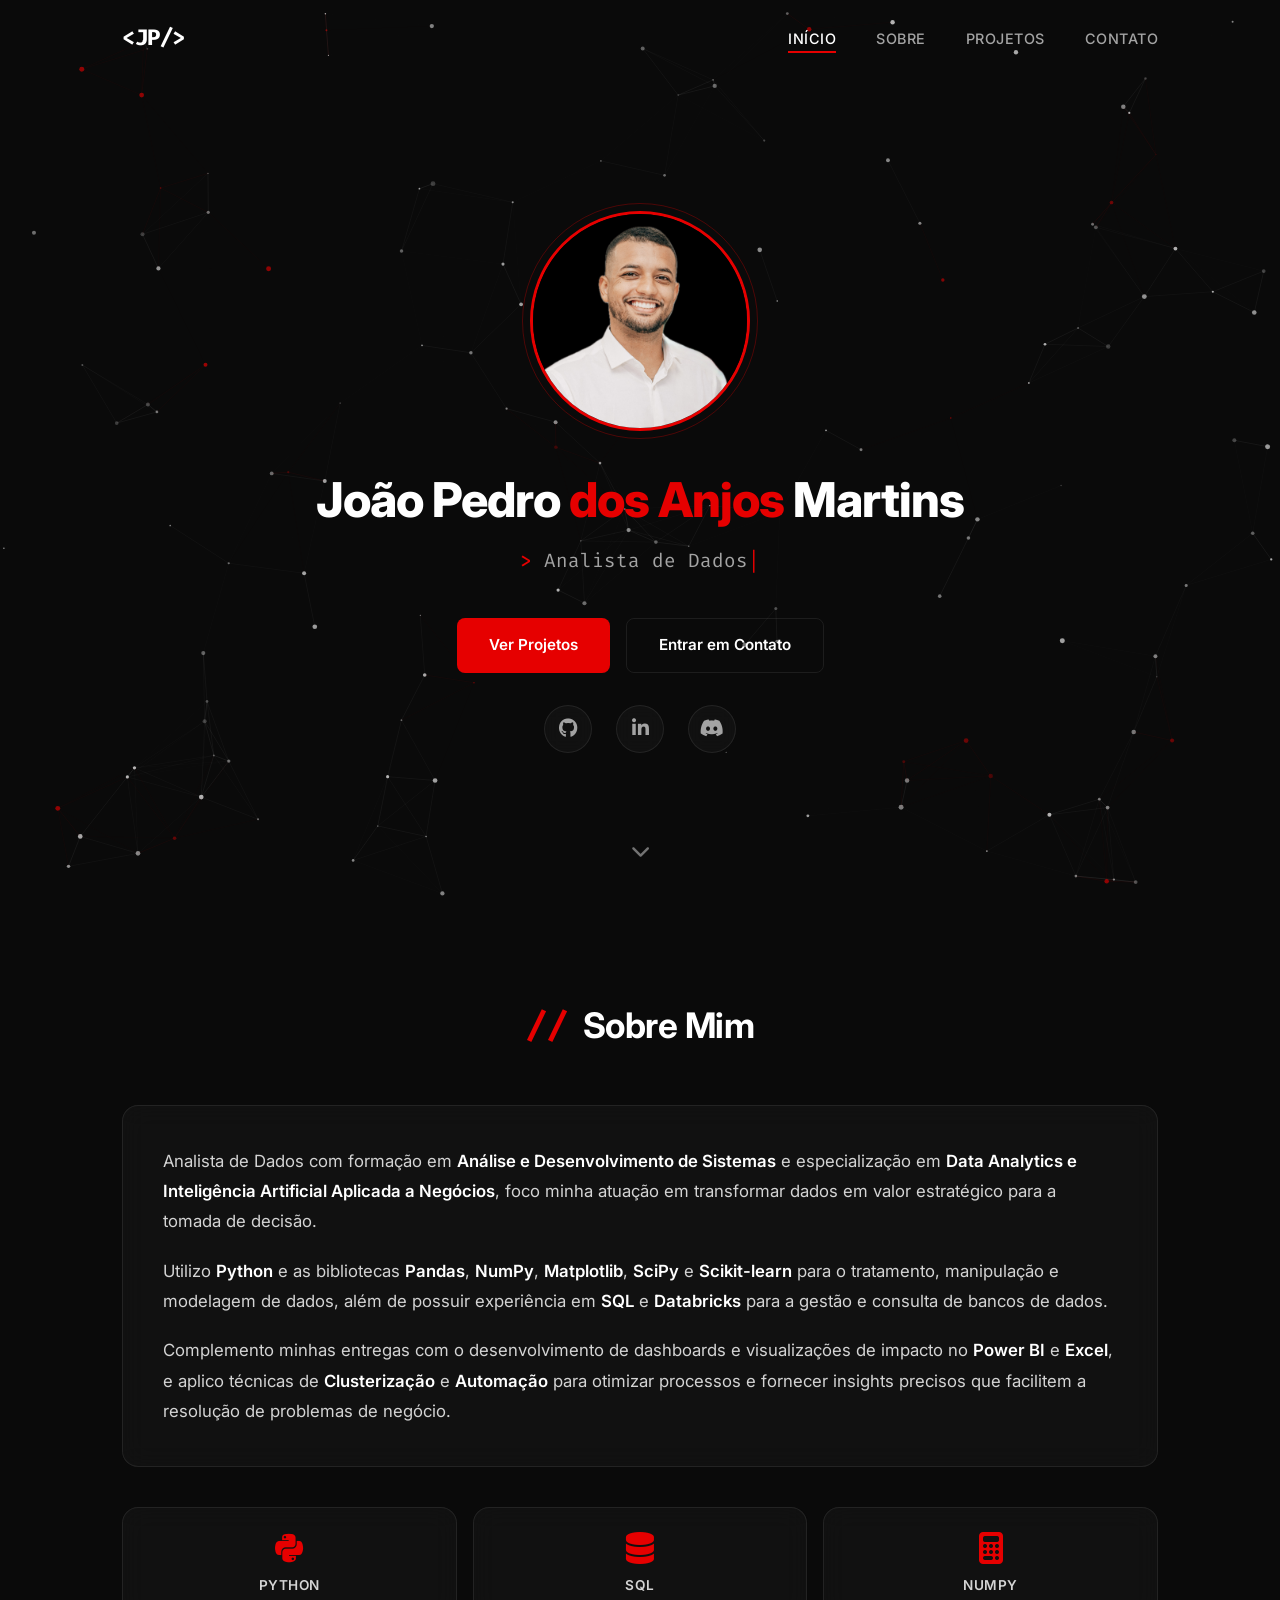
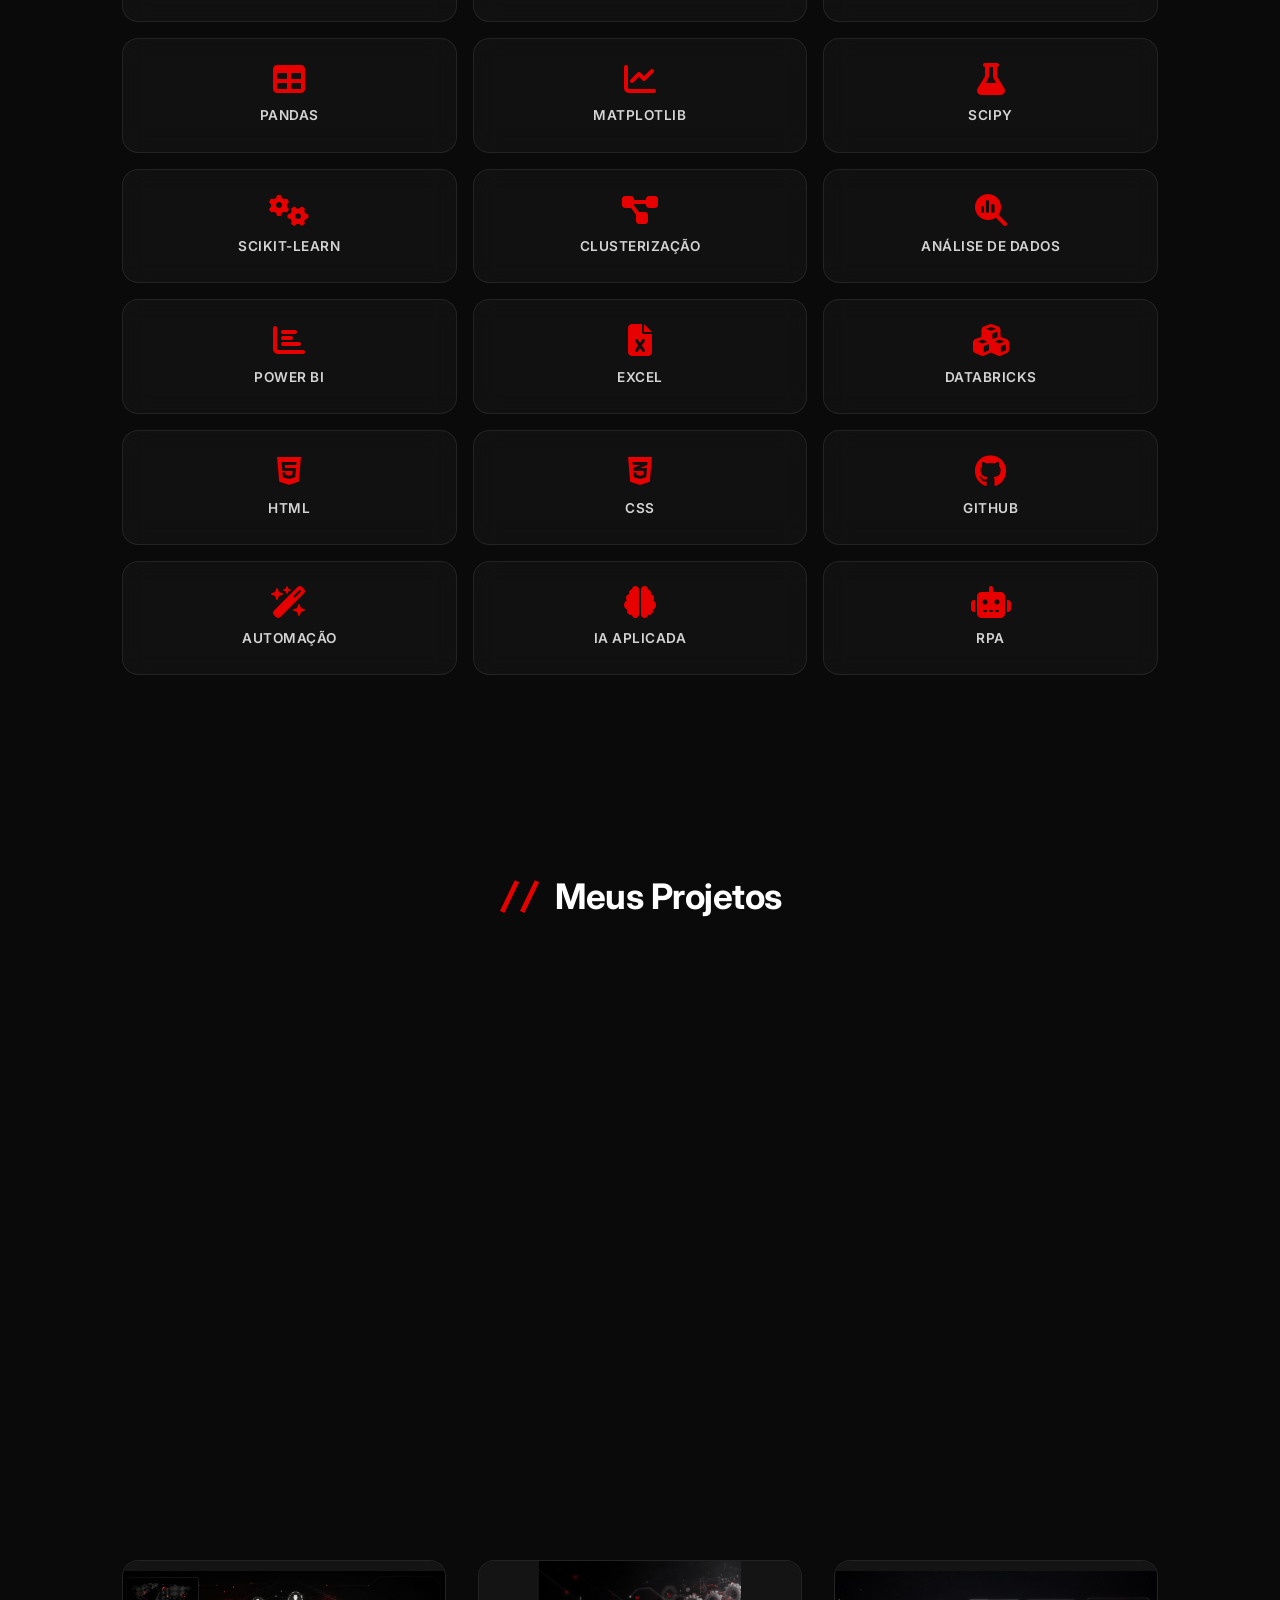
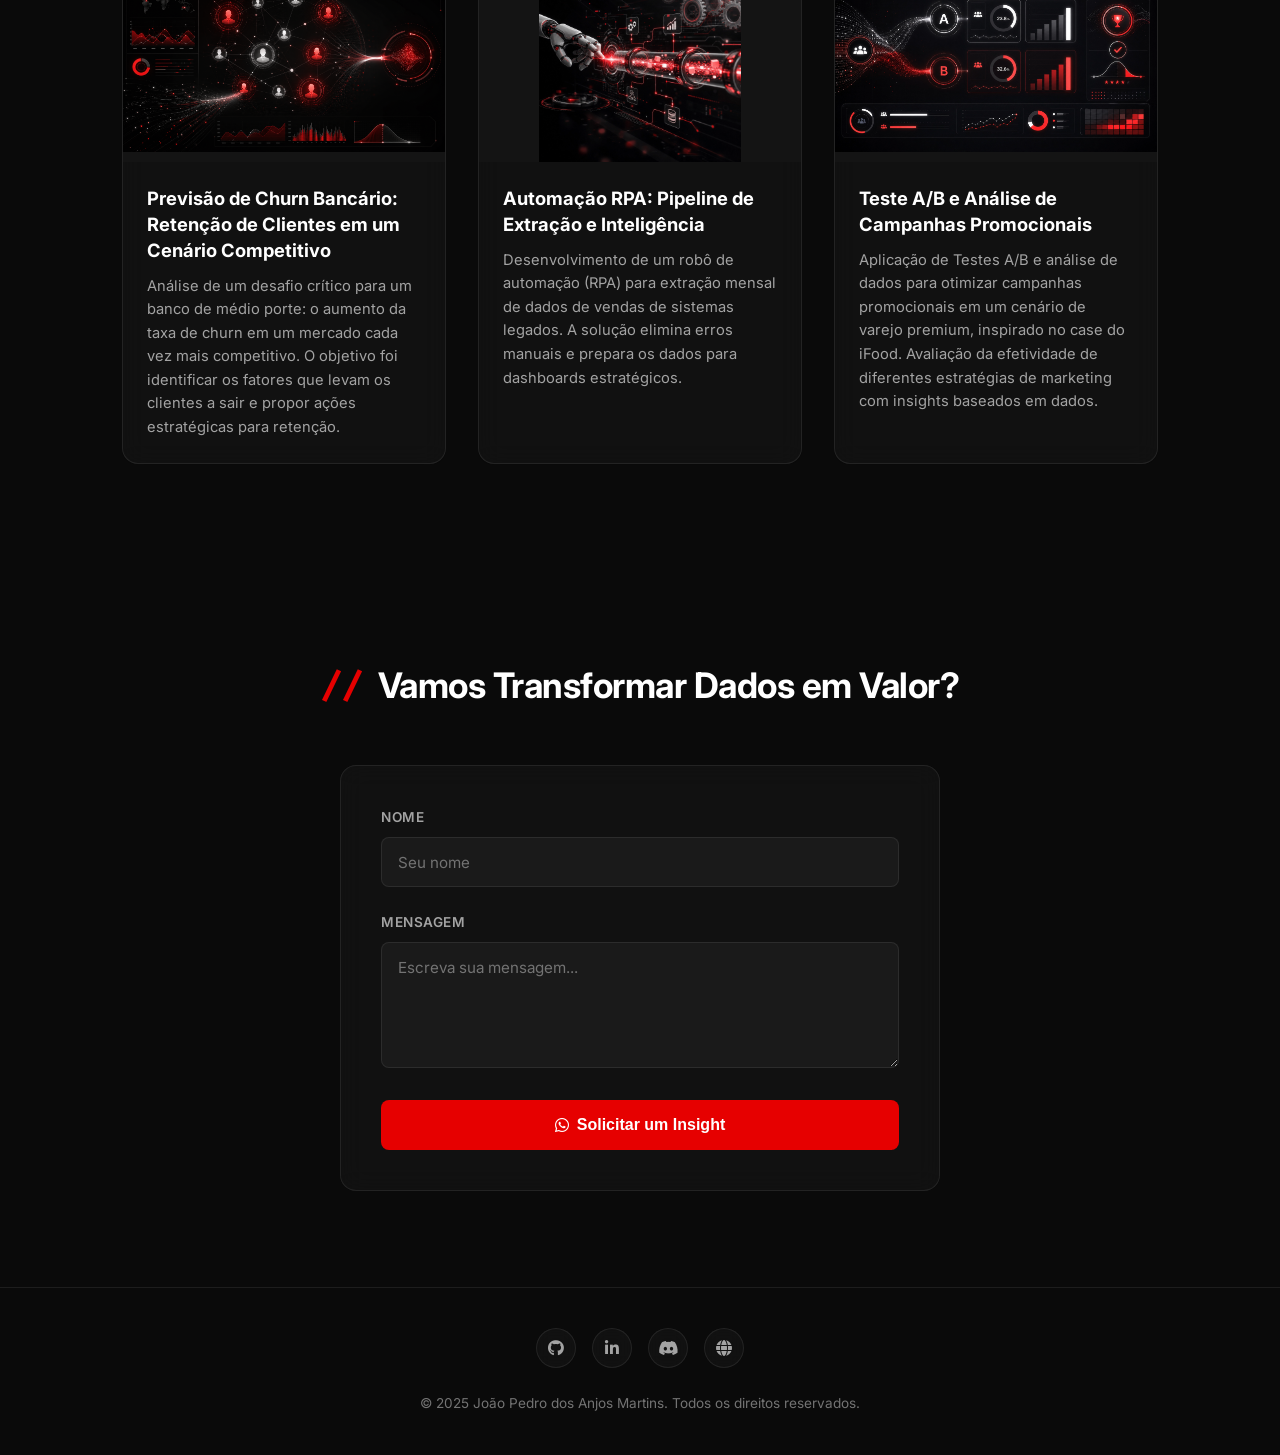
<file: index.html>
<!DOCTYPE html>
<html lang="pt-br">
<head>
    <meta charset="UTF-8">
    <meta name="viewport" content="width=device-width, initial-scale=1.0">
    <link rel="icon" type="image/png" href="./img/icone-site.png">
    <link rel="stylesheet" href="styles.css">
    <link rel="stylesheet" href="https://cdnjs.cloudflare.com/ajax/libs/font-awesome/6.5.1/css/all.min.css">
    <link href="https://fonts.googleapis.com/css2?family=Inter:wght@300;400;500;600;700;800&family=Fira+Code:wght@400;500&display=swap" rel="stylesheet">
    <title>João Pedro dos Anjos | Analista de Dados</title>
</head>
<body>

    <!-- Particle Canvas Background -->
    <canvas id="particleCanvas"></canvas>

    <!-- Navigation -->
    <nav class="navbar" id="navbar">
        <div class="nav-container">
            <a href="#inicio" class="nav-logo">&lt;JP/&gt;</a>
            <button class="nav-toggle" id="navToggle" aria-label="Menu">
                <span class="hamburger"></span>
            </button>
            <ul class="nav-menu" id="navMenu">
                <li><a href="#inicio" class="nav-link active">Início</a></li>
                <li><a href="#sobre" class="nav-link">Sobre</a></li>
                <li><a href="#projetos" class="nav-link">Projetos</a></li>
                <li><a href="#contato" class="nav-link">Contato</a></li>
            </ul>
        </div>
    </nav>

    <!-- Hero Section -->
    <section id="inicio" class="hero">
        <div class="hero-content">
            <div class="hero-image-wrapper">
                <img src="./img/joao.png" alt="João Pedro dos Anjos Martins" class="hero-photo">
                <div class="hero-image-ring"></div>
            </div>
            <h1 class="hero-title">
                João Pedro <span class="text-accent">dos Anjos</span> Martins
            </h1>
            <div class="hero-subtitle-wrapper">
                <span class="hero-subtitle-prefix">&gt;&nbsp;</span>
                <span class="hero-subtitle" id="typingText"></span>
                <span class="cursor">|</span>
            </div>
            <div class="hero-cta">
                <a href="#projetos" class="btn btn-primary">Ver Projetos</a>
                <a href="#contato" class="btn btn-outline">Entrar em Contato</a>
            </div>
            <div class="social-bar">
                <a href="https://github.com/DosAnjos013" target="_blank" rel="noopener noreferrer" class="social-link" aria-label="GitHub">
                    <span class="social-tooltip">GitHub</span>
                    <i class="fab fa-github"></i>
                </a>
                <a href="https://www.linkedin.com/in/jo%C3%A3o-pedro-dos-anjos-martins-842b7a15b" target="_blank" rel="noopener noreferrer" class="social-link" aria-label="LinkedIn">
                    <span class="social-tooltip">LinkedIn</span>
                    <i class="fab fa-linkedin-in"></i>
                </a>
                <a href="https://discord.com/users/DosAnjosM" target="_blank" rel="noopener noreferrer" class="social-link" aria-label="Discord">
                    <span class="social-tooltip">Discord</span>
                    <i class="fab fa-discord"></i>
                </a>

            </div>
        </div>
        <a href="#sobre" class="scroll-indicator" aria-label="Rolar para baixo">
            <i class="fas fa-chevron-down"></i>
        </a>
    </section>

    <!-- About Section -->
    <section id="sobre" class="section about">
        <div class="container">
            <h2 class="section-title">
                <span class="title-decoration">//</span> Sobre Mim
            </h2>
            <div class="about-content">
                <div class="about-card glass-card">
                    <p class="about-text">
                        Analista de Dados com formação em <strong>Análise e Desenvolvimento de Sistemas</strong> e especialização em <strong>Data Analytics e Inteligência Artificial Aplicada a Negócios</strong>, foco minha atuação em transformar dados em valor estratégico para a tomada de decisão.
                    </p>
                    <p class="about-text">
                        Utilizo <strong>Python</strong> e as bibliotecas <strong>Pandas</strong>, <strong>NumPy</strong>, <strong>Matplotlib</strong>, <strong>SciPy</strong> e <strong>Scikit-learn</strong> para o tratamento, manipulação e modelagem de dados, além de possuir experiência em <strong>SQL</strong> e <strong>Databricks</strong> para a gestão e consulta de bancos de dados.
                    </p>
                    <p class="about-text">
                        Complemento minhas entregas com o desenvolvimento de dashboards e visualizações de impacto no <strong>Power BI</strong> e <strong>Excel</strong>, e aplico técnicas de <strong>Clusterização</strong> e <strong>Automação</strong> para otimizar processos e fornecer insights precisos que facilitem a resolução de problemas de negócio.
                    </p>
                </div>
                <div class="skills-grid">
                    <div class="skill-item glass-card">
                        <i class="fab fa-python skill-icon"></i>
                        <span class="skill-name">Python</span>
                    </div>
                    <div class="skill-item glass-card">
                        <i class="fas fa-database skill-icon"></i>
                        <span class="skill-name">SQL</span>
                    </div>
                    <div class="skill-item glass-card">
                        <i class="fas fa-calculator skill-icon"></i>
                        <span class="skill-name">NumPy</span>
                    </div>
                    <div class="skill-item glass-card">
                        <i class="fas fa-table skill-icon"></i>
                        <span class="skill-name">Pandas</span>
                    </div>
                    <div class="skill-item glass-card">
                        <i class="fas fa-chart-line skill-icon"></i>
                        <span class="skill-name">Matplotlib</span>
                    </div>
                    <div class="skill-item glass-card">
                        <i class="fas fa-flask skill-icon"></i>
                        <span class="skill-name">SciPy</span>
                    </div>
                    <div class="skill-item glass-card">
                        <i class="fas fa-gears skill-icon"></i>
                        <span class="skill-name">Scikit-learn</span>
                    </div>
                    <div class="skill-item glass-card">
                        <i class="fas fa-diagram-project skill-icon"></i>
                        <span class="skill-name">Clusterização</span>
                    </div>
                    <div class="skill-item glass-card">
                        <i class="fas fa-magnifying-glass-chart skill-icon"></i>
                        <span class="skill-name">Análise de Dados</span>
                    </div>
                    <div class="skill-item glass-card">
                        <i class="fas fa-chart-bar skill-icon"></i>
                        <span class="skill-name">Power BI</span>
                    </div>
                    <div class="skill-item glass-card">
                        <i class="fas fa-file-excel skill-icon"></i>
                        <span class="skill-name">Excel</span>
                    </div>
                    <div class="skill-item glass-card">
                        <i class="fas fa-cubes skill-icon"></i>
                        <span class="skill-name">Databricks</span>
                    </div>
                    <div class="skill-item glass-card">
                        <i class="fab fa-html5 skill-icon"></i>
                        <span class="skill-name">HTML</span>
                    </div>
                    <div class="skill-item glass-card">
                        <i class="fab fa-css3-alt skill-icon"></i>
                        <span class="skill-name">CSS</span>
                    </div>
                    <div class="skill-item glass-card">
                        <i class="fab fa-github skill-icon"></i>
                        <span class="skill-name">GitHub</span>
                    </div>
                    <div class="skill-item glass-card">
                        <i class="fas fa-wand-magic-sparkles skill-icon"></i>
                        <span class="skill-name">Automação</span>
                    </div>
                    <div class="skill-item glass-card">
                        <i class="fas fa-brain skill-icon"></i>
                        <span class="skill-name">IA Aplicada</span>
                    </div>
                    <div class="skill-item glass-card">
                        <i class="fas fa-robot skill-icon"></i>
                        <span class="skill-name">RPA</span>
                    </div>
                </div>
            </div>
        </div>
    </section>

    <!-- Projects Section -->
    <section id="projetos" class="section projects">
        <div class="container">
            <h2 class="section-title">
                <span class="title-decoration">//</span> Meus Projetos
            </h2>
            <div class="projects-grid">
                <a href="projeto-streaming.html" class="project-card-link">
                    <article class="project-card glass-card">
                        <div class="project-image-wrapper">
                            <img src="./img/streaming.png" alt="Análise de Streaming" class="project-image">
                            <div class="project-overlay">
                                <span class="project-tag">Python</span>
                                <span class="project-tag">Pandas</span>
                                <span class="project-tag">ETL</span>
                            </div>
                        </div>
                        <div class="project-info">
                            <h3 class="project-title">Análise de Comportamento e Engajamento</h3>
                            <p class="project-description">Integração e tratamento de múltiplas bases de dados (ETL) com Python e Pandas para identificar padrões de consumo por perfil de assinante, gênero e dispositivo.</p>
                        </div>
                    </article>
                </a>

                <a href="projeto-clusterizacao.html" class="project-card-link">
                    <article class="project-card glass-card">
                        <div class="project-image-wrapper">
                            <img src="img/clusterizacao_portfolio.png" alt="Clusterização" class="project-image">
                            <div class="project-overlay">
                                <span class="project-tag">Python</span>
                                <span class="project-tag">Pandas</span>
                                <span class="project-tag">Scikit-learn</span>
                                <span class="project-tag">K-Means</span>
                            </div>
                        </div>
                        <div class="project-info">
                            <h3 class="project-title">Clusterização de Clientes para Estratégias de Retenção e Engajamento</h3>
                            <p class="project-description">Segmentação não supervisionada de +45 mil clientes com K-Means, identificando 3 perfis distintos — incluindo 8.025 recorrentes inativos em risco de churn — e propondo ações estratégicas de marketing, retenção e vendas para cada segmento. Avaliação obrigatória da pós-graduação.</p>
                        </div>
                    </article>
                </a>

                <a href="projeto-mosaico.html" class="project-card-link">
                    <article class="project-card glass-card">
                        <div class="project-image-wrapper">
                            <img src="./img/mosaico.png" alt="Dashboard Matplotlib" class="project-image">
                            <div class="project-overlay">
                                <span class="project-tag">Matplotlib</span>
                                <span class="project-tag">KPIs</span>
                                <span class="project-tag">Data Viz</span>
                            </div>
                        </div>
                        <div class="project-info">
                            <h3 class="project-title">Dashboard Estratégico com Matplotlib</h3>
                            <p class="project-description">Desenvolvimento de um mosaico visual para monitoramento de KPIs comerciais, integrando gráficos de linha, barras e pizza para comparar vendas físicas vs. digitais.</p>
                        </div>
                    </article>
                </a>

                <a href="projeto-bank-churn.html" class="project-card-link">
                    <article class="project-card glass-card">
                        <div class="project-image-wrapper">
                            <img src="img/bank_churn_portfolio.png" alt="Bank Customer Churn" class="project-image">
                            <div class="project-overlay">
                                <span class="project-tag">Python</span>
                                <span class="project-tag">Pandas</span>
                                <span class="project-tag">SciPy</span>
                            </div>
                        </div>
                        <div class="project-info">
                            <h3 class="project-title">Previsão de Churn Bancário: Retenção de Clientes em um Cenário Competitivo</h3>
                            <p class="project-description">Análise de um desafio crítico para um banco de médio porte: o aumento da taxa de churn em um mercado cada vez mais competitivo. O objetivo foi identificar os fatores que levam os clientes a sair e propor ações estratégicas para retenção.</p>
                        </div>
                    </article>
                </a>

                <a href="projeto-automacao.html" class="project-card-link">
                    <article class="project-card glass-card">
                        <div class="project-image-wrapper">
                            <img src="./img/automacao.png" alt="Automação RPA" class="project-image">
                            <div class="project-overlay">
                                <span class="project-tag">RPA</span>
                                <span class="project-tag">Automação</span>
                                <span class="project-tag">Pipeline</span>
                            </div>
                        </div>
                        <div class="project-info">
                            <h3 class="project-title">Automação RPA: Pipeline de Extração e Inteligência</h3>
                            <p class="project-description">Desenvolvimento de um robô de automação (RPA) para extração mensal de dados de vendas de sistemas legados. A solução elimina erros manuais e prepara os dados para dashboards estratégicos.</p>
                        </div>
                    </article>
                </a>

                <a href="projeto-ifood.html" class="project-card-link">
                    <article class="project-card glass-card">
                        <div class="project-image-wrapper">
                            <img src="img/ifood_ab_test_portfolio.png" alt="Teste A/B iFood" class="project-image">
                            <div class="project-overlay">
                                <span class="project-tag">Python</span>
                                <span class="project-tag">Pandas</span>
                                <span class="project-tag">SciPy</span>
                            </div>
                        </div>
                        <div class="project-info">
                            <h3 class="project-title">Teste A/B e Análise de Campanhas Promocionais</h3>
                            <p class="project-description">Aplicação de Testes A/B e análise de dados para otimizar campanhas promocionais em um cenário de varejo premium, inspirado no case do iFood. Avaliação da efetividade de diferentes estratégias de marketing com insights baseados em dados.</p>
                        </div>
                    </article>
                </a>
            </div>
        </div>
    </section>

    <!-- Contact Section -->
    <section id="contato" class="section contact">
        <div class="container">
            <h2 class="section-title">
                <span class="title-decoration">//</span> Vamos Transformar Dados em Valor?
            </h2>
            <form id="formulario" class="contact-form glass-card" onsubmit="enviarWhats(event)">
                <div class="form-group">
                    <label for="nome" class="form-label">Nome</label>
                    <input type="text" id="nome" class="form-input" placeholder="Seu nome" required>
                </div>
                <div class="form-group">
                    <label for="mensagem" class="form-label">Mensagem</label>
                    <textarea id="mensagem" class="form-input form-textarea" placeholder="Escreva sua mensagem..." rows="5" required></textarea>
                </div>
                <button type="submit" class="btn btn-primary btn-full">
                    <i class="fab fa-whatsapp"></i> Solicitar um Insight
                </button>
            </form>
        </div>
    </section>

    <!-- Footer -->
    <footer class="footer">
        <div class="container">
            <div class="footer-content">
                <div class="footer-social">
                    <a href="https://github.com/DosAnjos013" target="_blank" rel="noopener noreferrer" class="social-link" aria-label="GitHub">
                        <i class="fab fa-github"></i>
                    </a>
                    <a href="https://www.linkedin.com/in/jo%C3%A3o-pedro-dos-anjos-martins-842b7a15b" target="_blank" rel="noopener noreferrer" class="social-link" aria-label="LinkedIn">
                        <i class="fab fa-linkedin-in"></i>
                    </a>
                    <a href="https://discord.com/users/DosAnjosM" target="_blank" rel="noopener noreferrer" class="social-link" aria-label="Discord">
                        <i class="fab fa-discord"></i>
                    </a>
                    <a href="https://jpdosanjos.com.br/" target="_blank" rel="noopener noreferrer" class="social-link" aria-label="Website">
                        <i class="fas fa-globe"></i>
                    </a>
                </div>
                <p class="footer-text">&copy; 2025 João Pedro dos Anjos Martins. Todos os direitos reservados.</p>
            </div>
        </div>
    </footer>

    <script>
        // ========== INTERACTIVE PARTICLE BACKGROUND ==========
        var canvas = document.getElementById('particleCanvas');
        var ctx = canvas.getContext('2d');
        var particles = [];
        var mouse = { x: null, y: null, radius: 150 };
        var animationId;

        function resizeCanvas() {
            canvas.width = window.innerWidth;
            canvas.height = window.innerHeight;
        }
        resizeCanvas();
        window.addEventListener('resize', resizeCanvas);

        function createParticle() {
            return {
                x: Math.random() * canvas.width,
                y: Math.random() * canvas.height,
                size: Math.random() * 2 + 0.5,
                speedX: (Math.random() - 0.5) * 0.8,
                speedY: (Math.random() - 0.5) * 0.8,
                isRed: Math.random() < 0.15,
                opacity: Math.random() * 0.5 + 0.2
            };
        }

        function updateParticle(p) {
            p.x += p.speedX;
            p.y += p.speedY;
            if (p.x > canvas.width) p.x = 0;
            if (p.x < 0) p.x = canvas.width;
            if (p.y > canvas.height) p.y = 0;
            if (p.y < 0) p.y = canvas.height;
            if (mouse.x !== null && mouse.y !== null) {
                var dx = mouse.x - p.x;
                var dy = mouse.y - p.y;
                var dist = Math.sqrt(dx * dx + dy * dy);
                if (dist < mouse.radius) {
                    var force = (mouse.radius - dist) / mouse.radius;
                    p.x -= dx * force * 0.02;
                    p.y -= dy * force * 0.02;
                }
            }
        }

        function drawParticle(p) {
            ctx.beginPath();
            ctx.arc(p.x, p.y, p.size, 0, Math.PI * 2);
            if (p.isRed) {
                ctx.fillStyle = 'rgba(230, 0, 0, ' + p.opacity + ')';
            } else {
                ctx.fillStyle = 'rgba(255, 255, 255, ' + p.opacity + ')';
            }
            ctx.fill();
        }

        function initParticles() {
            particles = [];
            var count = Math.min(Math.floor((canvas.width * canvas.height) / 8000), 150);
            for (var i = 0; i < count; i++) {
                particles.push(createParticle());
            }
        }
        initParticles();
        window.addEventListener('resize', initParticles);

        function connectParticles() {
            var maxDist = 120;
            for (var a = 0; a < particles.length; a++) {
                for (var b = a + 1; b < particles.length; b++) {
                    var dx = particles[a].x - particles[b].x;
                    var dy = particles[a].y - particles[b].y;
                    var dist = Math.sqrt(dx * dx + dy * dy);
                    if (dist < maxDist) {
                        var opacity = (1 - dist / maxDist) * 0.15;
                        if (particles[a].isRed || particles[b].isRed) {
                            ctx.strokeStyle = 'rgba(230, 0, 0, ' + opacity + ')';
                        } else {
                            ctx.strokeStyle = 'rgba(255, 255, 255, ' + opacity + ')';
                        }
                        ctx.lineWidth = 0.5;
                        ctx.beginPath();
                        ctx.moveTo(particles[a].x, particles[a].y);
                        ctx.lineTo(particles[b].x, particles[b].y);
                        ctx.stroke();
                    }
                }
            }
        }

        function animateParticles() {
            ctx.clearRect(0, 0, canvas.width, canvas.height);
            for (var i = 0; i < particles.length; i++) {
                updateParticle(particles[i]);
                drawParticle(particles[i]);
            }
            connectParticles();
            animationId = requestAnimationFrame(animateParticles);
        }
        animateParticles();

        window.addEventListener('mousemove', function(e) {
            mouse.x = e.x;
            mouse.y = e.y;
        });
        window.addEventListener('mouseleave', function() {
            mouse.x = null;
            mouse.y = null;
        });
        window.addEventListener('touchmove', function(e) {
            mouse.x = e.touches[0].clientX;
            mouse.y = e.touches[0].clientY;
        });
        window.addEventListener('touchend', function() {
            mouse.x = null;
            mouse.y = null;
        });

        // ========== TYPING EFFECT ==========
        var typingTexts = [
            'Analista de Dados',
            'Python Developer',
            'Power BI Specialist',
            'Data-Driven Problem Solver'
        ];
        var txtIdx = 0;
        var chrIdx = 0;
        var deleting = false;
        var typingEl = document.getElementById('typingText');

        function typeEffect() {
            var cur = typingTexts[txtIdx];
            if (deleting) {
                typingEl.textContent = cur.substring(0, chrIdx - 1);
                chrIdx--;
            } else {
                typingEl.textContent = cur.substring(0, chrIdx + 1);
                chrIdx++;
            }
            var spd = deleting ? 40 : 80;
            if (!deleting && chrIdx === cur.length) {
                spd = 2000;
                deleting = true;
            } else if (deleting && chrIdx === 0) {
                deleting = false;
                txtIdx = (txtIdx + 1) % typingTexts.length;
                spd = 500;
            }
            setTimeout(typeEffect, spd);
        }
        typeEffect();

        // ========== NAVBAR SCROLL EFFECT ==========
        var navbarEl = document.getElementById('navbar');
        window.addEventListener('scroll', function() {
            if (window.scrollY > 50) {
                navbarEl.classList.add('scrolled');
            } else {
                navbarEl.classList.remove('scrolled');
            }
        });

        // ========== MOBILE MENU ==========
        var navToggle = document.getElementById('navToggle');
        var navMenu = document.getElementById('navMenu');
        navToggle.addEventListener('click', function() {
            navToggle.classList.toggle('active');
            navMenu.classList.toggle('active');
        });
        document.querySelectorAll('.nav-link').forEach(function(link) {
            link.addEventListener('click', function() {
                navToggle.classList.remove('active');
                navMenu.classList.remove('active');
            });
        });

        // ========== ACTIVE NAV LINK ON SCROLL ==========
        var allSections = document.querySelectorAll('section');
        var allNavLinks = document.querySelectorAll('.nav-link');
        window.addEventListener('scroll', function() {
            var current = '';
            allSections.forEach(function(section) {
                var sectionTop = section.offsetTop - 100;
                if (window.scrollY >= sectionTop) {
                    current = section.getAttribute('id');
                }
            });
            allNavLinks.forEach(function(link) {
                link.classList.remove('active');
                if (link.getAttribute('href') === '#' + current) {
                    link.classList.add('active');
                }
            });
        });

        // ========== SCROLL REVEAL ANIMATION ==========
        var obsOpts = { threshold: 0.1, rootMargin: '0px 0px -50px 0px' };
        var observer = new IntersectionObserver(function(entries) {
            entries.forEach(function(entry) {
                if (entry.isIntersecting) {
                    entry.target.classList.add('revealed');
                }
            });
        }, obsOpts);
        document.querySelectorAll('.glass-card, .section-title, .skill-item').forEach(function(el) {
            el.classList.add('reveal');
            observer.observe(el);
        });

        // ========== WHATSAPP FUNCTION ==========
        function enviarWhats(event) {
            event.preventDefault();
            var nome = document.getElementById('nome').value;
            var mensagem = document.getElementById('mensagem').value;
            var telefone = '5513974239973';
            var texto = 'Ol\u00e1! Me chamo ' + nome + ', ' + mensagem;
            var msgFormatada = encodeURIComponent(texto);
            var url = 'https://api.whatsapp.com/send?phone=' + telefone + '&text=' + msgFormatada;
            window.open(url, '_blank');
        }
    </script>

</body>
</html>
</file>
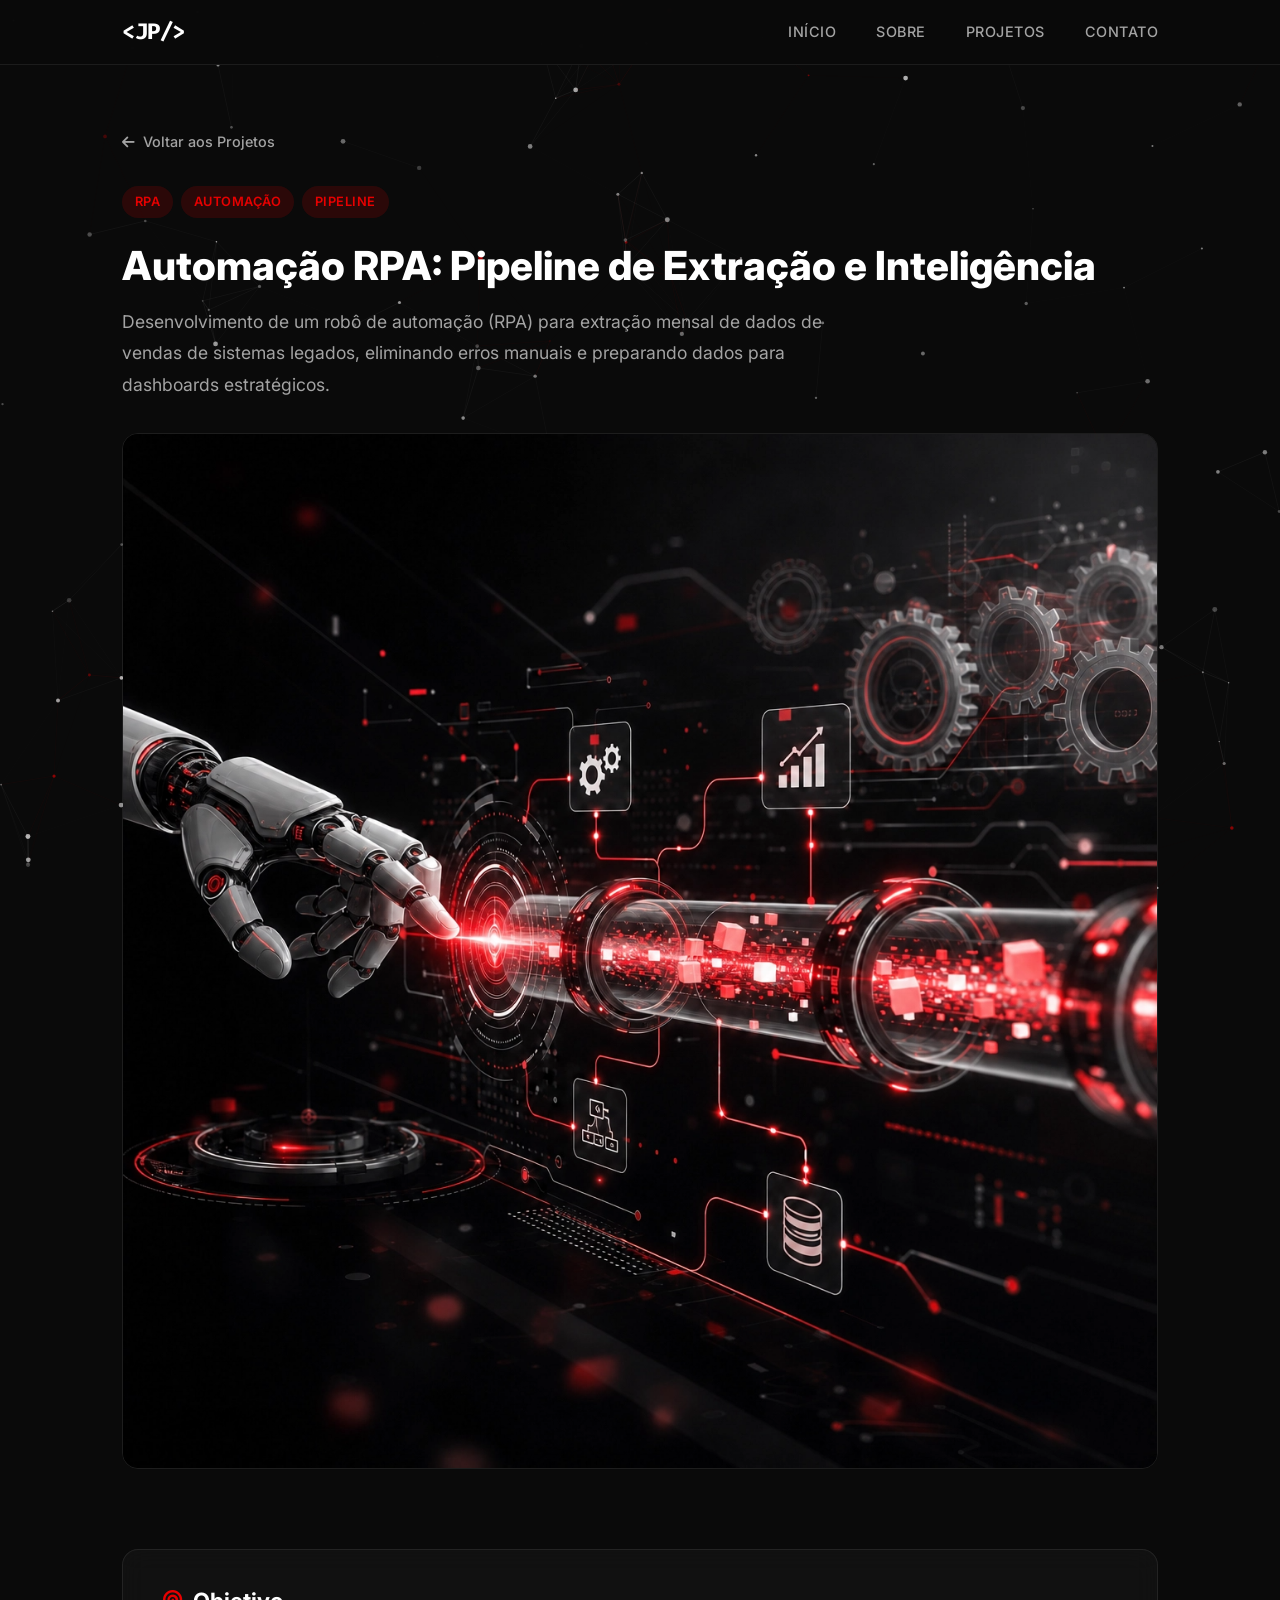
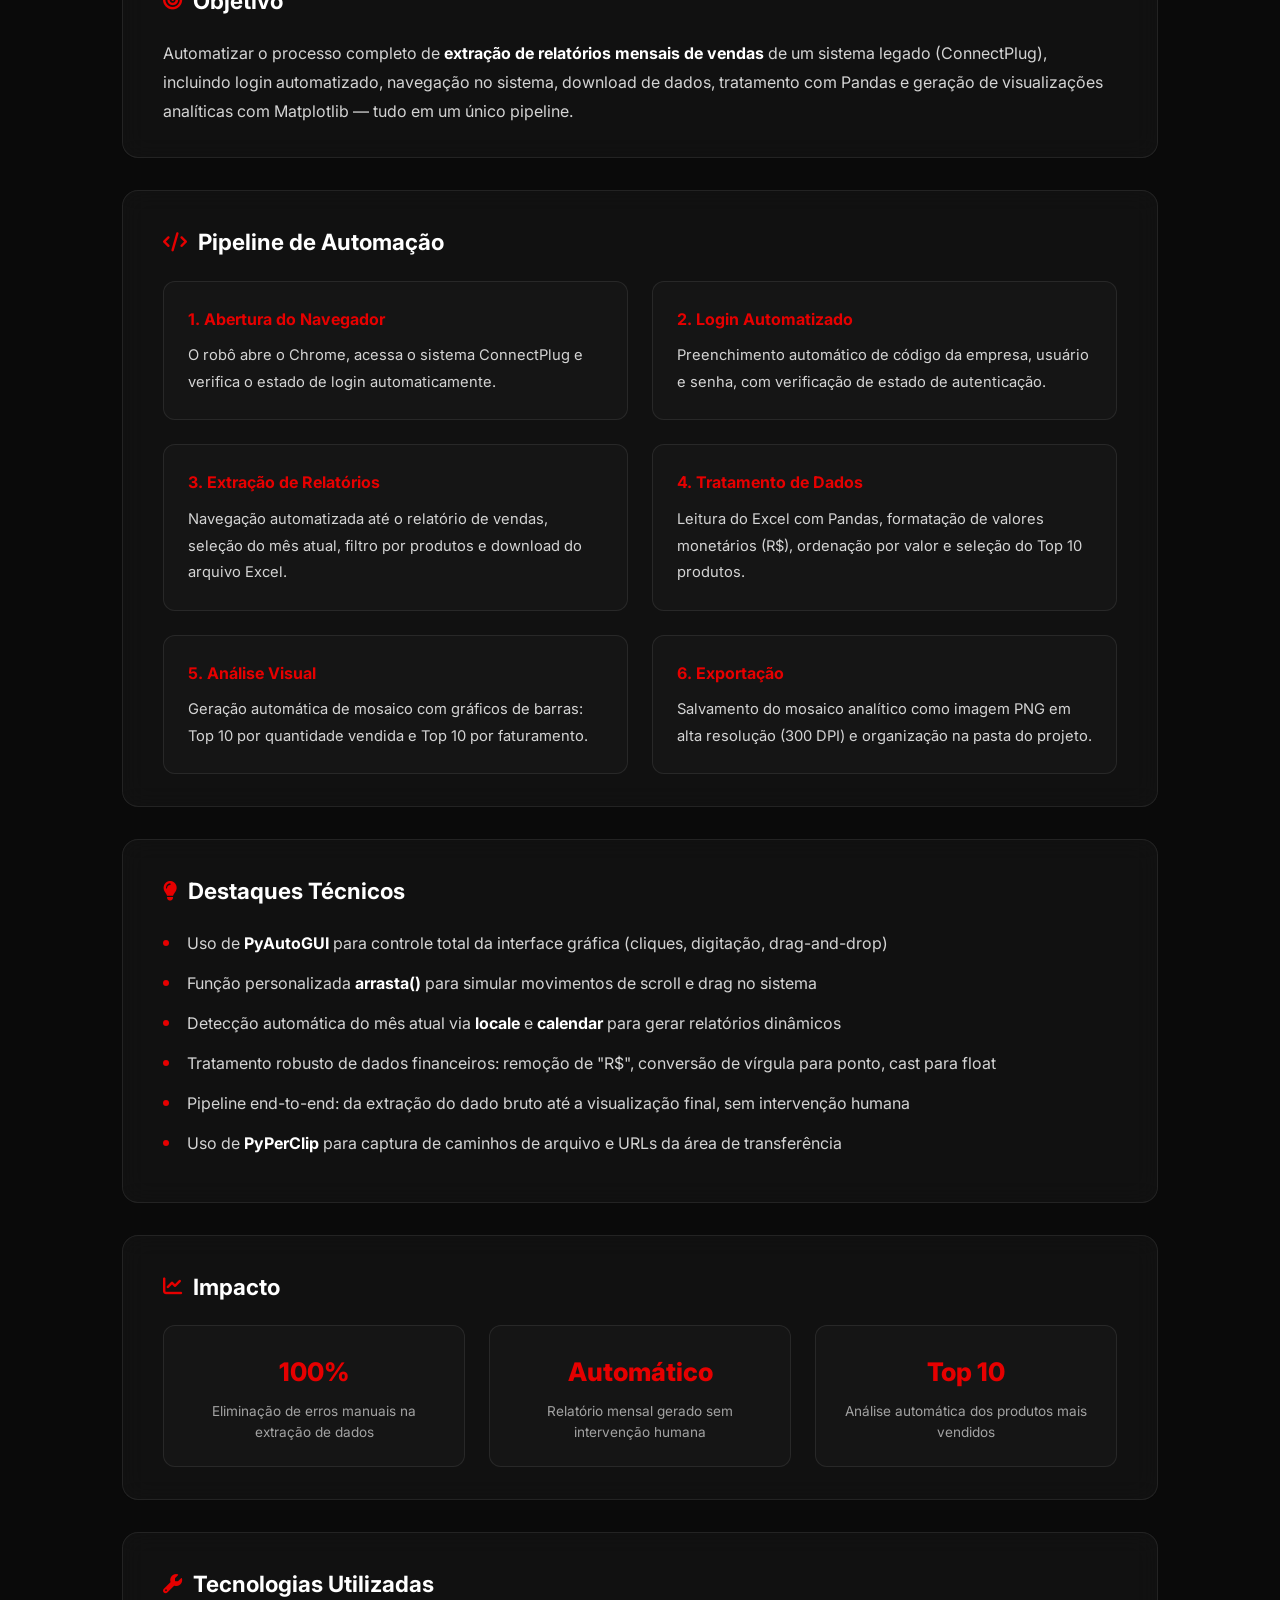
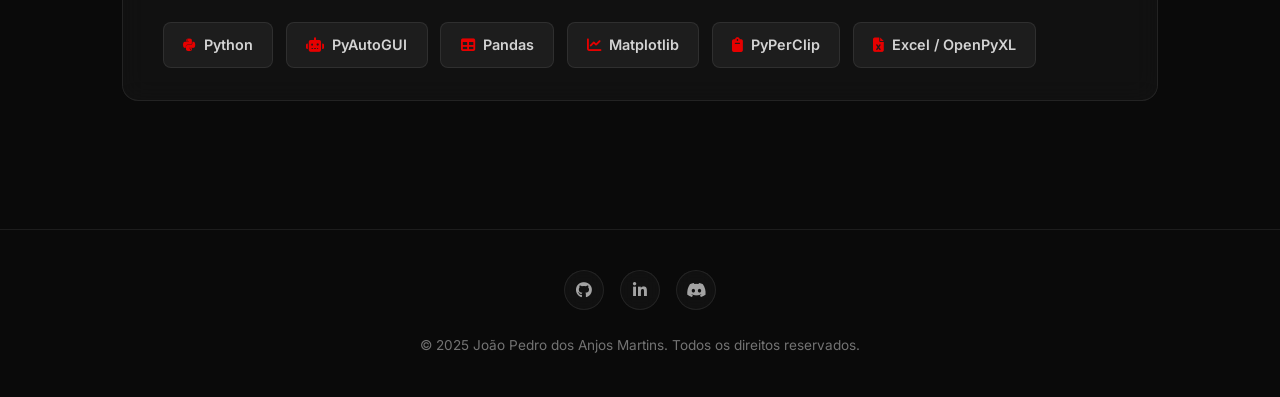
<file: projeto-automacao.html>
<!DOCTYPE html>
<html lang="pt-br">
<head>
    <meta charset="UTF-8">
    <meta name="viewport" content="width=device-width, initial-scale=1.0">
    <link rel="icon" type="image/png" href="./img/icone-site.png">
    <link rel="stylesheet" href="styles.css">
    <link rel="stylesheet" href="projeto.css">
    <link rel="stylesheet" href="https://cdnjs.cloudflare.com/ajax/libs/font-awesome/6.5.1/css/all.min.css">
    <link href="https://fonts.googleapis.com/css2?family=Inter:wght@300;400;500;600;700;800&family=Fira+Code:wght@400;500&display=swap" rel="stylesheet">
    <title>Automação RPA | João Pedro dos Anjos</title>
</head>
<body>

    <canvas id="particleCanvas"></canvas>

    <nav class="navbar scrolled" id="navbar">
        <div class="nav-container">
            <a href="index.html" class="nav-logo">&lt;JP/&gt;</a>
            <ul class="nav-menu" id="navMenu">
                <li><a href="index.html" class="nav-link">Início</a></li>
                <li><a href="index.html#sobre" class="nav-link">Sobre</a></li>
                <li><a href="index.html#projetos" class="nav-link">Projetos</a></li>
                <li><a href="index.html#contato" class="nav-link">Contato</a></li>
            </ul>
        </div>
    </nav>

    <section class="project-hero">
        <div class="container">
            <a href="index.html#projetos" class="btn-back"><i class="fas fa-arrow-left"></i> Voltar aos Projetos</a>
            <div class="project-hero-content">
                <div class="project-hero-tags">
                    <span class="project-tag">RPA</span>
                    <span class="project-tag">Automação</span>
                    <span class="project-tag">Pipeline</span>
                </div>
                <h1 class="project-hero-title">Automação RPA: Pipeline de Extração e Inteligência</h1>
                <p class="project-hero-subtitle">Desenvolvimento de um robô de automação (RPA) para extração mensal de dados de vendas de sistemas legados, eliminando erros manuais e preparando dados para dashboards estratégicos.</p>
            </div>
            <div class="project-hero-image">
                <img src="./img/automacao.png" alt="Automação RPA">
            </div>
        </div>
    </section>

    <section class="project-detail section">
        <div class="container">

            <div class="detail-block glass-card">
                <h2 class="detail-title"><i class="fas fa-bullseye"></i> Objetivo</h2>
                <p>Automatizar o processo completo de <strong>extração de relatórios mensais de vendas</strong> de um sistema legado (ConnectPlug), incluindo login automatizado, navegação no sistema, download de dados, tratamento com Pandas e geração de visualizações analíticas com Matplotlib — tudo em um único pipeline.</p>
            </div>

            <div class="detail-block glass-card">
                <h2 class="detail-title"><i class="fas fa-code"></i> Pipeline de Automação</h2>
                <div class="methodology-grid">
                    <div class="method-item">
                        <h3>1. Abertura do Navegador</h3>
                        <p>O robô abre o Chrome, acessa o sistema ConnectPlug e verifica o estado de login automaticamente.</p>
                    </div>
                    <div class="method-item">
                        <h3>2. Login Automatizado</h3>
                        <p>Preenchimento automático de código da empresa, usuário e senha, com verificação de estado de autenticação.</p>
                    </div>
                    <div class="method-item">
                        <h3>3. Extração de Relatórios</h3>
                        <p>Navegação automatizada até o relatório de vendas, seleção do mês atual, filtro por produtos e download do arquivo Excel.</p>
                    </div>
                    <div class="method-item">
                        <h3>4. Tratamento de Dados</h3>
                        <p>Leitura do Excel com Pandas, formatação de valores monetários (R$), ordenação por valor e seleção do Top 10 produtos.</p>
                    </div>
                    <div class="method-item">
                        <h3>5. Análise Visual</h3>
                        <p>Geração automática de mosaico com gráficos de barras: Top 10 por quantidade vendida e Top 10 por faturamento.</p>
                    </div>
                    <div class="method-item">
                        <h3>6. Exportação</h3>
                        <p>Salvamento do mosaico analítico como imagem PNG em alta resolução (300 DPI) e organização na pasta do projeto.</p>
                    </div>
                </div>
            </div>

            <div class="detail-block glass-card">
                <h2 class="detail-title"><i class="fas fa-lightbulb"></i> Destaques Técnicos</h2>
                <ul class="detail-list">
                    <li>Uso de <strong>PyAutoGUI</strong> para controle total da interface gráfica (cliques, digitação, drag-and-drop)</li>
                    <li>Função personalizada <strong>arrasta()</strong> para simular movimentos de scroll e drag no sistema</li>
                    <li>Detecção automática do mês atual via <strong>locale</strong> e <strong>calendar</strong> para gerar relatórios dinâmicos</li>
                    <li>Tratamento robusto de dados financeiros: remoção de "R$", conversão de vírgula para ponto, cast para float</li>
                    <li>Pipeline end-to-end: da extração do dado bruto até a visualização final, sem intervenção humana</li>
                    <li>Uso de <strong>PyPerClip</strong> para captura de caminhos de arquivo e URLs da área de transferência</li>
                </ul>
            </div>

            <div class="detail-block glass-card">
                <h2 class="detail-title"><i class="fas fa-chart-line"></i> Impacto</h2>
                <div class="results-grid">
                    <div class="result-item">
                        <span class="result-highlight">100%</span>
                        <span class="result-label">Eliminação de erros manuais na extração de dados</span>
                    </div>
                    <div class="result-item">
                        <span class="result-highlight">Automático</span>
                        <span class="result-label">Relatório mensal gerado sem intervenção humana</span>
                    </div>
                    <div class="result-item">
                        <span class="result-highlight">Top 10</span>
                        <span class="result-label">Análise automática dos produtos mais vendidos</span>
                    </div>
                </div>
            </div>

            <div class="detail-block glass-card">
                <h2 class="detail-title"><i class="fas fa-wrench"></i> Tecnologias Utilizadas</h2>
                <div class="tech-tags">
                    <span class="tech-tag"><i class="fab fa-python"></i> Python</span>
                    <span class="tech-tag"><i class="fas fa-robot"></i> PyAutoGUI</span>
                    <span class="tech-tag"><i class="fas fa-table"></i> Pandas</span>
                    <span class="tech-tag"><i class="fas fa-chart-line"></i> Matplotlib</span>
                    <span class="tech-tag"><i class="fas fa-clipboard"></i> PyPerClip</span>
                    <span class="tech-tag"><i class="fas fa-file-excel"></i> Excel / OpenPyXL</span>
                </div>
            </div>

        </div>
    </section>

    <footer class="footer">
        <div class="container">
            <div class="footer-content">
                <div class="footer-social">
                    <a href="https://github.com/DosAnjos013" target="_blank" rel="noopener noreferrer" class="social-link" aria-label="GitHub"><i class="fab fa-github"></i></a>
                    <a href="https://www.linkedin.com/in/jo%C3%A3o-pedro-dos-anjos-martins-842b7a15b" target="_blank" rel="noopener noreferrer" class="social-link" aria-label="LinkedIn"><i class="fab fa-linkedin-in"></i></a>
                    <a href="https://discord.com/users/DosAnjosM" target="_blank" rel="noopener noreferrer" class="social-link" aria-label="Discord"><i class="fab fa-discord"></i></a>
                </div>
                <p class="footer-text">&copy; 2025 João Pedro dos Anjos Martins. Todos os direitos reservados.</p>
            </div>
        </div>
    </footer>

    <script>
        var canvas=document.getElementById('particleCanvas');var ctx=canvas.getContext('2d');var particles=[];var mouse={x:null,y:null,radius:150};
        function resizeCanvas(){canvas.width=window.innerWidth;canvas.height=window.innerHeight;}resizeCanvas();window.addEventListener('resize',resizeCanvas);
        function createParticle(){return{x:Math.random()*canvas.width,y:Math.random()*canvas.height,size:Math.random()*2+0.5,speedX:(Math.random()-0.5)*0.8,speedY:(Math.random()-0.5)*0.8,isRed:Math.random()<0.15,opacity:Math.random()*0.5+0.2};}
        function updateParticle(p){p.x+=p.speedX;p.y+=p.speedY;if(p.x>canvas.width)p.x=0;if(p.x<0)p.x=canvas.width;if(p.y>canvas.height)p.y=0;if(p.y<0)p.y=canvas.height;if(mouse.x!==null){var dx=mouse.x-p.x,dy=mouse.y-p.y,dist=Math.sqrt(dx*dx+dy*dy);if(dist<mouse.radius){var f=(mouse.radius-dist)/mouse.radius;p.x-=dx*f*0.02;p.y-=dy*f*0.02;}}}
        function drawParticle(p){ctx.beginPath();ctx.arc(p.x,p.y,p.size,0,Math.PI*2);ctx.fillStyle=p.isRed?'rgba(230,0,0,'+p.opacity+')':'rgba(255,255,255,'+p.opacity+')';ctx.fill();}
        function initParticles(){particles=[];var c=Math.min(Math.floor((canvas.width*canvas.height)/8000),150);for(var i=0;i<c;i++)particles.push(createParticle());}initParticles();window.addEventListener('resize',initParticles);
        function connectParticles(){for(var a=0;a<particles.length;a++)for(var b=a+1;b<particles.length;b++){var dx=particles[a].x-particles[b].x,dy=particles[a].y-particles[b].y,d=Math.sqrt(dx*dx+dy*dy);if(d<120){var o=(1-d/120)*0.15;ctx.strokeStyle=(particles[a].isRed||particles[b].isRed)?'rgba(230,0,0,'+o+')':'rgba(255,255,255,'+o+')';ctx.lineWidth=0.5;ctx.beginPath();ctx.moveTo(particles[a].x,particles[a].y);ctx.lineTo(particles[b].x,particles[b].y);ctx.stroke();}}}
        function animate(){ctx.clearRect(0,0,canvas.width,canvas.height);for(var i=0;i<particles.length;i++){updateParticle(particles[i]);drawParticle(particles[i]);}connectParticles();requestAnimationFrame(animate);}animate();
        window.addEventListener('mousemove',function(e){mouse.x=e.x;mouse.y=e.y;});window.addEventListener('mouseleave',function(){mouse.x=null;mouse.y=null;});
        var obsOpts={threshold:0.1,rootMargin:'0px 0px -50px 0px'};var observer=new IntersectionObserver(function(entries){entries.forEach(function(entry){if(entry.isIntersecting)entry.target.classList.add('revealed');});},obsOpts);
        document.querySelectorAll('.glass-card,.detail-title').forEach(function(el){el.classList.add('reveal');observer.observe(el);});
    </script>
</body>
</html>
</file>
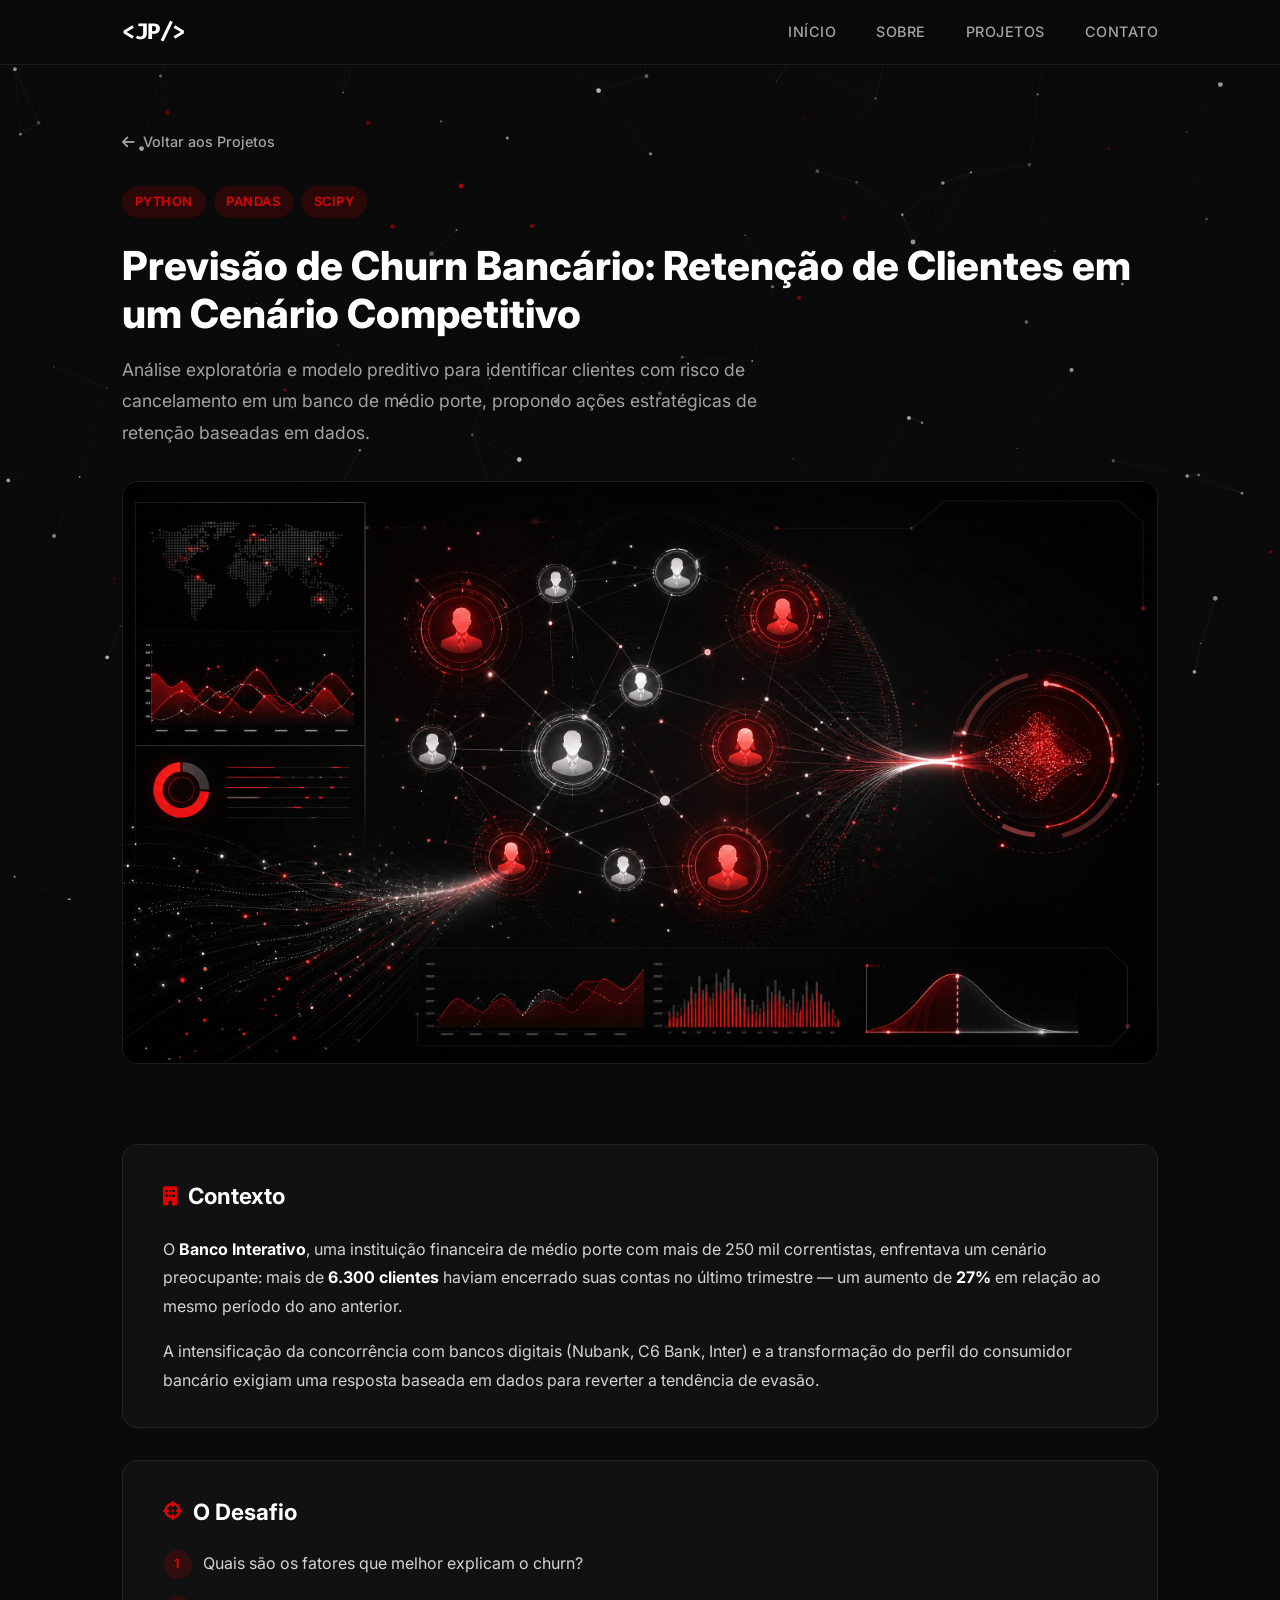
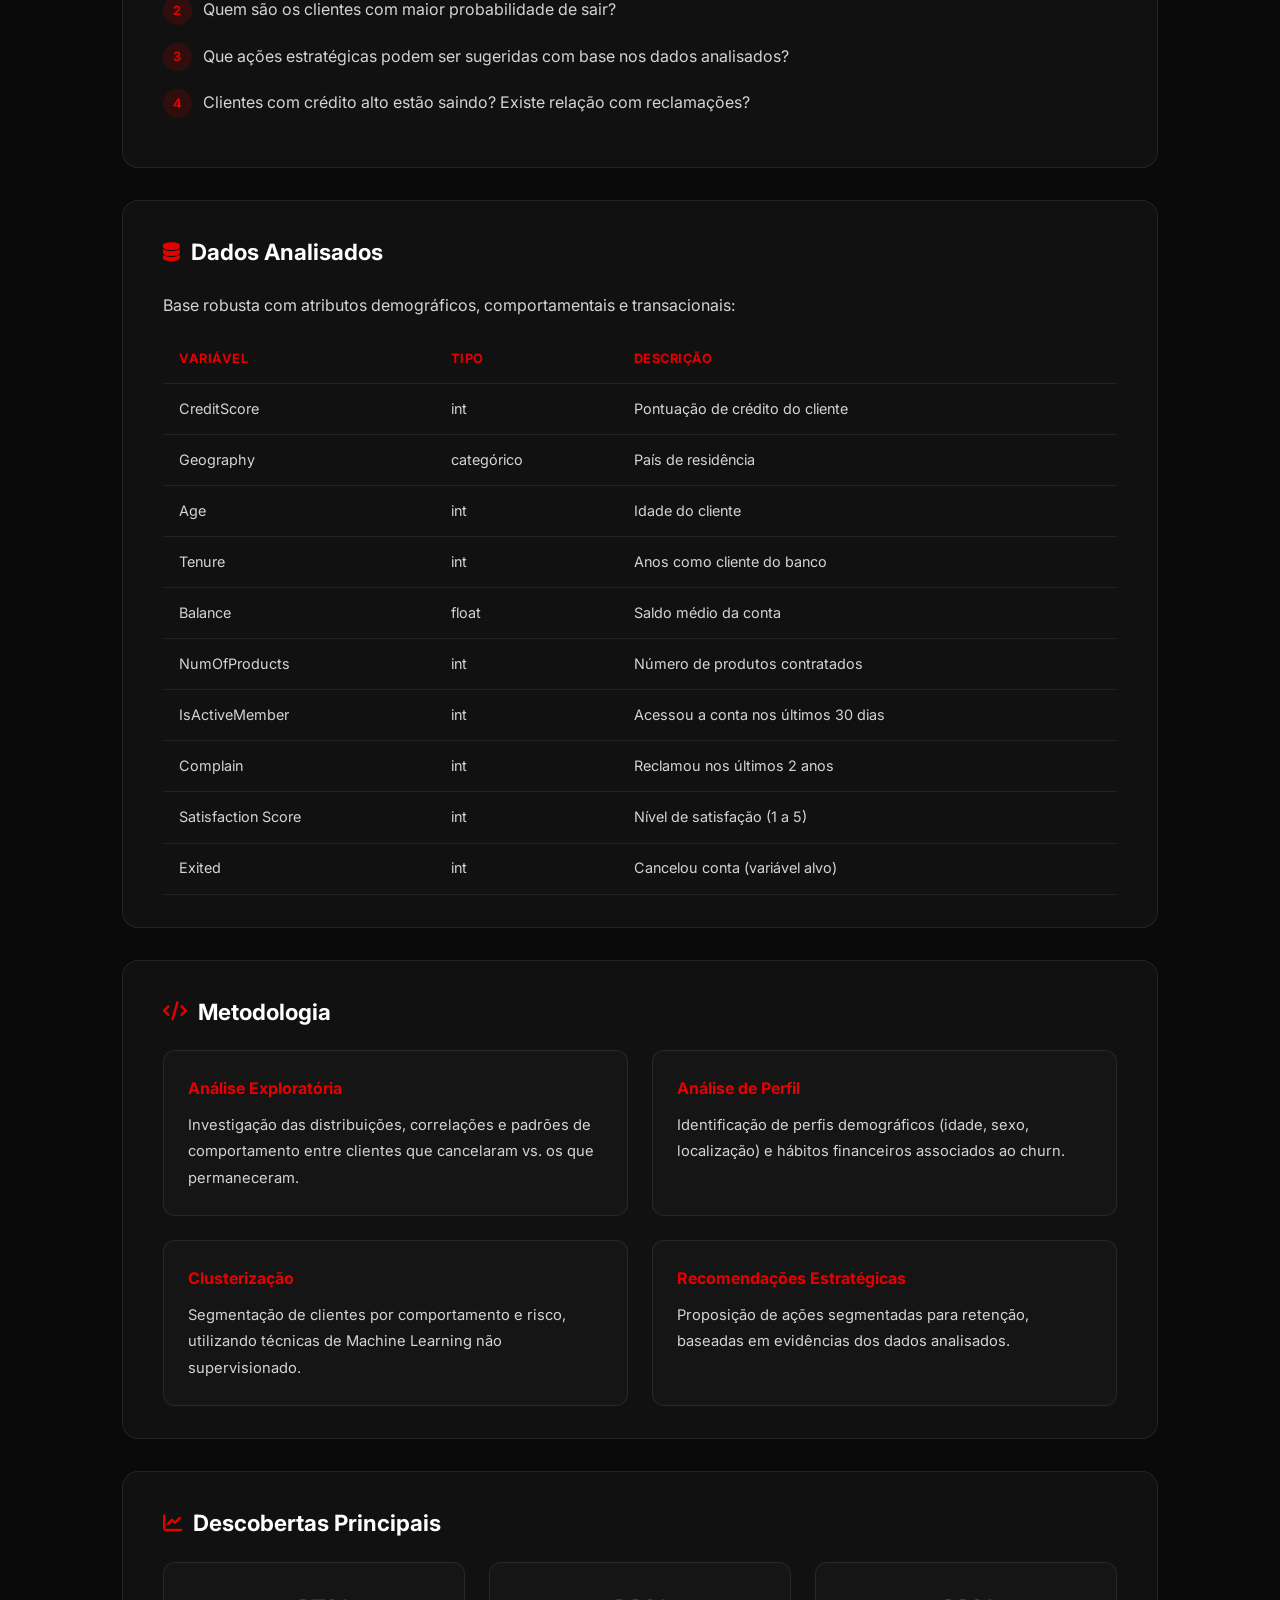
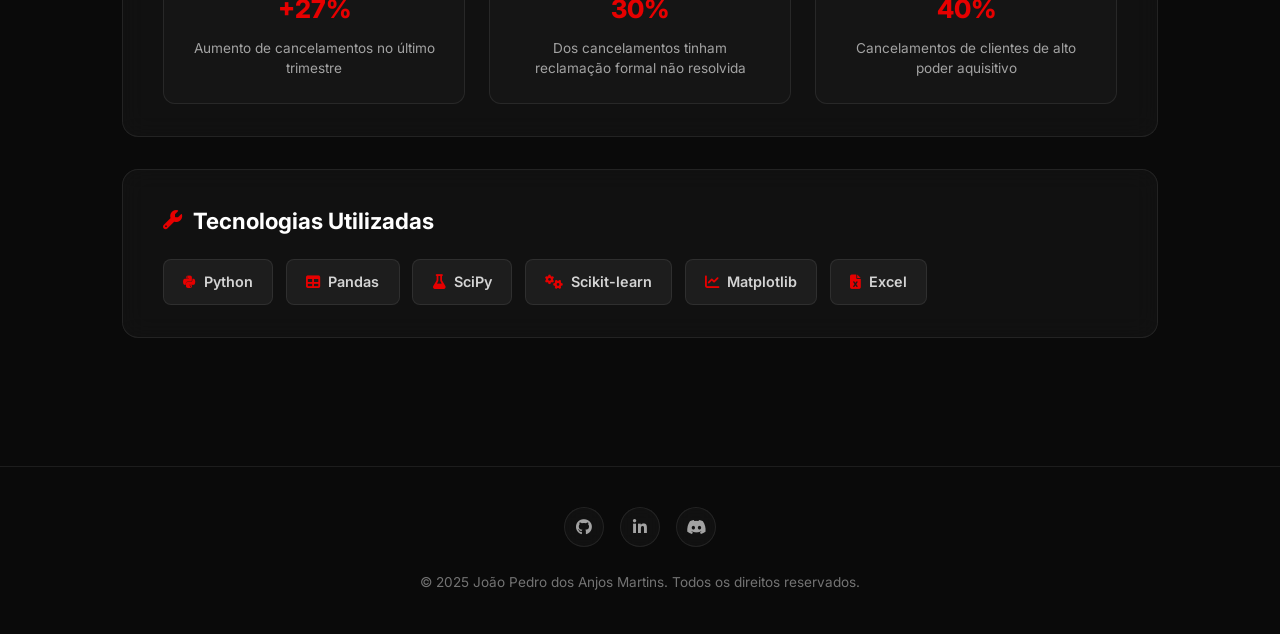
<file: projeto-bank-churn.html>
<!DOCTYPE html>
<html lang="pt-br">
<head>
    <meta charset="UTF-8">
    <meta name="viewport" content="width=device-width, initial-scale=1.0">
    <link rel="icon" type="image/png" href="./img/icone-site.png">
    <link rel="stylesheet" href="styles.css">
    <link rel="stylesheet" href="projeto.css">
    <link rel="stylesheet" href="https://cdnjs.cloudflare.com/ajax/libs/font-awesome/6.5.1/css/all.min.css">
    <link href="https://fonts.googleapis.com/css2?family=Inter:wght@300;400;500;600;700;800&family=Fira+Code:wght@400;500&display=swap" rel="stylesheet">
    <title>Previsão de Churn Bancário | João Pedro dos Anjos</title>
</head>
<body>

    <canvas id="particleCanvas"></canvas>

    <nav class="navbar scrolled" id="navbar">
        <div class="nav-container">
            <a href="index.html" class="nav-logo">&lt;JP/&gt;</a>
            <ul class="nav-menu" id="navMenu">
                <li><a href="index.html" class="nav-link">Início</a></li>
                <li><a href="index.html#sobre" class="nav-link">Sobre</a></li>
                <li><a href="index.html#projetos" class="nav-link">Projetos</a></li>
                <li><a href="index.html#contato" class="nav-link">Contato</a></li>
            </ul>
        </div>
    </nav>

    <section class="project-hero">
        <div class="container">
            <a href="index.html#projetos" class="btn-back"><i class="fas fa-arrow-left"></i> Voltar aos Projetos</a>
            <div class="project-hero-content">
                <div class="project-hero-tags">
                    <span class="project-tag">Python</span>
                    <span class="project-tag">Pandas</span>
                    <span class="project-tag">SciPy</span>
                </div>
                <h1 class="project-hero-title">Previsão de Churn Bancário: Retenção de Clientes em um Cenário Competitivo</h1>
                <p class="project-hero-subtitle">Análise exploratória e modelo preditivo para identificar clientes com risco de cancelamento em um banco de médio porte, propondo ações estratégicas de retenção baseadas em dados.</p>
            </div>
            <div class="project-hero-image">
                <img src="img/bank_churn_portfolio.png" alt="Bank Customer Churn">
            </div>
        </div>
    </section>

    <section class="project-detail section">
        <div class="container">

            <div class="detail-block glass-card">
                <h2 class="detail-title"><i class="fas fa-building"></i> Contexto</h2>
                <p>O <strong>Banco Interativo</strong>, uma instituição financeira de médio porte com mais de 250 mil correntistas, enfrentava um cenário preocupante: mais de <strong>6.300 clientes</strong> haviam encerrado suas contas no último trimestre — um aumento de <strong>27%</strong> em relação ao mesmo período do ano anterior.</p>
                <p>A intensificação da concorrência com bancos digitais (Nubank, C6 Bank, Inter) e a transformação do perfil do consumidor bancário exigiam uma resposta baseada em dados para reverter a tendência de evasão.</p>
            </div>

            <div class="detail-block glass-card">
                <h2 class="detail-title"><i class="fas fa-crosshairs"></i> O Desafio</h2>
                <ol class="questions-list">
                    <li>Quais são os fatores que melhor explicam o churn?</li>
                    <li>Quem são os clientes com maior probabilidade de sair?</li>
                    <li>Que ações estratégicas podem ser sugeridas com base nos dados analisados?</li>
                    <li>Clientes com crédito alto estão saindo? Existe relação com reclamações?</li>
                </ol>
            </div>

            <div class="detail-block glass-card">
                <h2 class="detail-title"><i class="fas fa-database"></i> Dados Analisados</h2>
                <p>Base robusta com atributos demográficos, comportamentais e transacionais:</p>
                <table class="data-table">
                    <thead>
                        <tr><th>Variável</th><th>Tipo</th><th>Descrição</th></tr>
                    </thead>
                    <tbody>
                        <tr><td>CreditScore</td><td>int</td><td>Pontuação de crédito do cliente</td></tr>
                        <tr><td>Geography</td><td>categórico</td><td>País de residência</td></tr>
                        <tr><td>Age</td><td>int</td><td>Idade do cliente</td></tr>
                        <tr><td>Tenure</td><td>int</td><td>Anos como cliente do banco</td></tr>
                        <tr><td>Balance</td><td>float</td><td>Saldo médio da conta</td></tr>
                        <tr><td>NumOfProducts</td><td>int</td><td>Número de produtos contratados</td></tr>
                        <tr><td>IsActiveMember</td><td>int</td><td>Acessou a conta nos últimos 30 dias</td></tr>
                        <tr><td>Complain</td><td>int</td><td>Reclamou nos últimos 2 anos</td></tr>
                        <tr><td>Satisfaction Score</td><td>int</td><td>Nível de satisfação (1 a 5)</td></tr>
                        <tr><td>Exited</td><td>int</td><td>Cancelou conta (variável alvo)</td></tr>
                    </tbody>
                </table>
            </div>

            <div class="detail-block glass-card">
                <h2 class="detail-title"><i class="fas fa-code"></i> Metodologia</h2>
                <div class="methodology-grid">
                    <div class="method-item">
                        <h3>Análise Exploratória</h3>
                        <p>Investigação das distribuições, correlações e padrões de comportamento entre clientes que cancelaram vs. os que permaneceram.</p>
                    </div>
                    <div class="method-item">
                        <h3>Análise de Perfil</h3>
                        <p>Identificação de perfis demográficos (idade, sexo, localização) e hábitos financeiros associados ao churn.</p>
                    </div>
                    <div class="method-item">
                        <h3>Clusterização</h3>
                        <p>Segmentação de clientes por comportamento e risco, utilizando técnicas de Machine Learning não supervisionado.</p>
                    </div>
                    <div class="method-item">
                        <h3>Recomendações Estratégicas</h3>
                        <p>Proposição de ações segmentadas para retenção, baseadas em evidências dos dados analisados.</p>
                    </div>
                </div>
            </div>

            <div class="detail-block glass-card">
                <h2 class="detail-title"><i class="fas fa-chart-line"></i> Descobertas Principais</h2>
                <div class="results-grid">
                    <div class="result-item">
                        <span class="result-highlight">+27%</span>
                        <span class="result-label">Aumento de cancelamentos no último trimestre</span>
                    </div>
                    <div class="result-item">
                        <span class="result-highlight">30%</span>
                        <span class="result-label">Dos cancelamentos tinham reclamação formal não resolvida</span>
                    </div>
                    <div class="result-item">
                        <span class="result-highlight">40%</span>
                        <span class="result-label">Cancelamentos de clientes de alto poder aquisitivo</span>
                    </div>
                </div>
            </div>

            <div class="detail-block glass-card">
                <h2 class="detail-title"><i class="fas fa-wrench"></i> Tecnologias Utilizadas</h2>
                <div class="tech-tags">
                    <span class="tech-tag"><i class="fab fa-python"></i> Python</span>
                    <span class="tech-tag"><i class="fas fa-table"></i> Pandas</span>
                    <span class="tech-tag"><i class="fas fa-flask"></i> SciPy</span>
                    <span class="tech-tag"><i class="fas fa-gears"></i> Scikit-learn</span>
                    <span class="tech-tag"><i class="fas fa-chart-line"></i> Matplotlib</span>
                    <span class="tech-tag"><i class="fas fa-file-excel"></i> Excel</span>
                </div>
            </div>

        </div>
    </section>

    <footer class="footer">
        <div class="container">
            <div class="footer-content">
                <div class="footer-social">
                    <a href="https://github.com/DosAnjos013" target="_blank" rel="noopener noreferrer" class="social-link" aria-label="GitHub"><i class="fab fa-github"></i></a>
                    <a href="https://www.linkedin.com/in/jo%C3%A3o-pedro-dos-anjos-martins-842b7a15b" target="_blank" rel="noopener noreferrer" class="social-link" aria-label="LinkedIn"><i class="fab fa-linkedin-in"></i></a>
                    <a href="https://discord.com/users/DosAnjosM" target="_blank" rel="noopener noreferrer" class="social-link" aria-label="Discord"><i class="fab fa-discord"></i></a>
                </div>
                <p class="footer-text">&copy; 2025 João Pedro dos Anjos Martins. Todos os direitos reservados.</p>
            </div>
        </div>
    </footer>

    <script>
        var canvas=document.getElementById('particleCanvas');var ctx=canvas.getContext('2d');var particles=[];var mouse={x:null,y:null,radius:150};
        function resizeCanvas(){canvas.width=window.innerWidth;canvas.height=window.innerHeight;}resizeCanvas();window.addEventListener('resize',resizeCanvas);
        function createParticle(){return{x:Math.random()*canvas.width,y:Math.random()*canvas.height,size:Math.random()*2+0.5,speedX:(Math.random()-0.5)*0.8,speedY:(Math.random()-0.5)*0.8,isRed:Math.random()<0.15,opacity:Math.random()*0.5+0.2};}
        function updateParticle(p){p.x+=p.speedX;p.y+=p.speedY;if(p.x>canvas.width)p.x=0;if(p.x<0)p.x=canvas.width;if(p.y>canvas.height)p.y=0;if(p.y<0)p.y=canvas.height;if(mouse.x!==null){var dx=mouse.x-p.x,dy=mouse.y-p.y,dist=Math.sqrt(dx*dx+dy*dy);if(dist<mouse.radius){var f=(mouse.radius-dist)/mouse.radius;p.x-=dx*f*0.02;p.y-=dy*f*0.02;}}}
        function drawParticle(p){ctx.beginPath();ctx.arc(p.x,p.y,p.size,0,Math.PI*2);ctx.fillStyle=p.isRed?'rgba(230,0,0,'+p.opacity+')':'rgba(255,255,255,'+p.opacity+')';ctx.fill();}
        function initParticles(){particles=[];var c=Math.min(Math.floor((canvas.width*canvas.height)/8000),150);for(var i=0;i<c;i++)particles.push(createParticle());}initParticles();window.addEventListener('resize',initParticles);
        function connectParticles(){for(var a=0;a<particles.length;a++)for(var b=a+1;b<particles.length;b++){var dx=particles[a].x-particles[b].x,dy=particles[a].y-particles[b].y,d=Math.sqrt(dx*dx+dy*dy);if(d<120){var o=(1-d/120)*0.15;ctx.strokeStyle=(particles[a].isRed||particles[b].isRed)?'rgba(230,0,0,'+o+')':'rgba(255,255,255,'+o+')';ctx.lineWidth=0.5;ctx.beginPath();ctx.moveTo(particles[a].x,particles[a].y);ctx.lineTo(particles[b].x,particles[b].y);ctx.stroke();}}}
        function animate(){ctx.clearRect(0,0,canvas.width,canvas.height);for(var i=0;i<particles.length;i++){updateParticle(particles[i]);drawParticle(particles[i]);}connectParticles();requestAnimationFrame(animate);}animate();
        window.addEventListener('mousemove',function(e){mouse.x=e.x;mouse.y=e.y;});window.addEventListener('mouseleave',function(){mouse.x=null;mouse.y=null;});
        var obsOpts={threshold:0.1,rootMargin:'0px 0px -50px 0px'};var observer=new IntersectionObserver(function(entries){entries.forEach(function(entry){if(entry.isIntersecting)entry.target.classList.add('revealed');});},obsOpts);
        document.querySelectorAll('.glass-card,.detail-title').forEach(function(el){el.classList.add('reveal');observer.observe(el);});
    </script>
</body>
</html>
</file>
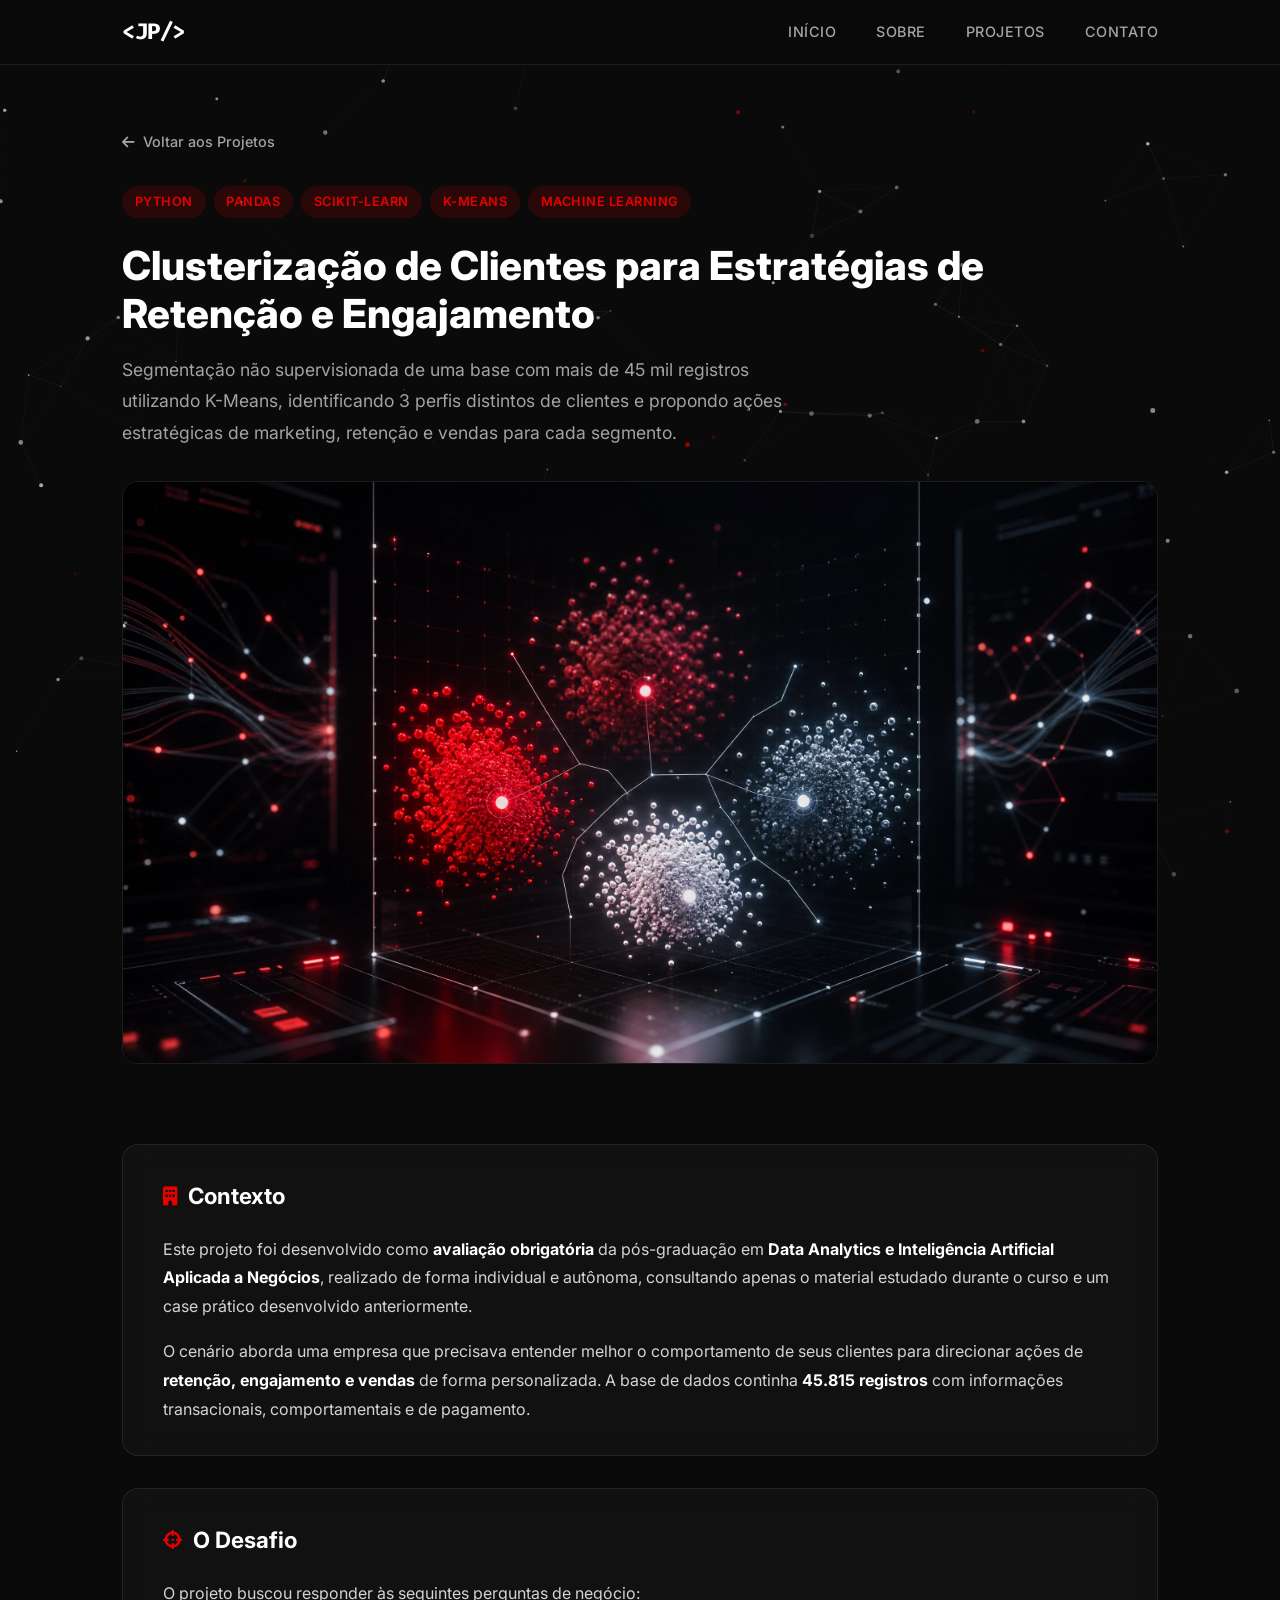
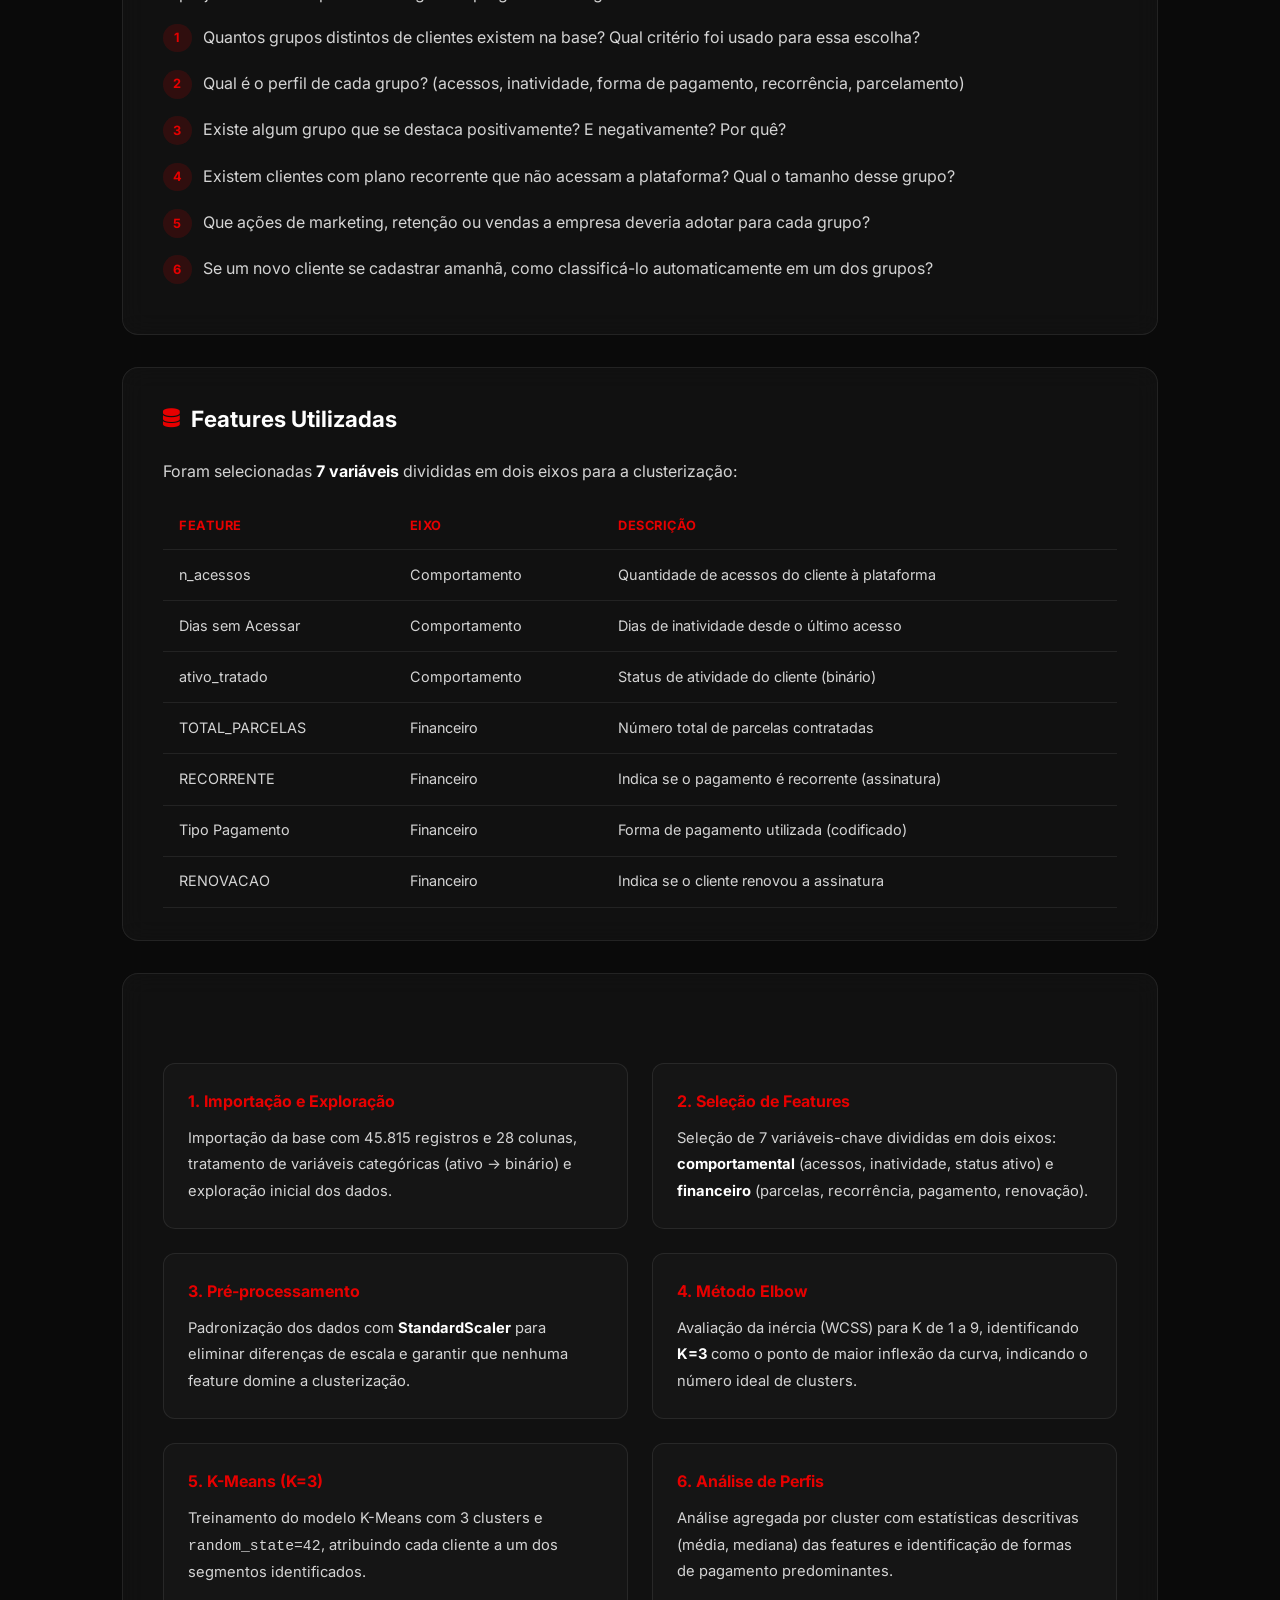
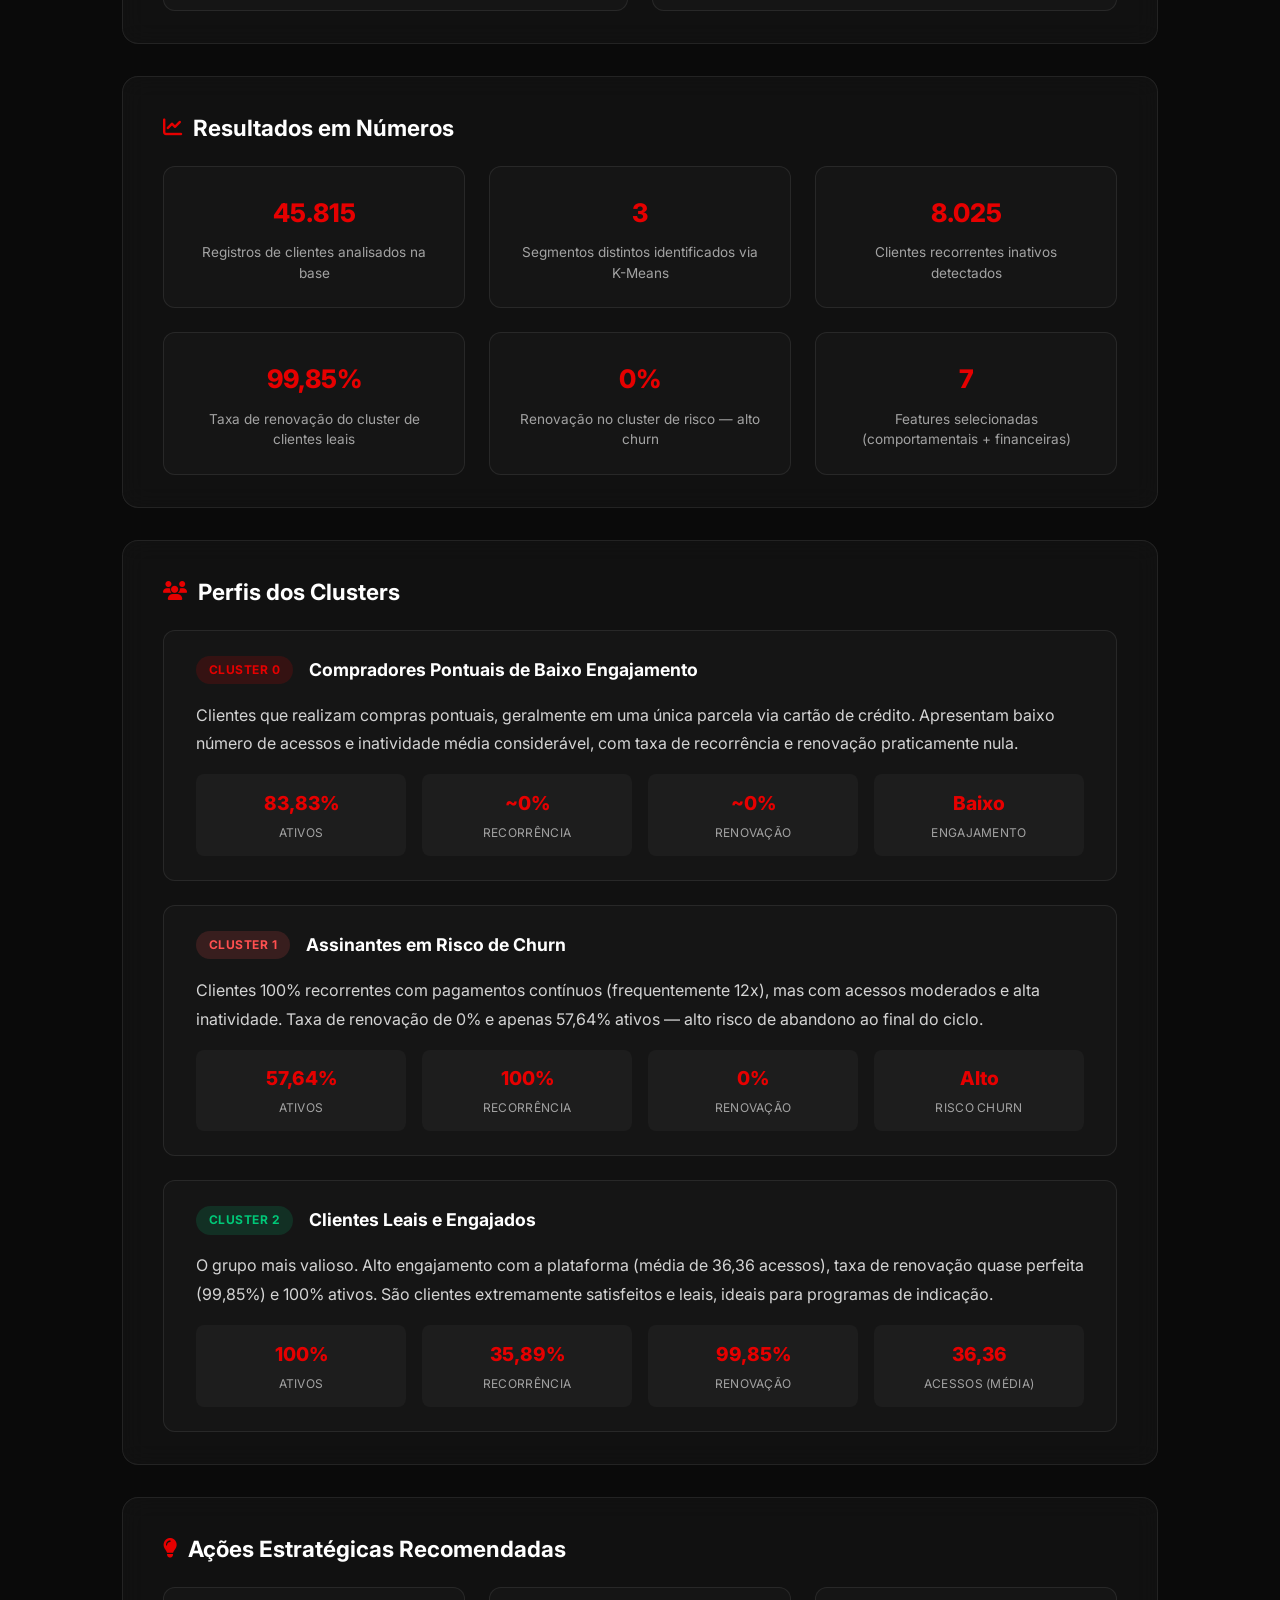
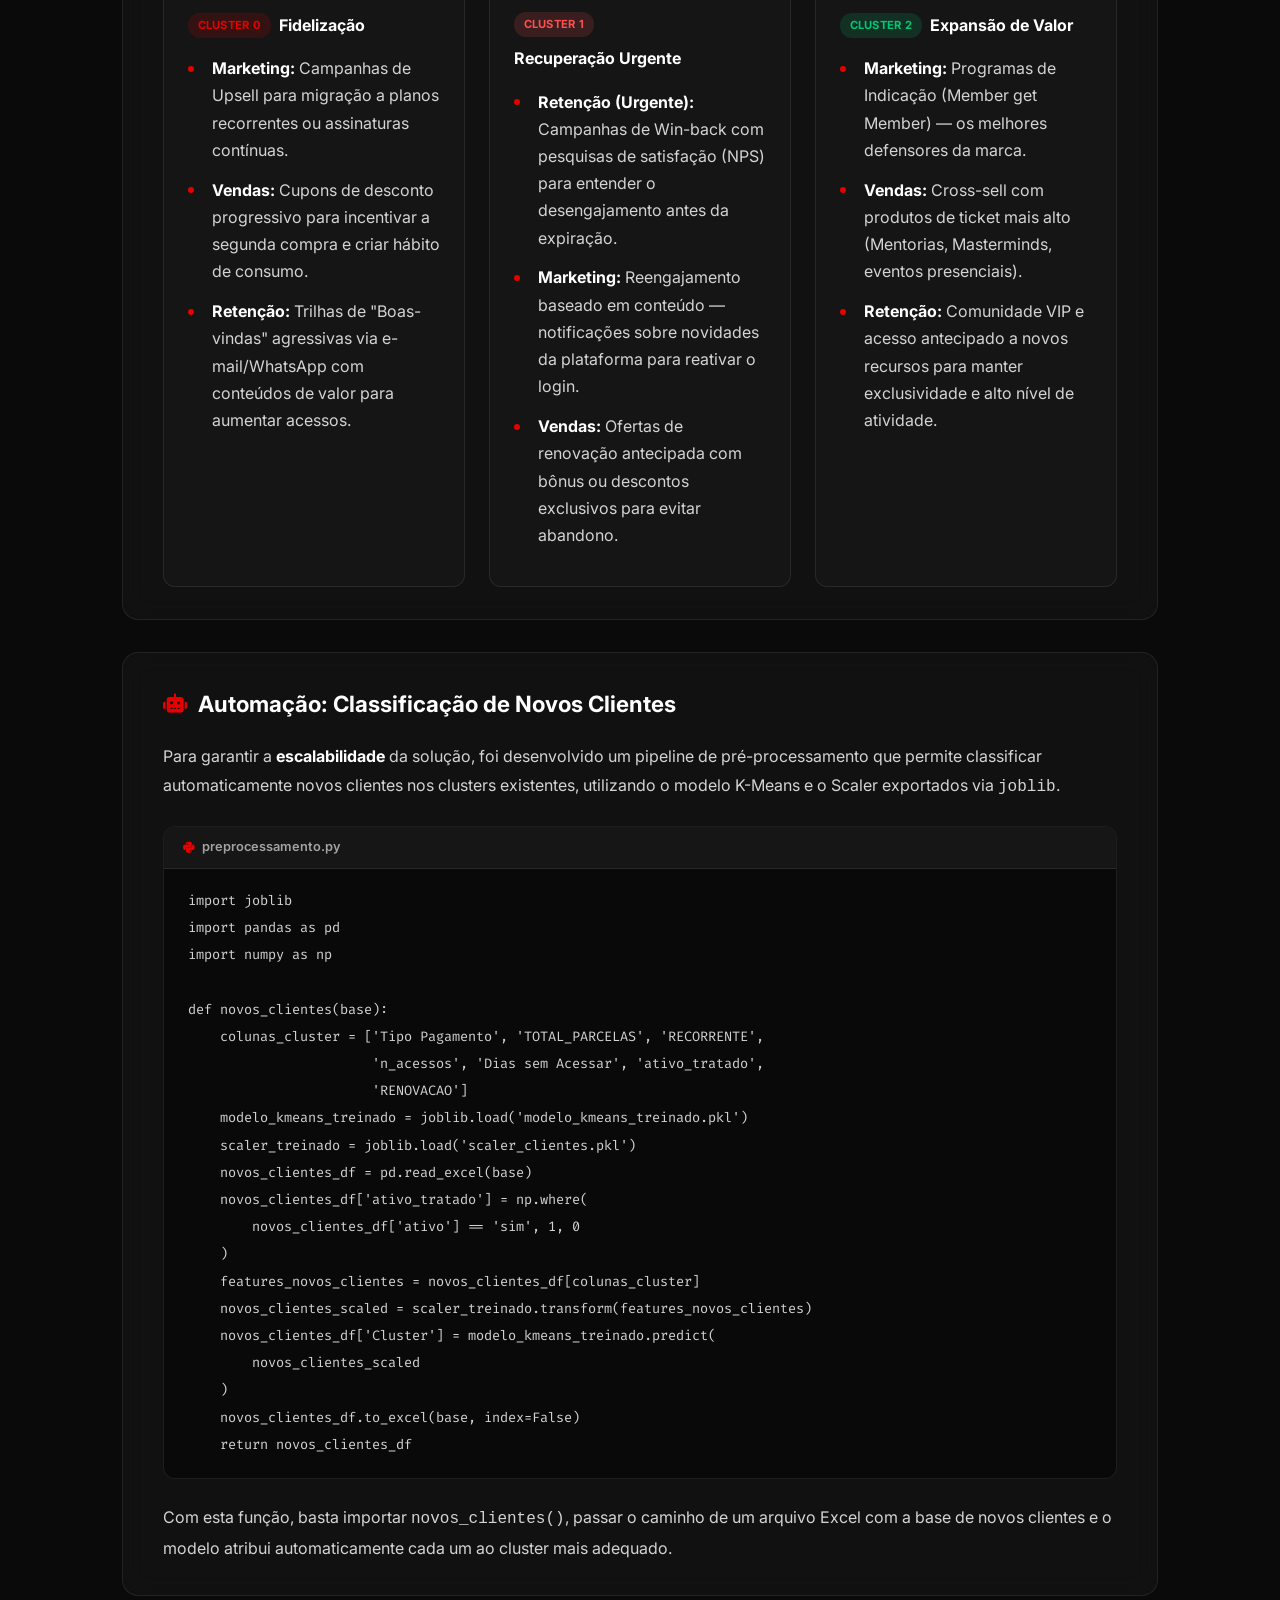
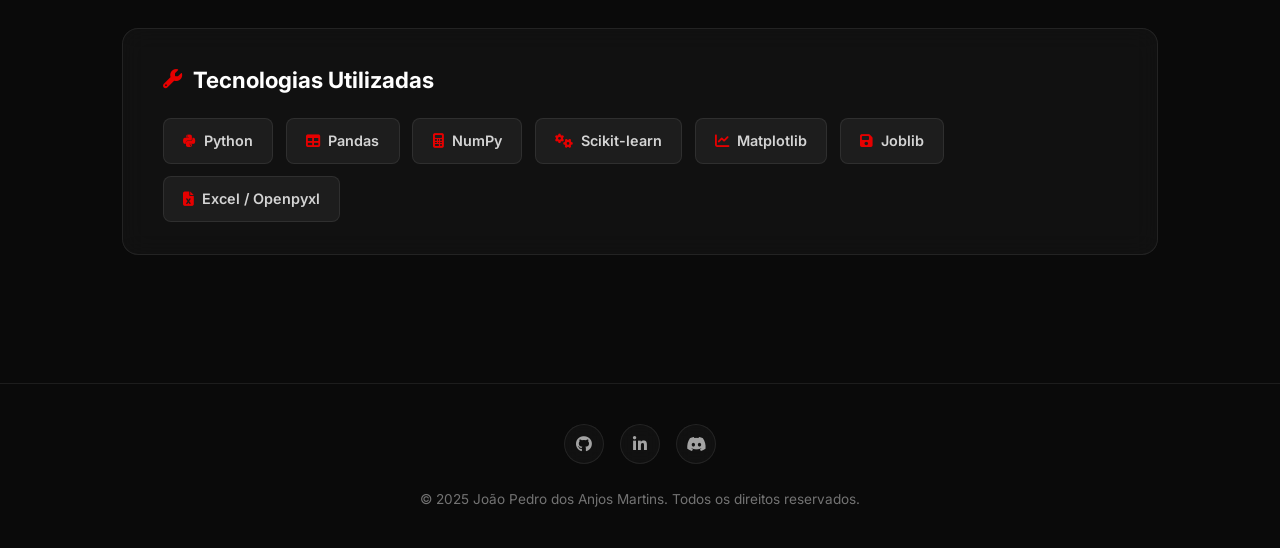
<file: projeto-clusterizacao.html>
<!DOCTYPE html>
<html lang="pt-br">
<head>
    <meta charset="UTF-8">
    <meta name="viewport" content="width=device-width, initial-scale=1.0">
    <link rel="icon" type="image/png" href="./img/icone-site.png">
    <link rel="stylesheet" href="styles.css">
    <link rel="stylesheet" href="projeto.css">
    <link rel="stylesheet" href="https://cdnjs.cloudflare.com/ajax/libs/font-awesome/6.5.1/css/all.min.css">
    <link href="https://fonts.googleapis.com/css2?family=Inter:wght@300;400;500;600;700;800&family=Fira+Code:wght@400;500&display=swap" rel="stylesheet">
    <title>Clusterização de Clientes | João Pedro dos Anjos</title>
</head>
<body>

    <canvas id="particleCanvas"></canvas>

    <nav class="navbar scrolled" id="navbar">
        <div class="nav-container">
            <a href="index.html" class="nav-logo">&lt;JP/&gt;</a>
            <ul class="nav-menu" id="navMenu">
                <li><a href="index.html" class="nav-link">Início</a></li>
                <li><a href="index.html#sobre" class="nav-link">Sobre</a></li>
                <li><a href="index.html#projetos" class="nav-link">Projetos</a></li>
                <li><a href="index.html#contato" class="nav-link">Contato</a></li>
            </ul>
        </div>
    </nav>

    <section class="project-hero">
        <div class="container">
            <a href="index.html#projetos" class="btn-back"><i class="fas fa-arrow-left"></i> Voltar aos Projetos</a>
            <div class="project-hero-content">
                <div class="project-hero-tags">
                    <span class="project-tag">Python</span>
                    <span class="project-tag">Pandas</span>
                    <span class="project-tag">Scikit-learn</span>
                    <span class="project-tag">K-Means</span>
                    <span class="project-tag">Machine Learning</span>
                </div>
                <h1 class="project-hero-title">Clusterização de Clientes para Estratégias de Retenção e Engajamento</h1>
                <p class="project-hero-subtitle">Segmentação não supervisionada de uma base com mais de 45 mil registros utilizando K-Means, identificando 3 perfis distintos de clientes e propondo ações estratégicas de marketing, retenção e vendas para cada segmento.</p>
            </div>
            <div class="project-hero-image">
                <img src="img/clusterizacao_portfolio.png" alt="Clusterização de Clientes">
            </div>
        </div>
    </section>

    <section class="project-detail section">
        <div class="container">

            <div class="detail-block glass-card">
                <h2 class="detail-title"><i class="fas fa-building"></i> Contexto</h2>
                <p>Este projeto foi desenvolvido como <strong>avaliação obrigatória</strong> da pós-graduação em <strong>Data Analytics e Inteligência Artificial Aplicada a Negócios</strong>, realizado de forma individual e autônoma, consultando apenas o material estudado durante o curso e um case prático desenvolvido anteriormente.</p>
                <p>O cenário aborda uma empresa que precisava entender melhor o comportamento de seus clientes para direcionar ações de <strong>retenção, engajamento e vendas</strong> de forma personalizada. A base de dados continha <strong>45.815 registros</strong> com informações transacionais, comportamentais e de pagamento.</p>
            </div>

            <div class="detail-block glass-card">
                <h2 class="detail-title"><i class="fas fa-crosshairs"></i> O Desafio</h2>
                <p>O projeto buscou responder às seguintes perguntas de negócio:</p>
                <ol class="questions-list">
                    <li>Quantos grupos distintos de clientes existem na base? Qual critério foi usado para essa escolha?</li>
                    <li>Qual é o perfil de cada grupo? (acessos, inatividade, forma de pagamento, recorrência, parcelamento)</li>
                    <li>Existe algum grupo que se destaca positivamente? E negativamente? Por quê?</li>
                    <li>Existem clientes com plano recorrente que não acessam a plataforma? Qual o tamanho desse grupo?</li>
                    <li>Que ações de marketing, retenção ou vendas a empresa deveria adotar para cada grupo?</li>
                    <li>Se um novo cliente se cadastrar amanhã, como classificá-lo automaticamente em um dos grupos?</li>
                </ol>
            </div>

            <div class="detail-block glass-card">
                <h2 class="detail-title"><i class="fas fa-database"></i> Features Utilizadas</h2>
                <p>Foram selecionadas <strong>7 variáveis</strong> divididas em dois eixos para a clusterização:</p>
                <table class="data-table">
                    <thead>
                        <tr><th>Feature</th><th>Eixo</th><th>Descrição</th></tr>
                    </thead>
                    <tbody>
                        <tr><td>n_acessos</td><td>Comportamento</td><td>Quantidade de acessos do cliente à plataforma</td></tr>
                        <tr><td>Dias sem Acessar</td><td>Comportamento</td><td>Dias de inatividade desde o último acesso</td></tr>
                        <tr><td>ativo_tratado</td><td>Comportamento</td><td>Status de atividade do cliente (binário)</td></tr>
                        <tr><td>TOTAL_PARCELAS</td><td>Financeiro</td><td>Número total de parcelas contratadas</td></tr>
                        <tr><td>RECORRENTE</td><td>Financeiro</td><td>Indica se o pagamento é recorrente (assinatura)</td></tr>
                        <tr><td>Tipo Pagamento</td><td>Financeiro</td><td>Forma de pagamento utilizada (codificado)</td></tr>
                        <tr><td>RENOVACAO</td><td>Financeiro</td><td>Indica se o cliente renovou a assinatura</td></tr>
                    </tbody>
                </table>
            </div>

            <div class="detail-block glass-card">
                <h2 class="detail-title"><i class="fas fa-code"></i> Metodologia</h2>
                <div class="methodology-grid">
                    <div class="method-item">
                        <h3>1. Importação e Exploração</h3>
                        <p>Importação da base com 45.815 registros e 28 colunas, tratamento de variáveis categóricas (ativo → binário) e exploração inicial dos dados.</p>
                    </div>
                    <div class="method-item">
                        <h3>2. Seleção de Features</h3>
                        <p>Seleção de 7 variáveis-chave divididas em dois eixos: <strong>comportamental</strong> (acessos, inatividade, status ativo) e <strong>financeiro</strong> (parcelas, recorrência, pagamento, renovação).</p>
                    </div>
                    <div class="method-item">
                        <h3>3. Pré-processamento</h3>
                        <p>Padronização dos dados com <strong>StandardScaler</strong> para eliminar diferenças de escala e garantir que nenhuma feature domine a clusterização.</p>
                    </div>
                    <div class="method-item">
                        <h3>4. Método Elbow</h3>
                        <p>Avaliação da inércia (WCSS) para K de 1 a 9, identificando <strong>K=3</strong> como o ponto de maior inflexão da curva, indicando o número ideal de clusters.</p>
                    </div>
                    <div class="method-item">
                        <h3>5. K-Means (K=3)</h3>
                        <p>Treinamento do modelo K-Means com 3 clusters e <code>random_state=42</code>, atribuindo cada cliente a um dos segmentos identificados.</p>
                    </div>
                    <div class="method-item">
                        <h3>6. Análise de Perfis</h3>
                        <p>Análise agregada por cluster com estatísticas descritivas (média, mediana) das features e identificação de formas de pagamento predominantes.</p>
                    </div>
                </div>
            </div>

            <div class="detail-block glass-card">
                <h2 class="detail-title"><i class="fas fa-chart-line"></i> Resultados em Números</h2>
                <div class="results-grid">
                    <div class="result-item">
                        <span class="result-highlight">45.815</span>
                        <span class="result-label">Registros de clientes analisados na base</span>
                    </div>
                    <div class="result-item">
                        <span class="result-highlight">3</span>
                        <span class="result-label">Segmentos distintos identificados via K-Means</span>
                    </div>
                    <div class="result-item">
                        <span class="result-highlight">8.025</span>
                        <span class="result-label">Clientes recorrentes inativos detectados</span>
                    </div>
                    <div class="result-item">
                        <span class="result-highlight">99,85%</span>
                        <span class="result-label">Taxa de renovação do cluster de clientes leais</span>
                    </div>
                    <div class="result-item">
                        <span class="result-highlight">0%</span>
                        <span class="result-label">Renovação no cluster de risco — alto churn</span>
                    </div>
                    <div class="result-item">
                        <span class="result-highlight">7</span>
                        <span class="result-label">Features selecionadas (comportamentais + financeiras)</span>
                    </div>
                </div>
            </div>

            <div class="detail-block glass-card">
                <h2 class="detail-title"><i class="fas fa-users"></i> Perfis dos Clusters</h2>

                <div class="cluster-profiles">
                    <div class="cluster-card cluster-0">
                        <div class="cluster-header">
                            <span class="cluster-badge">Cluster 0</span>
                            <h3 class="cluster-name">Compradores Pontuais de Baixo Engajamento</h3>
                        </div>
                        <p class="cluster-desc">Clientes que realizam compras pontuais, geralmente em uma única parcela via cartão de crédito. Apresentam baixo número de acessos e inatividade média considerável, com taxa de recorrência e renovação praticamente nula.</p>
                        <div class="cluster-stats">
                            <div class="cluster-stat">
                                <span class="stat-value">83,83%</span>
                                <span class="stat-label">Ativos</span>
                            </div>
                            <div class="cluster-stat">
                                <span class="stat-value">~0%</span>
                                <span class="stat-label">Recorrência</span>
                            </div>
                            <div class="cluster-stat">
                                <span class="stat-value">~0%</span>
                                <span class="stat-label">Renovação</span>
                            </div>
                            <div class="cluster-stat">
                                <span class="stat-value">Baixo</span>
                                <span class="stat-label">Engajamento</span>
                            </div>
                        </div>
                    </div>

                    <div class="cluster-card cluster-1">
                        <div class="cluster-header">
                            <span class="cluster-badge badge-danger">Cluster 1</span>
                            <h3 class="cluster-name">Assinantes em Risco de Churn</h3>
                        </div>
                        <p class="cluster-desc">Clientes 100% recorrentes com pagamentos contínuos (frequentemente 12x), mas com acessos moderados e alta inatividade. Taxa de renovação de 0% e apenas 57,64% ativos — alto risco de abandono ao final do ciclo.</p>
                        <div class="cluster-stats">
                            <div class="cluster-stat">
                                <span class="stat-value">57,64%</span>
                                <span class="stat-label">Ativos</span>
                            </div>
                            <div class="cluster-stat">
                                <span class="stat-value">100%</span>
                                <span class="stat-label">Recorrência</span>
                            </div>
                            <div class="cluster-stat">
                                <span class="stat-value">0%</span>
                                <span class="stat-label">Renovação</span>
                            </div>
                            <div class="cluster-stat">
                                <span class="stat-value">Alto</span>
                                <span class="stat-label">Risco Churn</span>
                            </div>
                        </div>
                    </div>

                    <div class="cluster-card cluster-2">
                        <div class="cluster-header">
                            <span class="cluster-badge badge-success">Cluster 2</span>
                            <h3 class="cluster-name">Clientes Leais e Engajados</h3>
                        </div>
                        <p class="cluster-desc">O grupo mais valioso. Alto engajamento com a plataforma (média de 36,36 acessos), taxa de renovação quase perfeita (99,85%) e 100% ativos. São clientes extremamente satisfeitos e leais, ideais para programas de indicação.</p>
                        <div class="cluster-stats">
                            <div class="cluster-stat">
                                <span class="stat-value">100%</span>
                                <span class="stat-label">Ativos</span>
                            </div>
                            <div class="cluster-stat">
                                <span class="stat-value">35,89%</span>
                                <span class="stat-label">Recorrência</span>
                            </div>
                            <div class="cluster-stat">
                                <span class="stat-value">99,85%</span>
                                <span class="stat-label">Renovação</span>
                            </div>
                            <div class="cluster-stat">
                                <span class="stat-value">36,36</span>
                                <span class="stat-label">Acessos (média)</span>
                            </div>
                        </div>
                    </div>
                </div>
            </div>

            <div class="detail-block glass-card">
                <h2 class="detail-title"><i class="fas fa-lightbulb"></i> Ações Estratégicas Recomendadas</h2>

                <div class="strategy-grid">
                    <div class="strategy-item">
                        <h3><span class="strategy-cluster">Cluster 0</span> Fidelização</h3>
                        <ul class="detail-list">
                            <li><strong>Marketing:</strong> Campanhas de Upsell para migração a planos recorrentes ou assinaturas contínuas.</li>
                            <li><strong>Vendas:</strong> Cupons de desconto progressivo para incentivar a segunda compra e criar hábito de consumo.</li>
                            <li><strong>Retenção:</strong> Trilhas de "Boas-vindas" agressivas via e-mail/WhatsApp com conteúdos de valor para aumentar acessos.</li>
                        </ul>
                    </div>
                    <div class="strategy-item">
                        <h3><span class="strategy-cluster cluster-danger">Cluster 1</span> Recuperação Urgente</h3>
                        <ul class="detail-list">
                            <li><strong>Retenção (Urgente):</strong> Campanhas de Win-back com pesquisas de satisfação (NPS) para entender o desengajamento antes da expiração.</li>
                            <li><strong>Marketing:</strong> Reengajamento baseado em conteúdo — notificações sobre novidades da plataforma para reativar o login.</li>
                            <li><strong>Vendas:</strong> Ofertas de renovação antecipada com bônus ou descontos exclusivos para evitar abandono.</li>
                        </ul>
                    </div>
                    <div class="strategy-item">
                        <h3><span class="strategy-cluster cluster-success">Cluster 2</span> Expansão de Valor</h3>
                        <ul class="detail-list">
                            <li><strong>Marketing:</strong> Programas de Indicação (Member get Member) — os melhores defensores da marca.</li>
                            <li><strong>Vendas:</strong> Cross-sell com produtos de ticket mais alto (Mentorias, Masterminds, eventos presenciais).</li>
                            <li><strong>Retenção:</strong> Comunidade VIP e acesso antecipado a novos recursos para manter exclusividade e alto nível de atividade.</li>
                        </ul>
                    </div>
                </div>
            </div>

            <div class="detail-block glass-card">
                <h2 class="detail-title"><i class="fas fa-robot"></i> Automação: Classificação de Novos Clientes</h2>
                <p>Para garantir a <strong>escalabilidade</strong> da solução, foi desenvolvido um pipeline de pré-processamento que permite classificar automaticamente novos clientes nos clusters existentes, utilizando o modelo K-Means e o Scaler exportados via <code>joblib</code>.</p>
                <div class="code-block">
                    <div class="code-header">
                        <span class="code-lang"><i class="fab fa-python"></i> preprocessamento.py</span>
                    </div>
                    <pre><code>import joblib
import pandas as pd
import numpy as np

def novos_clientes(base):
    colunas_cluster = ['Tipo Pagamento', 'TOTAL_PARCELAS', 'RECORRENTE',
                       'n_acessos', 'Dias sem Acessar', 'ativo_tratado',
                       'RENOVACAO']
    modelo_kmeans_treinado = joblib.load('modelo_kmeans_treinado.pkl')
    scaler_treinado = joblib.load('scaler_clientes.pkl')
    novos_clientes_df = pd.read_excel(base)
    novos_clientes_df['ativo_tratado'] = np.where(
        novos_clientes_df['ativo'] == 'sim', 1, 0
    )
    features_novos_clientes = novos_clientes_df[colunas_cluster]
    novos_clientes_scaled = scaler_treinado.transform(features_novos_clientes)
    novos_clientes_df['Cluster'] = modelo_kmeans_treinado.predict(
        novos_clientes_scaled
    )
    novos_clientes_df.to_excel(base, index=False)
    return novos_clientes_df</code></pre>
                </div>
                <p>Com esta função, basta importar <code>novos_clientes()</code>, passar o caminho de um arquivo Excel com a base de novos clientes e o modelo atribui automaticamente cada um ao cluster mais adequado.</p>
            </div>

            <div class="detail-block glass-card">
                <h2 class="detail-title"><i class="fas fa-wrench"></i> Tecnologias Utilizadas</h2>
                <div class="tech-tags">
                    <span class="tech-tag"><i class="fab fa-python"></i> Python</span>
                    <span class="tech-tag"><i class="fas fa-table"></i> Pandas</span>
                    <span class="tech-tag"><i class="fas fa-calculator"></i> NumPy</span>
                    <span class="tech-tag"><i class="fas fa-gears"></i> Scikit-learn</span>
                    <span class="tech-tag"><i class="fas fa-chart-line"></i> Matplotlib</span>
                    <span class="tech-tag"><i class="fas fa-save"></i> Joblib</span>
                    <span class="tech-tag"><i class="fas fa-file-excel"></i> Excel / Openpyxl</span>
                </div>
            </div>

        </div>
    </section>

    <footer class="footer">
        <div class="container">
            <div class="footer-content">
                <div class="footer-social">
                    <a href="https://github.com/DosAnjos013" target="_blank" rel="noopener noreferrer" class="social-link" aria-label="GitHub"><i class="fab fa-github"></i></a>
                    <a href="https://www.linkedin.com/in/jo%C3%A3o-pedro-dos-anjos-martins-842b7a15b" target="_blank" rel="noopener noreferrer" class="social-link" aria-label="LinkedIn"><i class="fab fa-linkedin-in"></i></a>
                    <a href="https://discord.com/users/DosAnjosM" target="_blank" rel="noopener noreferrer" class="social-link" aria-label="Discord"><i class="fab fa-discord"></i></a>
                </div>
                <p class="footer-text">&copy; 2025 João Pedro dos Anjos Martins. Todos os direitos reservados.</p>
            </div>
        </div>
    </footer>

    <script>
        var canvas=document.getElementById('particleCanvas');var ctx=canvas.getContext('2d');var particles=[];var mouse={x:null,y:null,radius:150};
        function resizeCanvas(){canvas.width=window.innerWidth;canvas.height=window.innerHeight;}resizeCanvas();window.addEventListener('resize',resizeCanvas);
        function createParticle(){return{x:Math.random()*canvas.width,y:Math.random()*canvas.height,size:Math.random()*2+0.5,speedX:(Math.random()-0.5)*0.8,speedY:(Math.random()-0.5)*0.8,isRed:Math.random()<0.15,opacity:Math.random()*0.5+0.2};}
        function updateParticle(p){p.x+=p.speedX;p.y+=p.speedY;if(p.x>canvas.width)p.x=0;if(p.x<0)p.x=canvas.width;if(p.y>canvas.height)p.y=0;if(p.y<0)p.y=canvas.height;if(mouse.x!==null){var dx=mouse.x-p.x,dy=mouse.y-p.y,dist=Math.sqrt(dx*dx+dy*dy);if(dist<mouse.radius){var f=(mouse.radius-dist)/mouse.radius;p.x-=dx*f*0.02;p.y-=dy*f*0.02;}}}
        function drawParticle(p){ctx.beginPath();ctx.arc(p.x,p.y,p.size,0,Math.PI*2);ctx.fillStyle=p.isRed?'rgba(230,0,0,'+p.opacity+')':'rgba(255,255,255,'+p.opacity+')';ctx.fill();}
        function initParticles(){particles=[];var c=Math.min(Math.floor((canvas.width*canvas.height)/8000),150);for(var i=0;i<c;i++)particles.push(createParticle());}initParticles();window.addEventListener('resize',initParticles);
        function connectParticles(){for(var a=0;a<particles.length;a++)for(var b=a+1;b<particles.length;b++){var dx=particles[a].x-particles[b].x,dy=particles[a].y-particles[b].y,d=Math.sqrt(dx*dx+dy*dy);if(d<120){var o=(1-d/120)*0.15;ctx.strokeStyle=(particles[a].isRed||particles[b].isRed)?'rgba(230,0,0,'+o+')':'rgba(255,255,255,'+o+')';ctx.lineWidth=0.5;ctx.beginPath();ctx.moveTo(particles[a].x,particles[a].y);ctx.lineTo(particles[b].x,particles[b].y);ctx.stroke();}}}
        function animate(){ctx.clearRect(0,0,canvas.width,canvas.height);for(var i=0;i<particles.length;i++){updateParticle(particles[i]);drawParticle(particles[i]);}connectParticles();requestAnimationFrame(animate);}animate();
        window.addEventListener('mousemove',function(e){mouse.x=e.x;mouse.y=e.y;});window.addEventListener('mouseleave',function(){mouse.x=null;mouse.y=null;});
        var obsOpts={threshold:0.1,rootMargin:'0px 0px -50px 0px'};var observer=new IntersectionObserver(function(entries){entries.forEach(function(entry){if(entry.isIntersecting)entry.target.classList.add('revealed');});},obsOpts);
        document.querySelectorAll('.glass-card,.detail-title').forEach(function(el){el.classList.add('reveal');observer.observe(el);});
    </script>
</body>
</html>
</file>
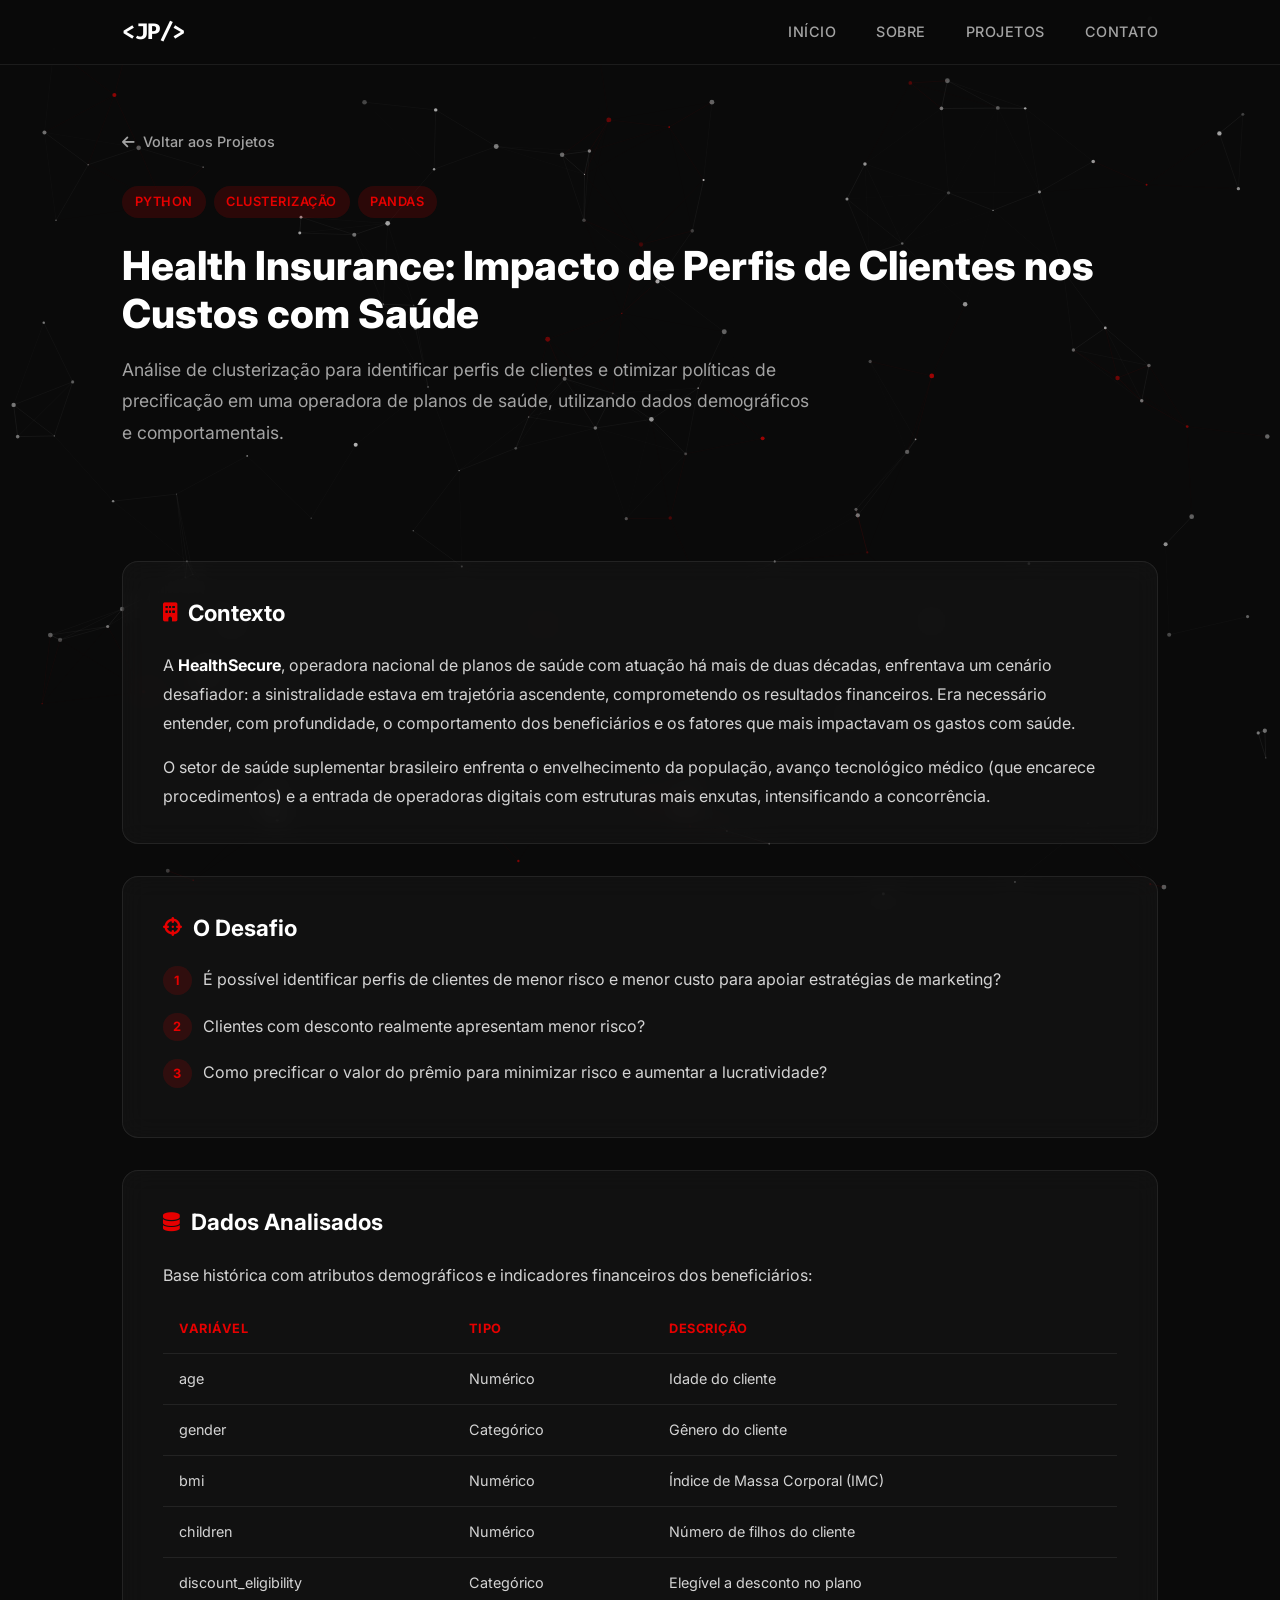
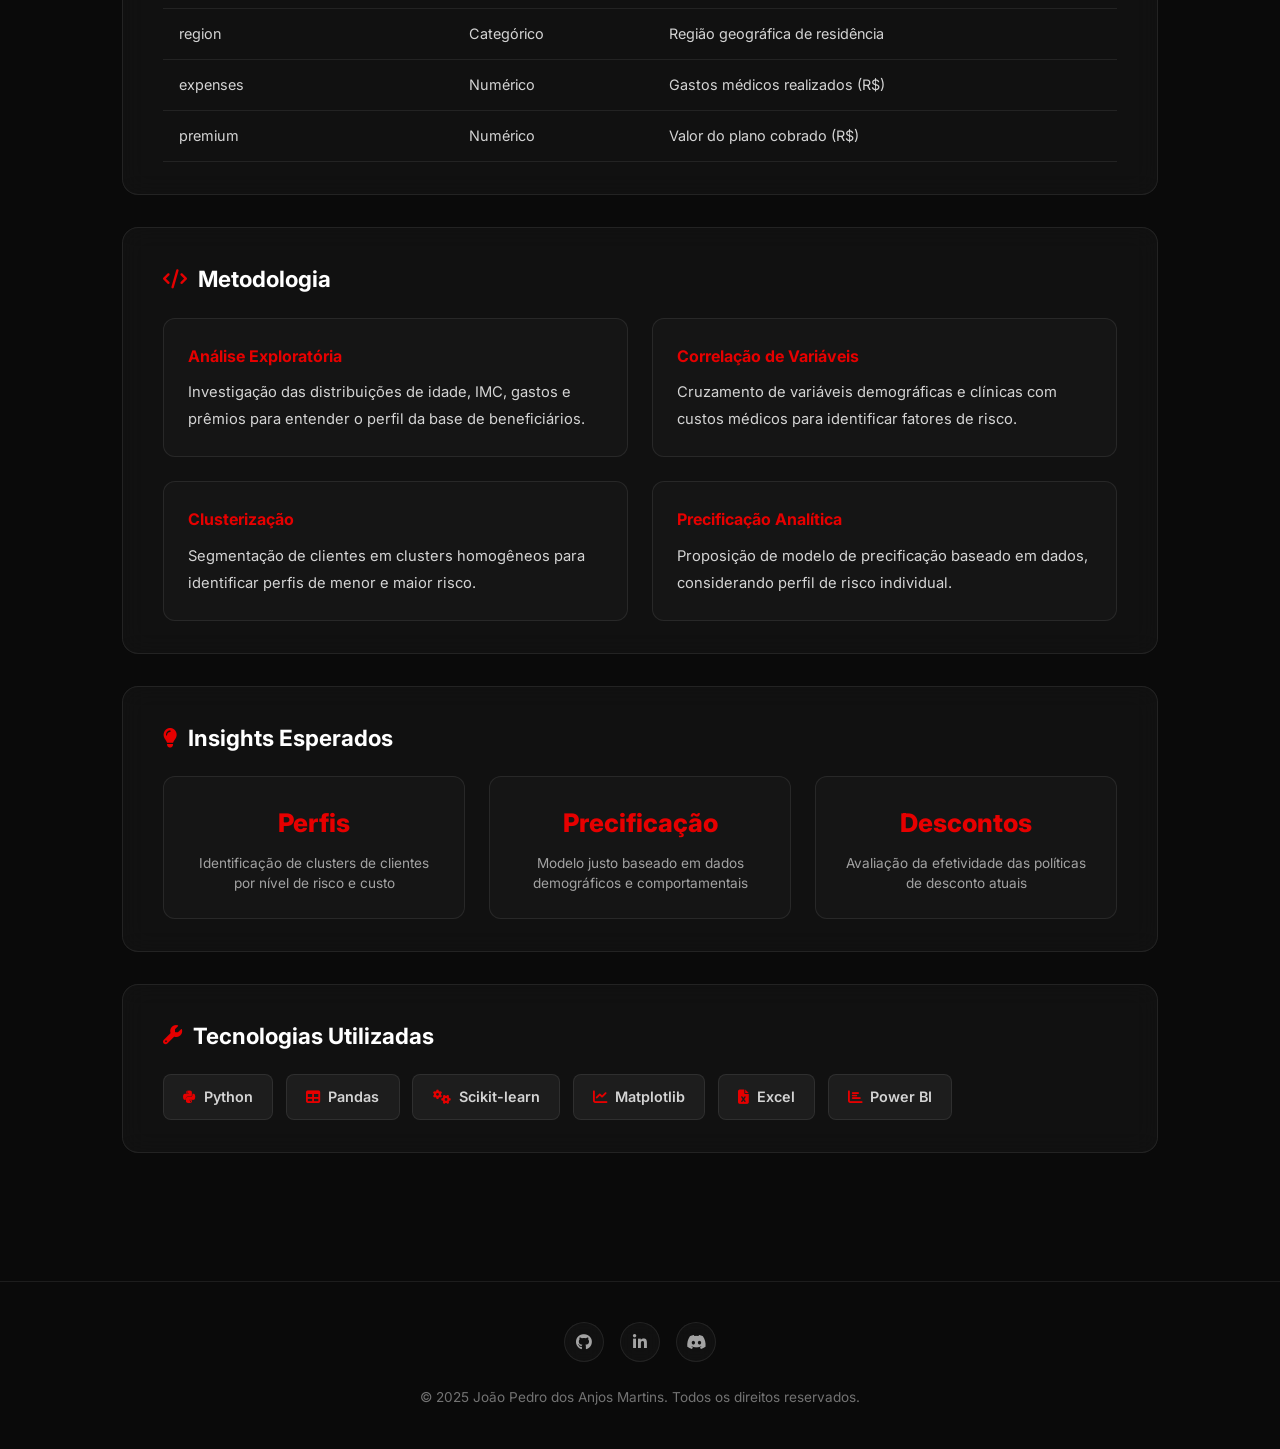
<file: projeto-health-insurance.html>
<!DOCTYPE html>
<html lang="pt-br">
<head>
    <meta charset="UTF-8">
    <meta name="viewport" content="width=device-width, initial-scale=1.0">
    <link rel="icon" type="image/png" href="./img/icone-site.png">
    <link rel="stylesheet" href="styles.css">
    <link rel="stylesheet" href="projeto.css">
    <link rel="stylesheet" href="https://cdnjs.cloudflare.com/ajax/libs/font-awesome/6.5.1/css/all.min.css">
    <link href="https://fonts.googleapis.com/css2?family=Inter:wght@300;400;500;600;700;800&family=Fira+Code:wght@400;500&display=swap" rel="stylesheet">
    <title>Health Insurance | João Pedro dos Anjos</title>
</head>
<body>

    <canvas id="particleCanvas"></canvas>

    <nav class="navbar scrolled" id="navbar">
        <div class="nav-container">
            <a href="index.html" class="nav-logo">&lt;JP/&gt;</a>
            <ul class="nav-menu" id="navMenu">
                <li><a href="index.html" class="nav-link">Início</a></li>
                <li><a href="index.html#sobre" class="nav-link">Sobre</a></li>
                <li><a href="index.html#projetos" class="nav-link">Projetos</a></li>
                <li><a href="index.html#contato" class="nav-link">Contato</a></li>
            </ul>
        </div>
    </nav>

    <section class="project-hero">
        <div class="container">
            <a href="index.html#projetos" class="btn-back"><i class="fas fa-arrow-left"></i> Voltar aos Projetos</a>
            <div class="project-hero-content">
                <div class="project-hero-tags">
                    <span class="project-tag">Python</span>
                    <span class="project-tag">Clusterização</span>
                    <span class="project-tag">Pandas</span>
                </div>
                <h1 class="project-hero-title">Health Insurance: Impacto de Perfis de Clientes nos Custos com Saúde</h1>
                <p class="project-hero-subtitle">Análise de clusterização para identificar perfis de clientes e otimizar políticas de precificação em uma operadora de planos de saúde, utilizando dados demográficos e comportamentais.</p>
            </div>
        </div>
    </section>

    <section class="project-detail section">
        <div class="container">

            <div class="detail-block glass-card">
                <h2 class="detail-title"><i class="fas fa-building"></i> Contexto</h2>
                <p>A <strong>HealthSecure</strong>, operadora nacional de planos de saúde com atuação há mais de duas décadas, enfrentava um cenário desafiador: a sinistralidade estava em trajetória ascendente, comprometendo os resultados financeiros. Era necessário entender, com profundidade, o comportamento dos beneficiários e os fatores que mais impactavam os gastos com saúde.</p>
                <p>O setor de saúde suplementar brasileiro enfrenta o envelhecimento da população, avanço tecnológico médico (que encarece procedimentos) e a entrada de operadoras digitais com estruturas mais enxutas, intensificando a concorrência.</p>
            </div>

            <div class="detail-block glass-card">
                <h2 class="detail-title"><i class="fas fa-crosshairs"></i> O Desafio</h2>
                <ol class="questions-list">
                    <li>É possível identificar perfis de clientes de menor risco e menor custo para apoiar estratégias de marketing?</li>
                    <li>Clientes com desconto realmente apresentam menor risco?</li>
                    <li>Como precificar o valor do prêmio para minimizar risco e aumentar a lucratividade?</li>
                </ol>
            </div>

            <div class="detail-block glass-card">
                <h2 class="detail-title"><i class="fas fa-database"></i> Dados Analisados</h2>
                <p>Base histórica com atributos demográficos e indicadores financeiros dos beneficiários:</p>
                <table class="data-table">
                    <thead>
                        <tr><th>Variável</th><th>Tipo</th><th>Descrição</th></tr>
                    </thead>
                    <tbody>
                        <tr><td>age</td><td>Numérico</td><td>Idade do cliente</td></tr>
                        <tr><td>gender</td><td>Categórico</td><td>Gênero do cliente</td></tr>
                        <tr><td>bmi</td><td>Numérico</td><td>Índice de Massa Corporal (IMC)</td></tr>
                        <tr><td>children</td><td>Numérico</td><td>Número de filhos do cliente</td></tr>
                        <tr><td>discount_eligibility</td><td>Categórico</td><td>Elegível a desconto no plano</td></tr>
                        <tr><td>region</td><td>Categórico</td><td>Região geográfica de residência</td></tr>
                        <tr><td>expenses</td><td>Numérico</td><td>Gastos médicos realizados (R$)</td></tr>
                        <tr><td>premium</td><td>Numérico</td><td>Valor do plano cobrado (R$)</td></tr>
                    </tbody>
                </table>
            </div>

            <div class="detail-block glass-card">
                <h2 class="detail-title"><i class="fas fa-code"></i> Metodologia</h2>
                <div class="methodology-grid">
                    <div class="method-item">
                        <h3>Análise Exploratória</h3>
                        <p>Investigação das distribuições de idade, IMC, gastos e prêmios para entender o perfil da base de beneficiários.</p>
                    </div>
                    <div class="method-item">
                        <h3>Correlação de Variáveis</h3>
                        <p>Cruzamento de variáveis demográficas e clínicas com custos médicos para identificar fatores de risco.</p>
                    </div>
                    <div class="method-item">
                        <h3>Clusterização</h3>
                        <p>Segmentação de clientes em clusters homogêneos para identificar perfis de menor e maior risco.</p>
                    </div>
                    <div class="method-item">
                        <h3>Precificação Analítica</h3>
                        <p>Proposição de modelo de precificação baseado em dados, considerando perfil de risco individual.</p>
                    </div>
                </div>
            </div>

            <div class="detail-block glass-card">
                <h2 class="detail-title"><i class="fas fa-lightbulb"></i> Insights Esperados</h2>
                <div class="results-grid">
                    <div class="result-item">
                        <span class="result-highlight">Perfis</span>
                        <span class="result-label">Identificação de clusters de clientes por nível de risco e custo</span>
                    </div>
                    <div class="result-item">
                        <span class="result-highlight">Precificação</span>
                        <span class="result-label">Modelo justo baseado em dados demográficos e comportamentais</span>
                    </div>
                    <div class="result-item">
                        <span class="result-highlight">Descontos</span>
                        <span class="result-label">Avaliação da efetividade das políticas de desconto atuais</span>
                    </div>
                </div>
            </div>

            <div class="detail-block glass-card">
                <h2 class="detail-title"><i class="fas fa-wrench"></i> Tecnologias Utilizadas</h2>
                <div class="tech-tags">
                    <span class="tech-tag"><i class="fab fa-python"></i> Python</span>
                    <span class="tech-tag"><i class="fas fa-table"></i> Pandas</span>
                    <span class="tech-tag"><i class="fas fa-gears"></i> Scikit-learn</span>
                    <span class="tech-tag"><i class="fas fa-chart-line"></i> Matplotlib</span>
                    <span class="tech-tag"><i class="fas fa-file-excel"></i> Excel</span>
                    <span class="tech-tag"><i class="fas fa-chart-bar"></i> Power BI</span>
                </div>
            </div>

        </div>
    </section>

    <footer class="footer">
        <div class="container">
            <div class="footer-content">
                <div class="footer-social">
                    <a href="https://github.com/DosAnjos013" target="_blank" rel="noopener noreferrer" class="social-link" aria-label="GitHub"><i class="fab fa-github"></i></a>
                    <a href="https://www.linkedin.com/in/jo%C3%A3o-pedro-dos-anjos-martins-842b7a15b" target="_blank" rel="noopener noreferrer" class="social-link" aria-label="LinkedIn"><i class="fab fa-linkedin-in"></i></a>
                    <a href="https://discord.com/users/DosAnjosM" target="_blank" rel="noopener noreferrer" class="social-link" aria-label="Discord"><i class="fab fa-discord"></i></a>
                </div>
                <p class="footer-text">&copy; 2025 João Pedro dos Anjos Martins. Todos os direitos reservados.</p>
            </div>
        </div>
    </footer>

    <script>
        var canvas=document.getElementById('particleCanvas');var ctx=canvas.getContext('2d');var particles=[];var mouse={x:null,y:null,radius:150};
        function resizeCanvas(){canvas.width=window.innerWidth;canvas.height=window.innerHeight;}resizeCanvas();window.addEventListener('resize',resizeCanvas);
        function createParticle(){return{x:Math.random()*canvas.width,y:Math.random()*canvas.height,size:Math.random()*2+0.5,speedX:(Math.random()-0.5)*0.8,speedY:(Math.random()-0.5)*0.8,isRed:Math.random()<0.15,opacity:Math.random()*0.5+0.2};}
        function updateParticle(p){p.x+=p.speedX;p.y+=p.speedY;if(p.x>canvas.width)p.x=0;if(p.x<0)p.x=canvas.width;if(p.y>canvas.height)p.y=0;if(p.y<0)p.y=canvas.height;if(mouse.x!==null){var dx=mouse.x-p.x,dy=mouse.y-p.y,dist=Math.sqrt(dx*dx+dy*dy);if(dist<mouse.radius){var f=(mouse.radius-dist)/mouse.radius;p.x-=dx*f*0.02;p.y-=dy*f*0.02;}}}
        function drawParticle(p){ctx.beginPath();ctx.arc(p.x,p.y,p.size,0,Math.PI*2);ctx.fillStyle=p.isRed?'rgba(230,0,0,'+p.opacity+')':'rgba(255,255,255,'+p.opacity+')';ctx.fill();}
        function initParticles(){particles=[];var c=Math.min(Math.floor((canvas.width*canvas.height)/8000),150);for(var i=0;i<c;i++)particles.push(createParticle());}initParticles();window.addEventListener('resize',initParticles);
        function connectParticles(){for(var a=0;a<particles.length;a++)for(var b=a+1;b<particles.length;b++){var dx=particles[a].x-particles[b].x,dy=particles[a].y-particles[b].y,d=Math.sqrt(dx*dx+dy*dy);if(d<120){var o=(1-d/120)*0.15;ctx.strokeStyle=(particles[a].isRed||particles[b].isRed)?'rgba(230,0,0,'+o+')':'rgba(255,255,255,'+o+')';ctx.lineWidth=0.5;ctx.beginPath();ctx.moveTo(particles[a].x,particles[a].y);ctx.lineTo(particles[b].x,particles[b].y);ctx.stroke();}}}
        function animate(){ctx.clearRect(0,0,canvas.width,canvas.height);for(var i=0;i<particles.length;i++){updateParticle(particles[i]);drawParticle(particles[i]);}connectParticles();requestAnimationFrame(animate);}animate();
        window.addEventListener('mousemove',function(e){mouse.x=e.x;mouse.y=e.y;});window.addEventListener('mouseleave',function(){mouse.x=null;mouse.y=null;});
        var obsOpts={threshold:0.1,rootMargin:'0px 0px -50px 0px'};var observer=new IntersectionObserver(function(entries){entries.forEach(function(entry){if(entry.isIntersecting)entry.target.classList.add('revealed');});},obsOpts);
        document.querySelectorAll('.glass-card,.detail-title').forEach(function(el){el.classList.add('reveal');observer.observe(el);});
    </script>
</body>
</html>
</file>
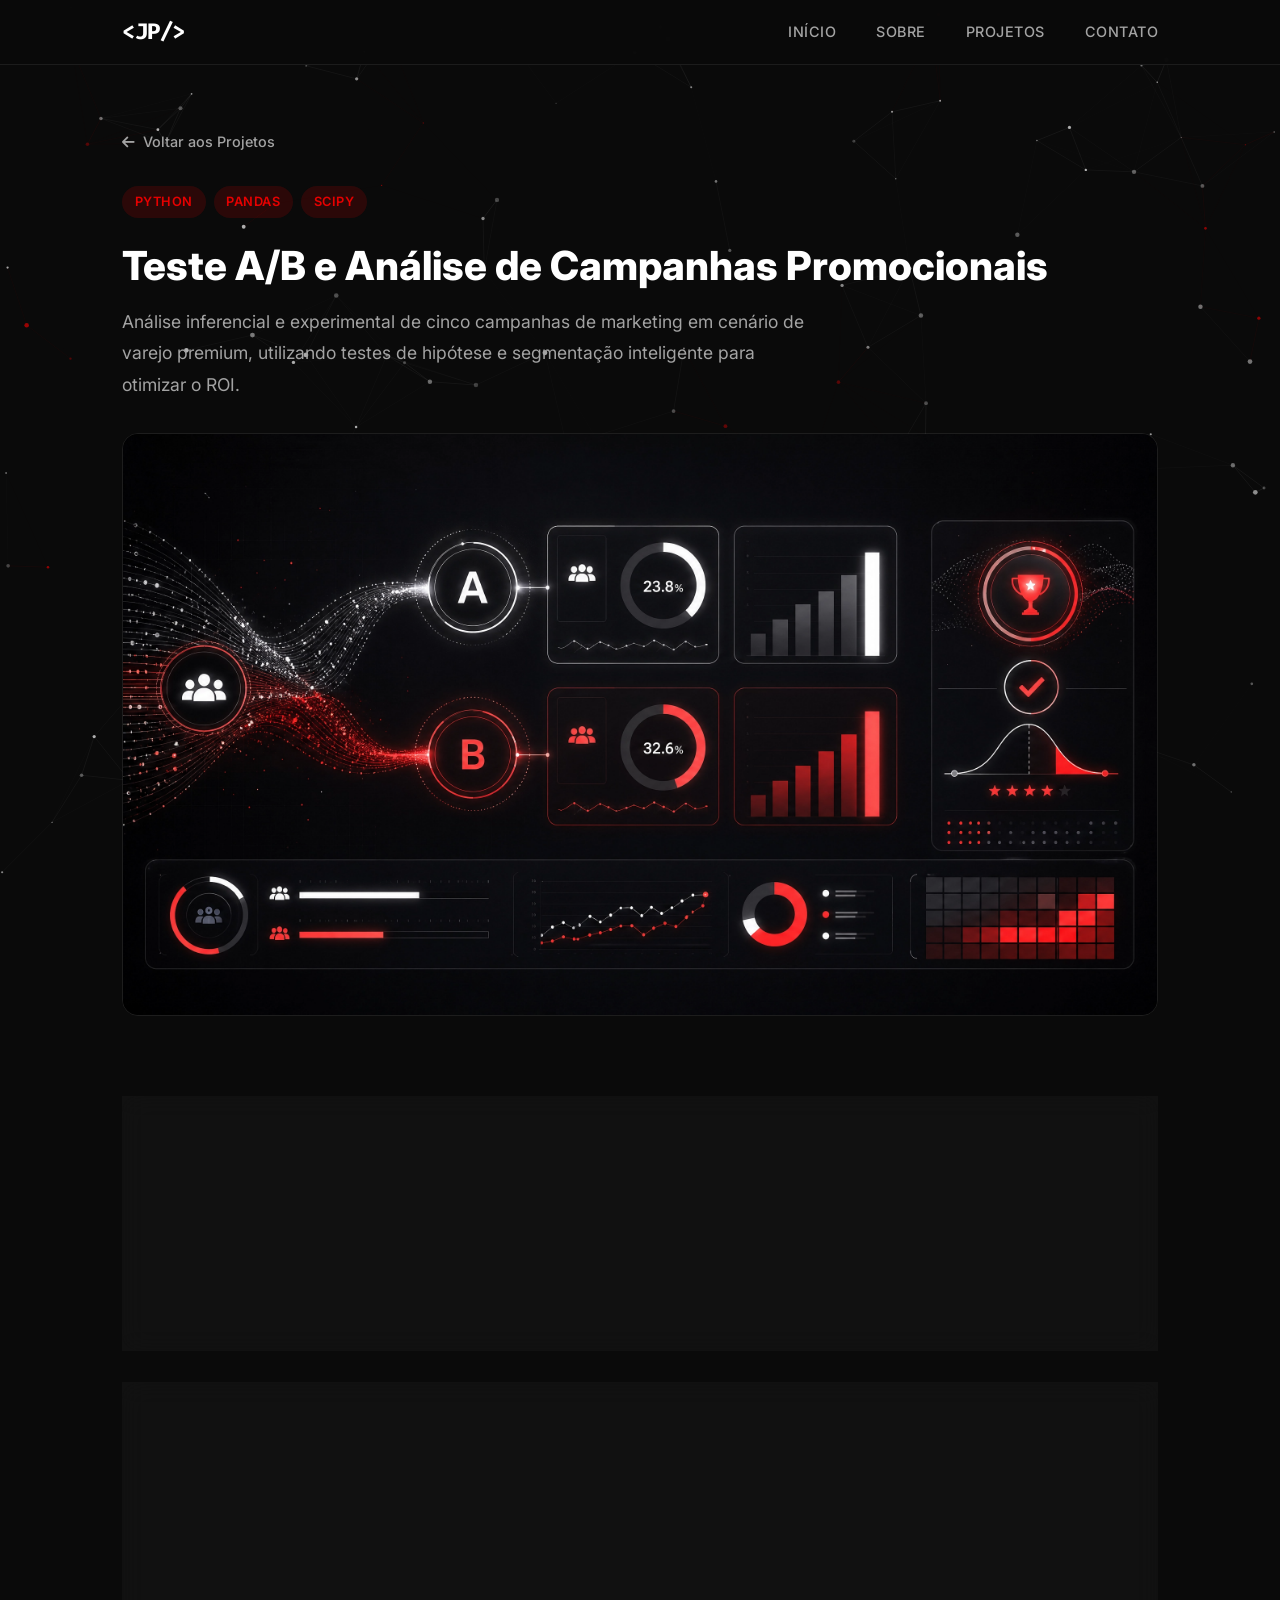
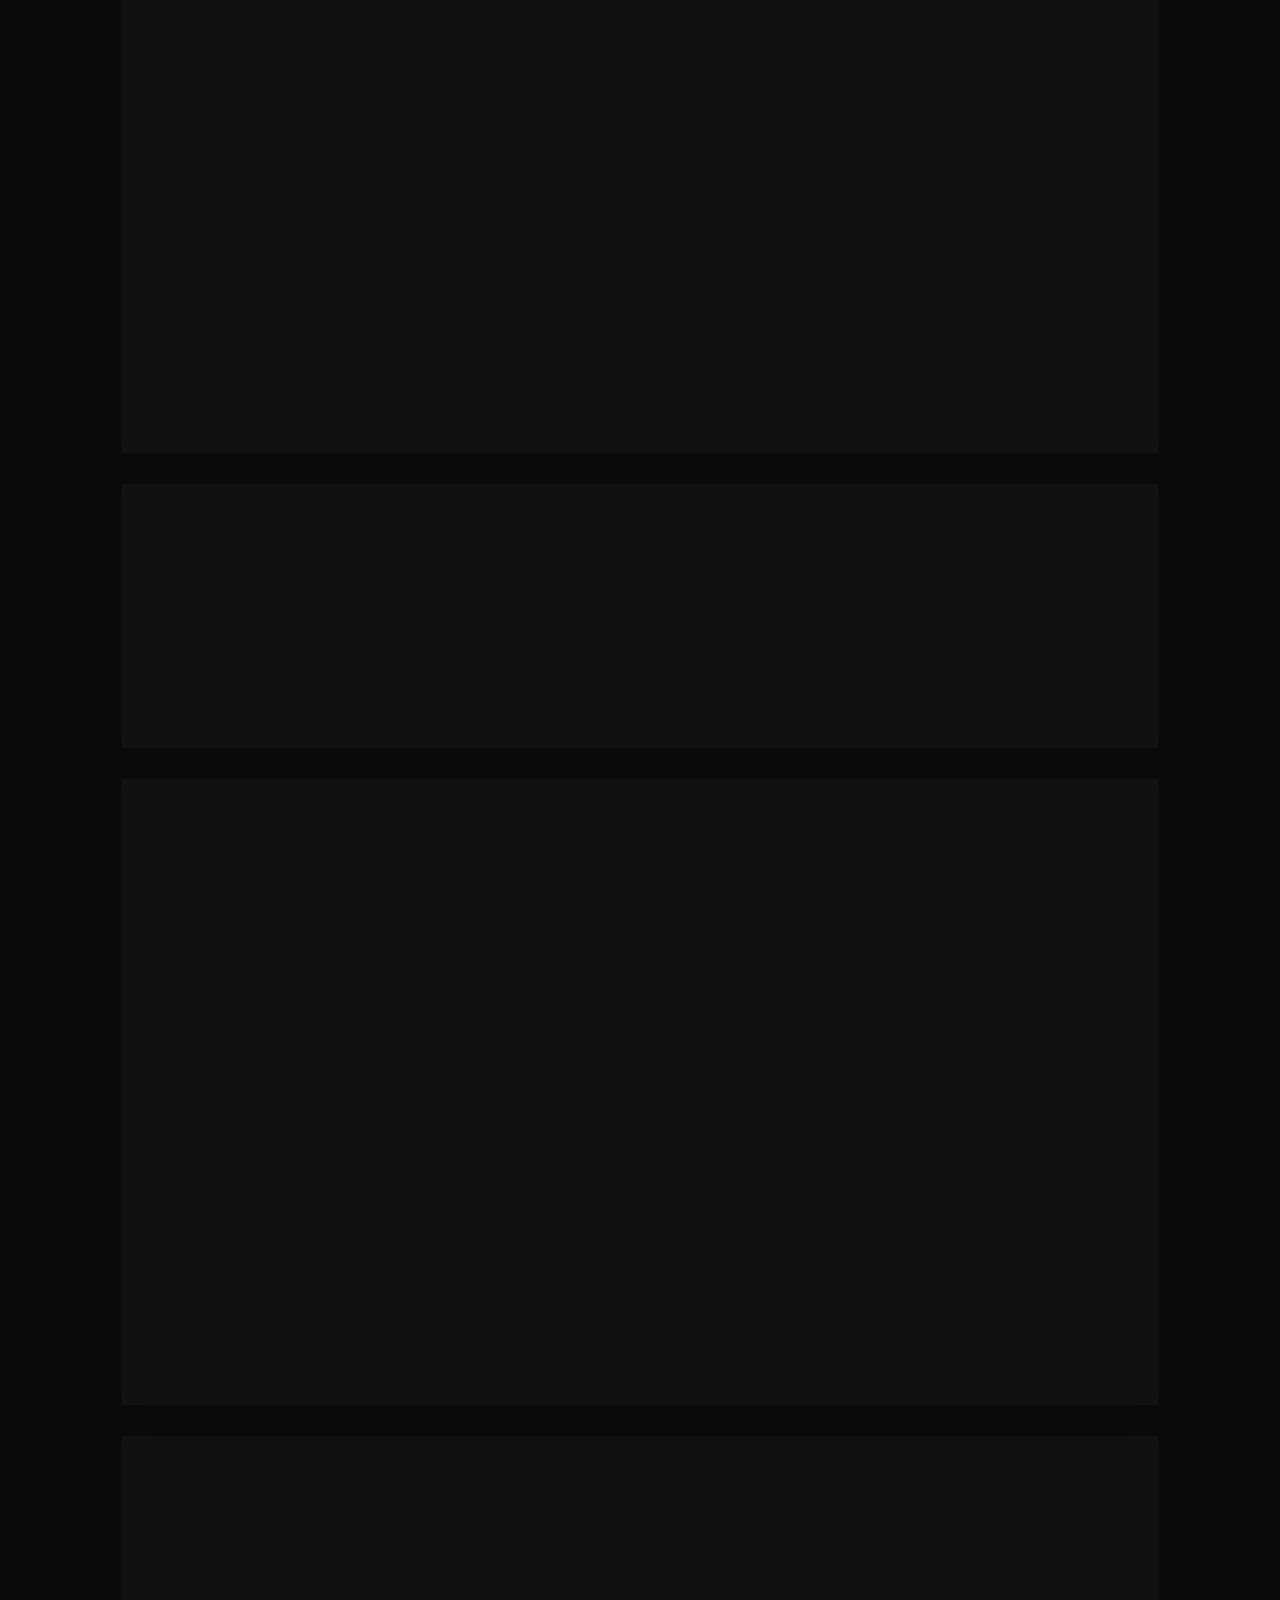
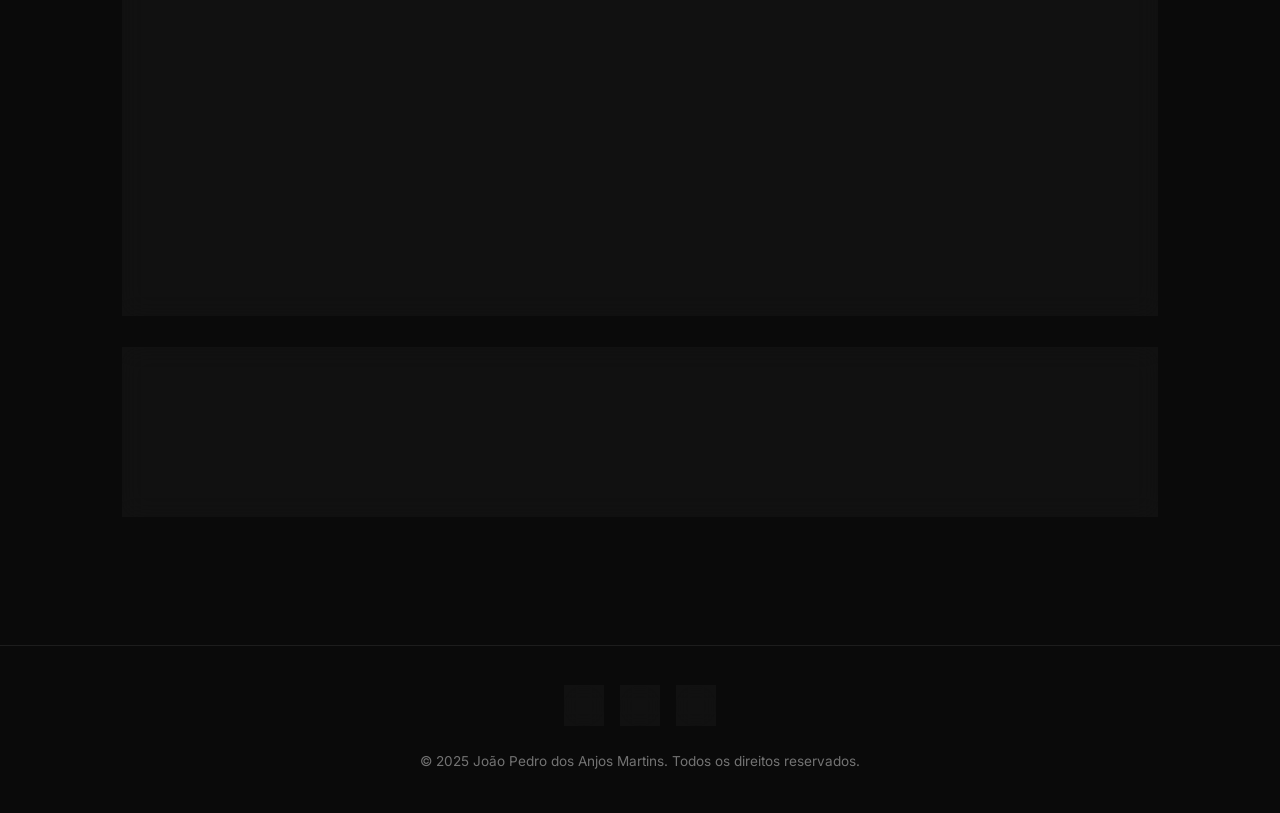
<file: projeto-ifood.html>
<!DOCTYPE html>
<html lang="pt-br">
<head>
    <meta charset="UTF-8">
    <meta name="viewport" content="width=device-width, initial-scale=1.0">
    <link rel="icon" type="image/png" href="./img/icone-site.png">
    <link rel="stylesheet" href="styles.css">
    <link rel="stylesheet" href="projeto.css">
    <link rel="stylesheet" href="https://cdnjs.cloudflare.com/ajax/libs/font-awesome/6.5.1/css/all.min.css">
    <link href="https://fonts.googleapis.com/css2?family=Inter:wght@300;400;500;600;700;800&family=Fira+Code:wght@400;500&display=swap" rel="stylesheet">
    <title>Teste A/B - iFood | João Pedro dos Anjos</title>
</head>
<body>

    <canvas id="particleCanvas"></canvas>

    <nav class="navbar scrolled" id="navbar">
        <div class="nav-container">
            <a href="index.html" class="nav-logo">&lt;JP/&gt;</a>
            <ul class="nav-menu" id="navMenu">
                <li><a href="index.html" class="nav-link">Início</a></li>
                <li><a href="index.html#sobre" class="nav-link">Sobre</a></li>
                <li><a href="index.html#projetos" class="nav-link">Projetos</a></li>
                <li><a href="index.html#contato" class="nav-link">Contato</a></li>
            </ul>
        </div>
    </nav>

    <section class="project-hero">
        <div class="container">
            <a href="index.html#projetos" class="btn-back"><i class="fas fa-arrow-left"></i> Voltar aos Projetos</a>
            <div class="project-hero-content">
                <div class="project-hero-tags">
                    <span class="project-tag">Python</span>
                    <span class="project-tag">Pandas</span>
                    <span class="project-tag">SciPy</span>
                </div>
                <h1 class="project-hero-title">Teste A/B e Análise de Campanhas Promocionais</h1>
                <p class="project-hero-subtitle">Análise inferencial e experimental de cinco campanhas de marketing em cenário de varejo premium, utilizando testes de hipótese e segmentação inteligente para otimizar o ROI.</p>
            </div>
            <div class="project-hero-image">
                <img src="img/ifood_ab_test_portfolio.png" alt="Teste A/B iFood">
            </div>
        </div>
    </section>

    <section class="project-detail section">
        <div class="container">

            <div class="detail-block glass-card">
                <h2 class="detail-title"><i class="fas fa-building"></i> Contexto</h2>
                <p>Uma rede varejista do setor <strong>premium</strong>, com portfólio de produtos alimentícios de alta qualidade, bebidas importadas, vinhos, queijos e itens gourmet, enfrentava o desafio de compreender a efetividade de suas <strong>cinco campanhas promocionais</strong> realizadas ao longo de dois anos.</p>
                <p>O caso foi inspirado no processo seletivo do <strong>iFood</strong> para a área de dados, adaptado pela FNAT para fins acadêmicos.</p>
            </div>

            <div class="detail-block glass-card">
                <h2 class="detail-title"><i class="fas fa-bullhorn"></i> As 5 Campanhas</h2>
                <div class="methodology-grid">
                    <div class="method-item">
                        <h3>Campanha 1 - Família Premium</h3>
                        <p>Focada em clientes com perfil familiar e produtos de ticket médio elevado, como itens gourmet e vinhos selecionados.</p>
                    </div>
                    <div class="method-item">
                        <h3>Campanha 2 - Sorteio de Alto Valor</h3>
                        <p>Baseada em sorteio, sem descontos diretos. Gasto mínimo elevado para participação. Resultou em baixas taxas de conversão.</p>
                    </div>
                    <div class="method-item">
                        <h3>Campanha 3 - Descontos Essenciais</h3>
                        <p>Descontos expressivos em produtos de uso cotidiano para ampliar volume de compras e estimular frequência. Parte do Teste A/B.</p>
                    </div>
                    <div class="method-item">
                        <h3>Campanha 4 - Premium Moderado</h3>
                        <p>Descontos competitivos em produtos de maior valor agregado, menos agressivos que a Campanha 3. Contraparte do Teste A/B.</p>
                    </div>
                    <div class="method-item">
                        <h3>Campanha 5 - Experiência Gourmet</h3>
                        <p>Campanha premium alinhada a produtos familiares de alto ticket (vinhos, queijos). Resultados superiores à Campanha 2.</p>
                    </div>
                    <div class="method-item">
                        <h3>Teste A/B (3 vs 4)</h3>
                        <p>Desenho intencional para medir qual abordagem (descontos agressivos vs. moderados) traz maior conversão e engajamento.</p>
                    </div>
                </div>
            </div>

            <div class="detail-block glass-card">
                <h2 class="detail-title"><i class="fas fa-crosshairs"></i> O Desafio</h2>
                <ol class="questions-list">
                    <li>Qual o tamanho de amostra necessário para um teste estatisticamente válido de novas campanhas?</li>
                    <li>Quais foram os resultados do teste A/B entre as campanhas 3 e 4?</li>
                    <li>Qual campanha apresentou a melhor performance e por quê?</li>
                </ol>
            </div>

            <div class="detail-block glass-card">
                <h2 class="detail-title"><i class="fas fa-database"></i> Dados Analisados</h2>
                <p>Base com informações demográficas, comportamentais e histórico de resposta a campanhas:</p>
                <table class="data-table">
                    <thead>
                        <tr><th>Variável</th><th>Descrição</th></tr>
                    </thead>
                    <tbody>
                        <tr><td>Income</td><td>Renda anual do domicílio</td></tr>
                        <tr><td>MntWines / MntFruits / MntMeatProducts</td><td>Gastos por categoria nos últimos 2 anos</td></tr>
                        <tr><td>NumDealsPurchases</td><td>Compras feitas com desconto</td></tr>
                        <tr><td>NumCatalogPurchases / NumStorePurchases / NumWebPurchases</td><td>Compras por canal</td></tr>
                        <tr><td>AcceptedCmp1 a AcceptedCmp5</td><td>Aceitação de cada campanha (0/1)</td></tr>
                        <tr><td>Response</td><td>Aceitou a última campanha (variável alvo)</td></tr>
                        <tr><td>Grupo</td><td>Campanha de teste A ou B</td></tr>
                        <tr><td>MntTotal</td><td>Soma total de gastos em todas as categorias</td></tr>
                    </tbody>
                </table>
            </div>

            <div class="detail-block glass-card">
                <h2 class="detail-title"><i class="fas fa-code"></i> Metodologia</h2>
                <div class="methodology-grid">
                    <div class="method-item">
                        <h3>Análise Exploratória</h3>
                        <p>Investigação do perfil de clientes, padrões de consumo e distribuição de resposta a campanhas.</p>
                    </div>
                    <div class="method-item">
                        <h3>Teste A/B</h3>
                        <p>Comparação estatística entre campanhas 3 (descontos agressivos) e 4 (descontos moderados) com teste de hipótese.</p>
                    </div>
                    <div class="method-item">
                        <h3>Cálculo de Amostra</h3>
                        <p>Determinação do tamanho mínimo de amostra para validar futuras campanhas com significância estatística.</p>
                    </div>
                    <div class="method-item">
                        <h3>Segmentação</h3>
                        <p>Identificação de perfis de clientes com maior probabilidade de aceitar campanhas, baseada em dados demográficos e comportamentais.</p>
                    </div>
                </div>
            </div>

            <div class="detail-block glass-card">
                <h2 class="detail-title"><i class="fas fa-wrench"></i> Tecnologias Utilizadas</h2>
                <div class="tech-tags">
                    <span class="tech-tag"><i class="fab fa-python"></i> Python</span>
                    <span class="tech-tag"><i class="fas fa-table"></i> Pandas</span>
                    <span class="tech-tag"><i class="fas fa-flask"></i> SciPy</span>
                    <span class="tech-tag"><i class="fas fa-chart-line"></i> Matplotlib</span>
                    <span class="tech-tag"><i class="fas fa-file-excel"></i> Excel</span>
                </div>
            </div>

        </div>
    </section>

    <footer class="footer">
        <div class="container">
            <div class="footer-content">
                <div class="footer-social">
                    <a href="https://github.com/DosAnjos013" target="_blank" rel="noopener noreferrer" class="social-link" aria-label="GitHub"><i class="fab fa-github"></i></a>
                    <a href="https://www.linkedin.com/in/jo%C3%A3o-pedro-dos-anjos-martins-842b7a15b" target="_blank" rel="noopener noreferrer" class="social-link" aria-label="LinkedIn"><i class="fab fa-linkedin-in"></i></a>
                    <a href="https://discord.com/users/DosAnjosM" target="_blank" rel="noopener noreferrer" class="social-link" aria-label="Discord"><i class="fab fa-discord"></i></a>
                </div>
                <p class="footer-text">&copy; 2025 João Pedro dos Anjos Martins. Todos os direitos reservados.</p>
            </div>
        </div>
    </footer>

    <script>
        var canvas=document.getElementById('particleCanvas');var ctx=canvas.getContext('2d');var particles=[];var mouse={x:null,y:null,radius:150};
        function resizeCanvas(){canvas.width=window.innerWidth;canvas.height=window.innerHeight;}resizeCanvas();window.addEventListener('resize',resizeCanvas);
        function createParticle(){return{x:Math.random()*canvas.width,y:Math.random()*canvas.height,size:Math.random()*2+0.5,speedX:(Math.random()-0.5)*0.8,speedY:(Math.random()-0.5)*0.8,isRed:Math.random()<0.15,opacity:Math.random()*0.5+0.2};}
        function updateParticle(p){p.x+=p.speedX;p.y+=p.speedY;if(p.x>canvas.width)p.x=0;if(p.x<0)p.x=canvas.width;if(p.y>canvas.height)p.y=0;if(p.y<0)p.y=canvas.height;if(mouse.x!==null){var dx=mouse.x-p.x,dy=mouse.y-p.y,dist=Math.sqrt(dx*dx+dy*dy);if(dist<mouse.radius){var f=(mouse.radius-dist)/mouse.radius;p.x-=dx*f*0.02;p.y-=dy*f*0.02;}}}
        function drawParticle(p){ctx.beginPath();ctx.arc(p.x,p.y,p.size,0,Math.PI*2);ctx.fillStyle=p.isRed?'rgba(230,0,0,'+p.opacity+')':'rgba(255,255,255,'+p.opacity+')';ctx.fill();}
        function initParticles(){particles=[];var c=Math.min(Math.floor((canvas.width*canvas.height)/8000),150);for(var i=0;i<c;i++)particles.push(createParticle());}initParticles();window.addEventListener('resize',initParticles);
        function connectParticles(){for(var a=0;a<particles.length;a++)for(var b=a+1;b<particles.length;b++){var dx=particles[a].x-particles[b].x,dy=particles[a].y-particles[b].y,d=Math.sqrt(dx*dx+dy*dy);if(d<120){var o=(1-d/120)*0.15;ctx.strokeStyle=(particles[a].isRed||particles[b].isRed)?'rgba(230,0,0,'+o+')':'rgba(255,255,255,'+o+')';ctx.lineWidth=0.5;ctx.beginPath();ctx.moveTo(particles[a].x,particles[a].y);ctx.lineTo(particles[b].x,particles[b].y);ctx.stroke();}}}
        function animate(){ctx.clearRect(0,0,canvas.width,canvas.height);for(var i=0;i<particles.length;i++){updateParticle(particles[i]);drawParticle(particles[i]);}connectParticles();requestAnimationFrame(animate);}animate();
        window.addEventListener('mousemove',function(e){mouse.x=e.x;mouse.y=e.y;});window.addEventListener('mouseleave',function(){mouse.x=null;mouse.y=null;});
        var obsOpts={threshold:0.1,rootMargin:'0px 0px -50px 0px'};var observer=new IntersectionObserver(function(entries){entries.forEach(function(entry){if(entry.isIntersecting)entry.target.classList.add('revealed');});},obsOpts);
        document.querySelectorAll('.glass-card,.detail-title').forEach(function(el){el.classList.add('reveal');observer.observe(el);});
    </script>
</body>
</html>
</file>
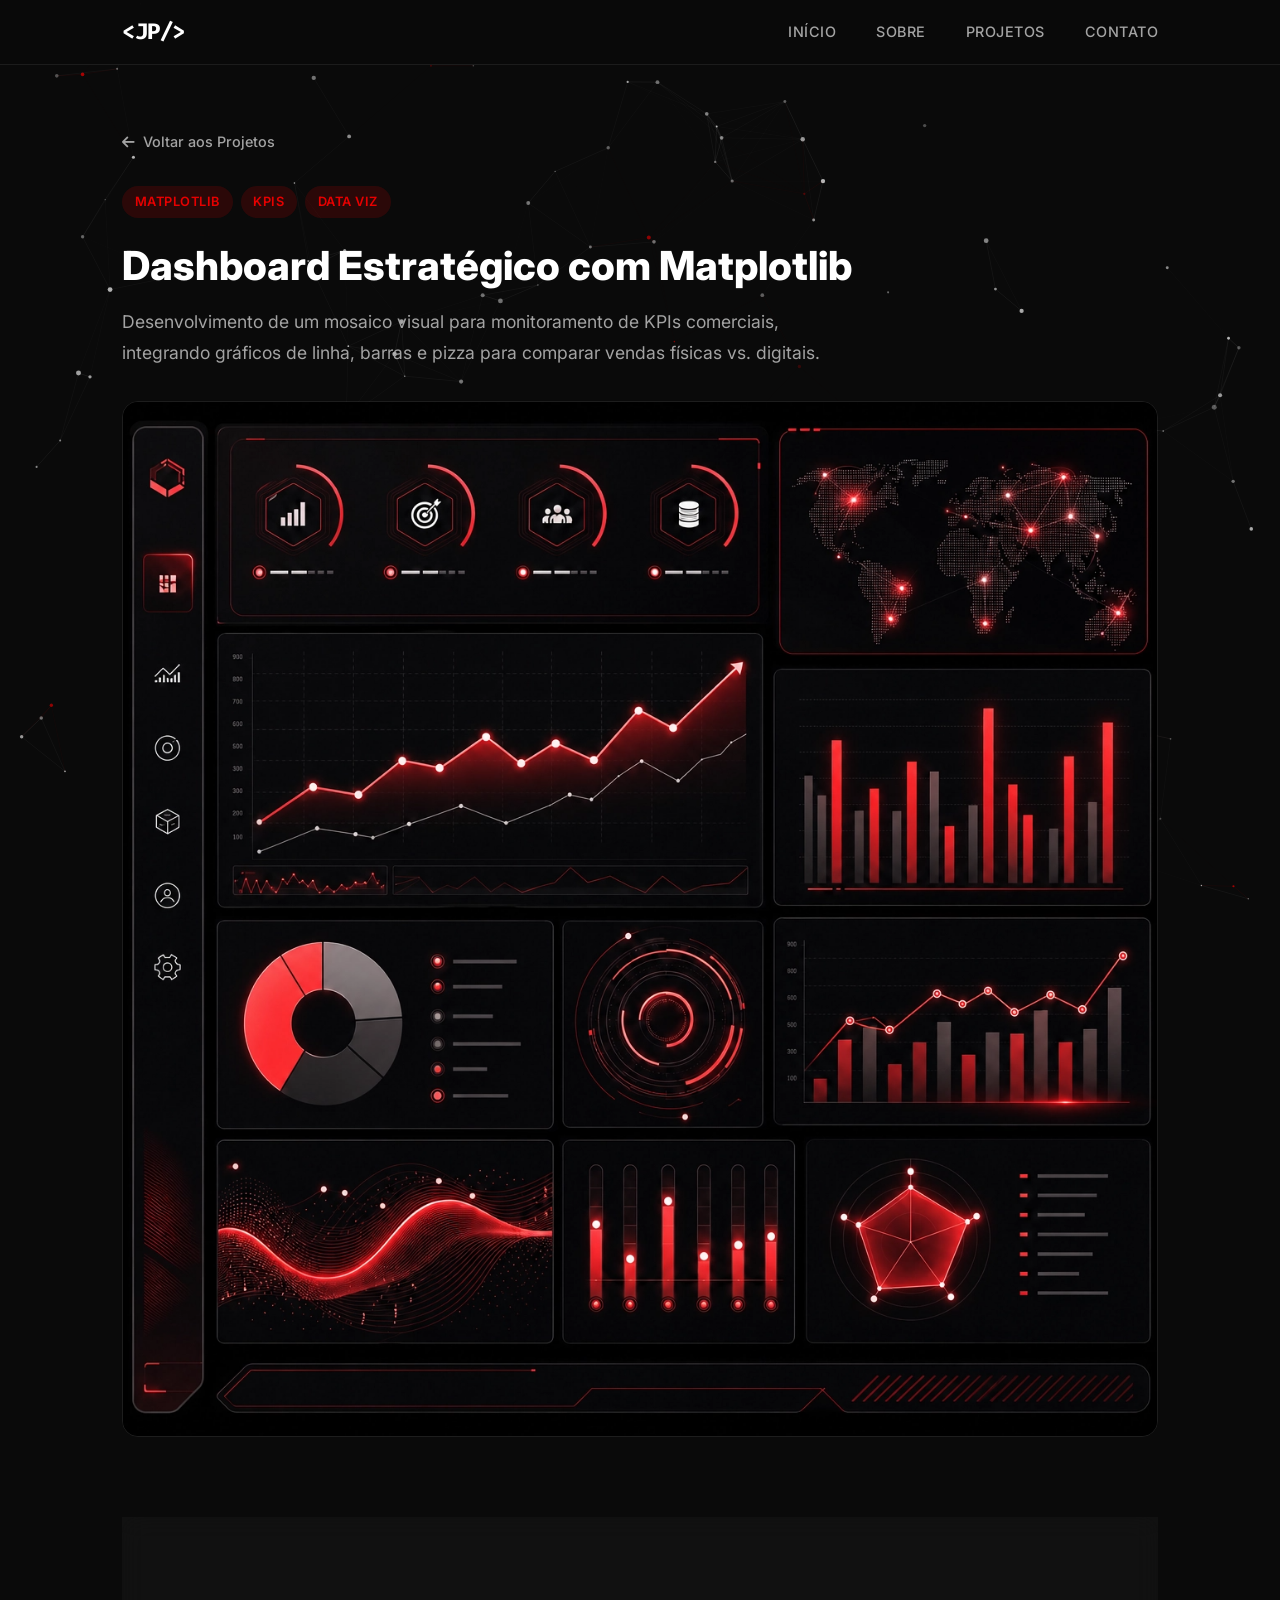
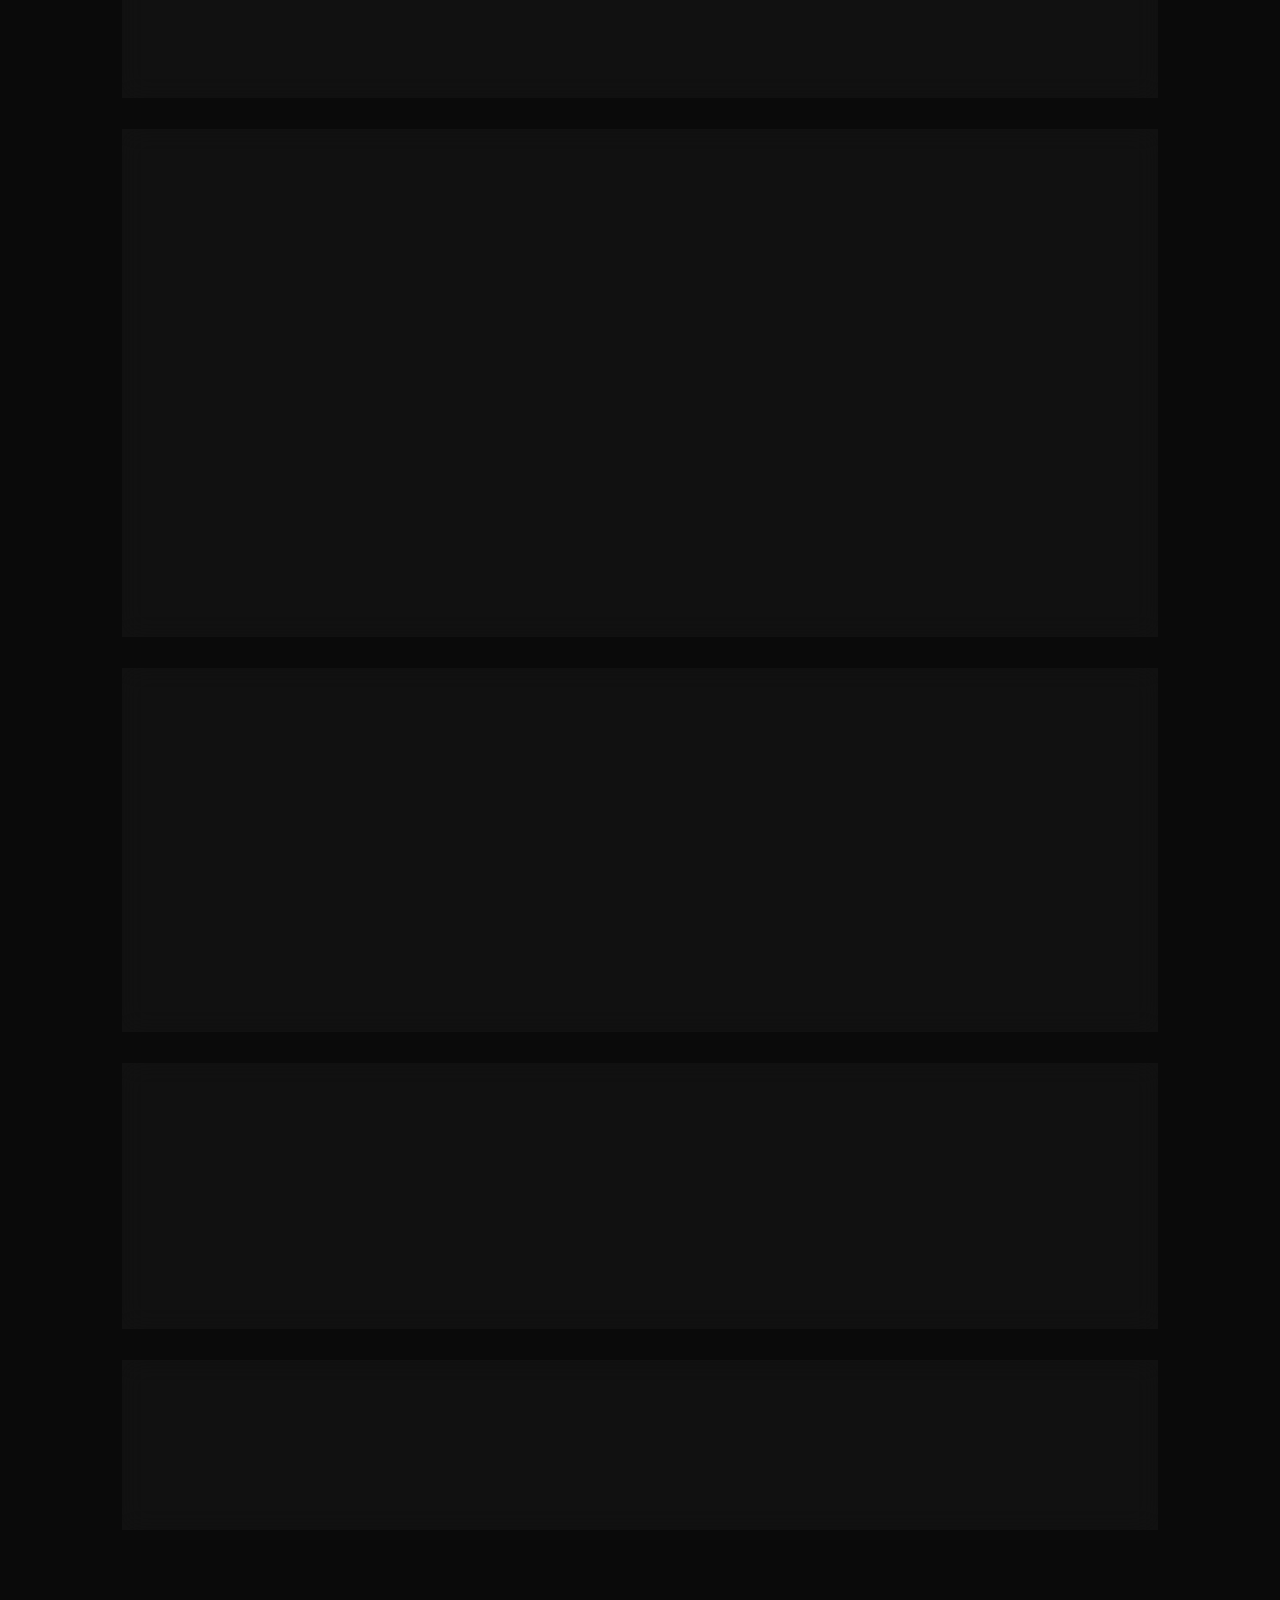
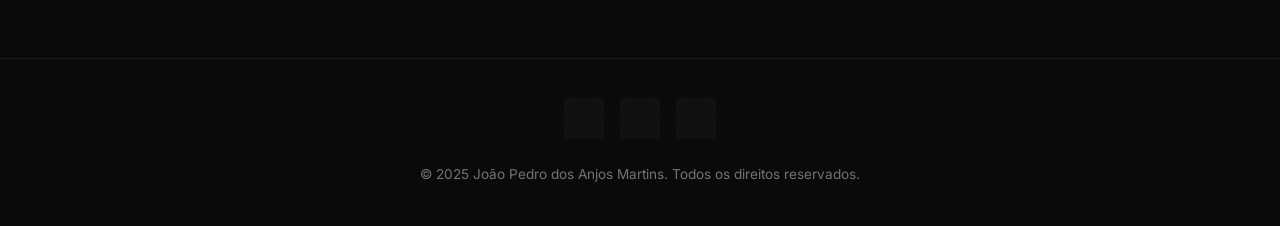
<file: projeto-mosaico.html>
<!DOCTYPE html>
<html lang="pt-br">
<head>
    <meta charset="UTF-8">
    <meta name="viewport" content="width=device-width, initial-scale=1.0">
    <link rel="icon" type="image/png" href="./img/icone-site.png">
    <link rel="stylesheet" href="styles.css">
    <link rel="stylesheet" href="projeto.css">
    <link rel="stylesheet" href="https://cdnjs.cloudflare.com/ajax/libs/font-awesome/6.5.1/css/all.min.css">
    <link href="https://fonts.googleapis.com/css2?family=Inter:wght@300;400;500;600;700;800&family=Fira+Code:wght@400;500&display=swap" rel="stylesheet">
    <title>Dashboard com Matplotlib | João Pedro dos Anjos</title>
</head>
<body>

    <canvas id="particleCanvas"></canvas>

    <nav class="navbar scrolled" id="navbar">
        <div class="nav-container">
            <a href="index.html" class="nav-logo">&lt;JP/&gt;</a>
            <ul class="nav-menu" id="navMenu">
                <li><a href="index.html" class="nav-link">Início</a></li>
                <li><a href="index.html#sobre" class="nav-link">Sobre</a></li>
                <li><a href="index.html#projetos" class="nav-link">Projetos</a></li>
                <li><a href="index.html#contato" class="nav-link">Contato</a></li>
            </ul>
        </div>
    </nav>

    <section class="project-hero">
        <div class="container">
            <a href="index.html#projetos" class="btn-back"><i class="fas fa-arrow-left"></i> Voltar aos Projetos</a>
            <div class="project-hero-content">
                <div class="project-hero-tags">
                    <span class="project-tag">Matplotlib</span>
                    <span class="project-tag">KPIs</span>
                    <span class="project-tag">Data Viz</span>
                </div>
                <h1 class="project-hero-title">Dashboard Estratégico com Matplotlib</h1>
                <p class="project-hero-subtitle">Desenvolvimento de um mosaico visual para monitoramento de KPIs comerciais, integrando gráficos de linha, barras e pizza para comparar vendas físicas vs. digitais.</p>
            </div>
            <div class="project-hero-image">
                <img src="./img/mosaico.png" alt="Dashboard Matplotlib">
            </div>
        </div>
    </section>

    <section class="project-detail section">
        <div class="container">

            <div class="detail-block glass-card">
                <h2 class="detail-title"><i class="fas fa-bullseye"></i> Objetivo</h2>
                <p>Criar um <strong>dashboard analítico completo</strong> utilizando exclusivamente <strong>Matplotlib</strong> e <strong>NumPy</strong>, demonstrando a capacidade de construir visualizações profissionais via código Python, sem dependência de ferramentas visuais como Power BI ou Tableau.</p>
            </div>

            <div class="detail-block glass-card">
                <h2 class="detail-title"><i class="fas fa-code"></i> Composição do Mosaico</h2>
                <div class="methodology-grid">
                    <div class="method-item">
                        <h3>Gráfico de Linha</h3>
                        <p>Acompanhamento do crescimento das vendas ao longo dos 12 meses do ano, com marcadores de destaque para o menor valor do período (Março: 78 mil) e indicação visual da zona de retorno ao crescimento.</p>
                    </div>
                    <div class="method-item">
                        <h3>Gráfico de Barras Horizontais</h3>
                        <p>Ranking dos produtos por quantidade vendida, com destaque automático para o produto com maior volume (Produto B: 45 unidades) e remoção de elementos visuais desnecessários.</p>
                    </div>
                    <div class="method-item">
                        <h3>Gráfico de Pizza</h3>
                        <p>Distribuição das categorias de produtos vendidos: Eletrônicos (45%), Roupas (30%), Alimentos (15%) e Livros (10%), com destaque (explode) na categoria principal.</p>
                    </div>
                    <div class="method-item">
                        <h3>Gráfico de Barras Empilhadas</h3>
                        <p>Comparativo entre vendas Online vs. Loja Física de 2018 a 2021, evidenciando a migração do consumo presencial para o digital ao longo dos anos.</p>
                    </div>
                </div>
            </div>

            <div class="detail-block glass-card">
                <h2 class="detail-title"><i class="fas fa-lightbulb"></i> Destaques Técnicos</h2>
                <ul class="detail-list">
                    <li>Uso de <strong>subplot_mosaic</strong> para layout responsivo e organizado do mosaico (layout 'AA;BB;CD')</li>
                    <li>Paleta de cores personalizada com <strong>Pastel2</strong> e <strong>cycler</strong> para consistência visual</li>
                    <li>Anotações inteligentes com <strong>annotate()</strong> para destaque de valores mínimos e tendências</li>
                    <li>Destaque visual com <strong>axvspan()</strong> para evidenciar zonas de interesse no gráfico de linha</li>
                    <li>Remoção de bordas e ticks desnecessários para um design limpo e profissional</li>
                    <li>Uso de <strong>bar_label()</strong> para rótulos automáticos dentro das barras empilhadas</li>
                </ul>
            </div>

            <div class="detail-block glass-card">
                <h2 class="detail-title"><i class="fas fa-chart-line"></i> Insights do Dashboard</h2>
                <div class="results-grid">
                    <div class="result-item">
                        <span class="result-highlight">+38%</span>
                        <span class="result-label">Crescimento das vendas de Jan (85k) a Dez (108k)</span>
                    </div>
                    <div class="result-item">
                        <span class="result-highlight">300%</span>
                        <span class="result-label">Aumento das vendas online de 2018 a 2021</span>
                    </div>
                    <div class="result-item">
                        <span class="result-highlight">45%</span>
                        <span class="result-label">Participação de Eletrônicos no mix de vendas</span>
                    </div>
                </div>
            </div>

            <div class="detail-block glass-card">
                <h2 class="detail-title"><i class="fas fa-wrench"></i> Tecnologias Utilizadas</h2>
                <div class="tech-tags">
                    <span class="tech-tag"><i class="fab fa-python"></i> Python</span>
                    <span class="tech-tag"><i class="fas fa-chart-line"></i> Matplotlib</span>
                    <span class="tech-tag"><i class="fas fa-calculator"></i> NumPy</span>
                    <span class="tech-tag"><i class="fas fa-palette"></i> Cycler</span>
                </div>
            </div>

        </div>
    </section>

    <footer class="footer">
        <div class="container">
            <div class="footer-content">
                <div class="footer-social">
                    <a href="https://github.com/DosAnjos013" target="_blank" rel="noopener noreferrer" class="social-link" aria-label="GitHub"><i class="fab fa-github"></i></a>
                    <a href="https://www.linkedin.com/in/jo%C3%A3o-pedro-dos-anjos-martins-842b7a15b" target="_blank" rel="noopener noreferrer" class="social-link" aria-label="LinkedIn"><i class="fab fa-linkedin-in"></i></a>
                    <a href="https://discord.com/users/DosAnjosM" target="_blank" rel="noopener noreferrer" class="social-link" aria-label="Discord"><i class="fab fa-discord"></i></a>
                </div>
                <p class="footer-text">&copy; 2025 João Pedro dos Anjos Martins. Todos os direitos reservados.</p>
            </div>
        </div>
    </footer>

    <script>
        var canvas=document.getElementById('particleCanvas');var ctx=canvas.getContext('2d');var particles=[];var mouse={x:null,y:null,radius:150};
        function resizeCanvas(){canvas.width=window.innerWidth;canvas.height=window.innerHeight;}resizeCanvas();window.addEventListener('resize',resizeCanvas);
        function createParticle(){return{x:Math.random()*canvas.width,y:Math.random()*canvas.height,size:Math.random()*2+0.5,speedX:(Math.random()-0.5)*0.8,speedY:(Math.random()-0.5)*0.8,isRed:Math.random()<0.15,opacity:Math.random()*0.5+0.2};}
        function updateParticle(p){p.x+=p.speedX;p.y+=p.speedY;if(p.x>canvas.width)p.x=0;if(p.x<0)p.x=canvas.width;if(p.y>canvas.height)p.y=0;if(p.y<0)p.y=canvas.height;if(mouse.x!==null){var dx=mouse.x-p.x,dy=mouse.y-p.y,dist=Math.sqrt(dx*dx+dy*dy);if(dist<mouse.radius){var f=(mouse.radius-dist)/mouse.radius;p.x-=dx*f*0.02;p.y-=dy*f*0.02;}}}
        function drawParticle(p){ctx.beginPath();ctx.arc(p.x,p.y,p.size,0,Math.PI*2);ctx.fillStyle=p.isRed?'rgba(230,0,0,'+p.opacity+')':'rgba(255,255,255,'+p.opacity+')';ctx.fill();}
        function initParticles(){particles=[];var c=Math.min(Math.floor((canvas.width*canvas.height)/8000),150);for(var i=0;i<c;i++)particles.push(createParticle());}initParticles();window.addEventListener('resize',initParticles);
        function connectParticles(){for(var a=0;a<particles.length;a++)for(var b=a+1;b<particles.length;b++){var dx=particles[a].x-particles[b].x,dy=particles[a].y-particles[b].y,d=Math.sqrt(dx*dx+dy*dy);if(d<120){var o=(1-d/120)*0.15;ctx.strokeStyle=(particles[a].isRed||particles[b].isRed)?'rgba(230,0,0,'+o+')':'rgba(255,255,255,'+o+')';ctx.lineWidth=0.5;ctx.beginPath();ctx.moveTo(particles[a].x,particles[a].y);ctx.lineTo(particles[b].x,particles[b].y);ctx.stroke();}}}
        function animate(){ctx.clearRect(0,0,canvas.width,canvas.height);for(var i=0;i<particles.length;i++){updateParticle(particles[i]);drawParticle(particles[i]);}connectParticles();requestAnimationFrame(animate);}animate();
        window.addEventListener('mousemove',function(e){mouse.x=e.x;mouse.y=e.y;});window.addEventListener('mouseleave',function(){mouse.x=null;mouse.y=null;});
        var obsOpts={threshold:0.1,rootMargin:'0px 0px -50px 0px'};var observer=new IntersectionObserver(function(entries){entries.forEach(function(entry){if(entry.isIntersecting)entry.target.classList.add('revealed');});},obsOpts);
        document.querySelectorAll('.glass-card,.detail-title').forEach(function(el){el.classList.add('reveal');observer.observe(el);});
    </script>
</body>
</html>
</file>
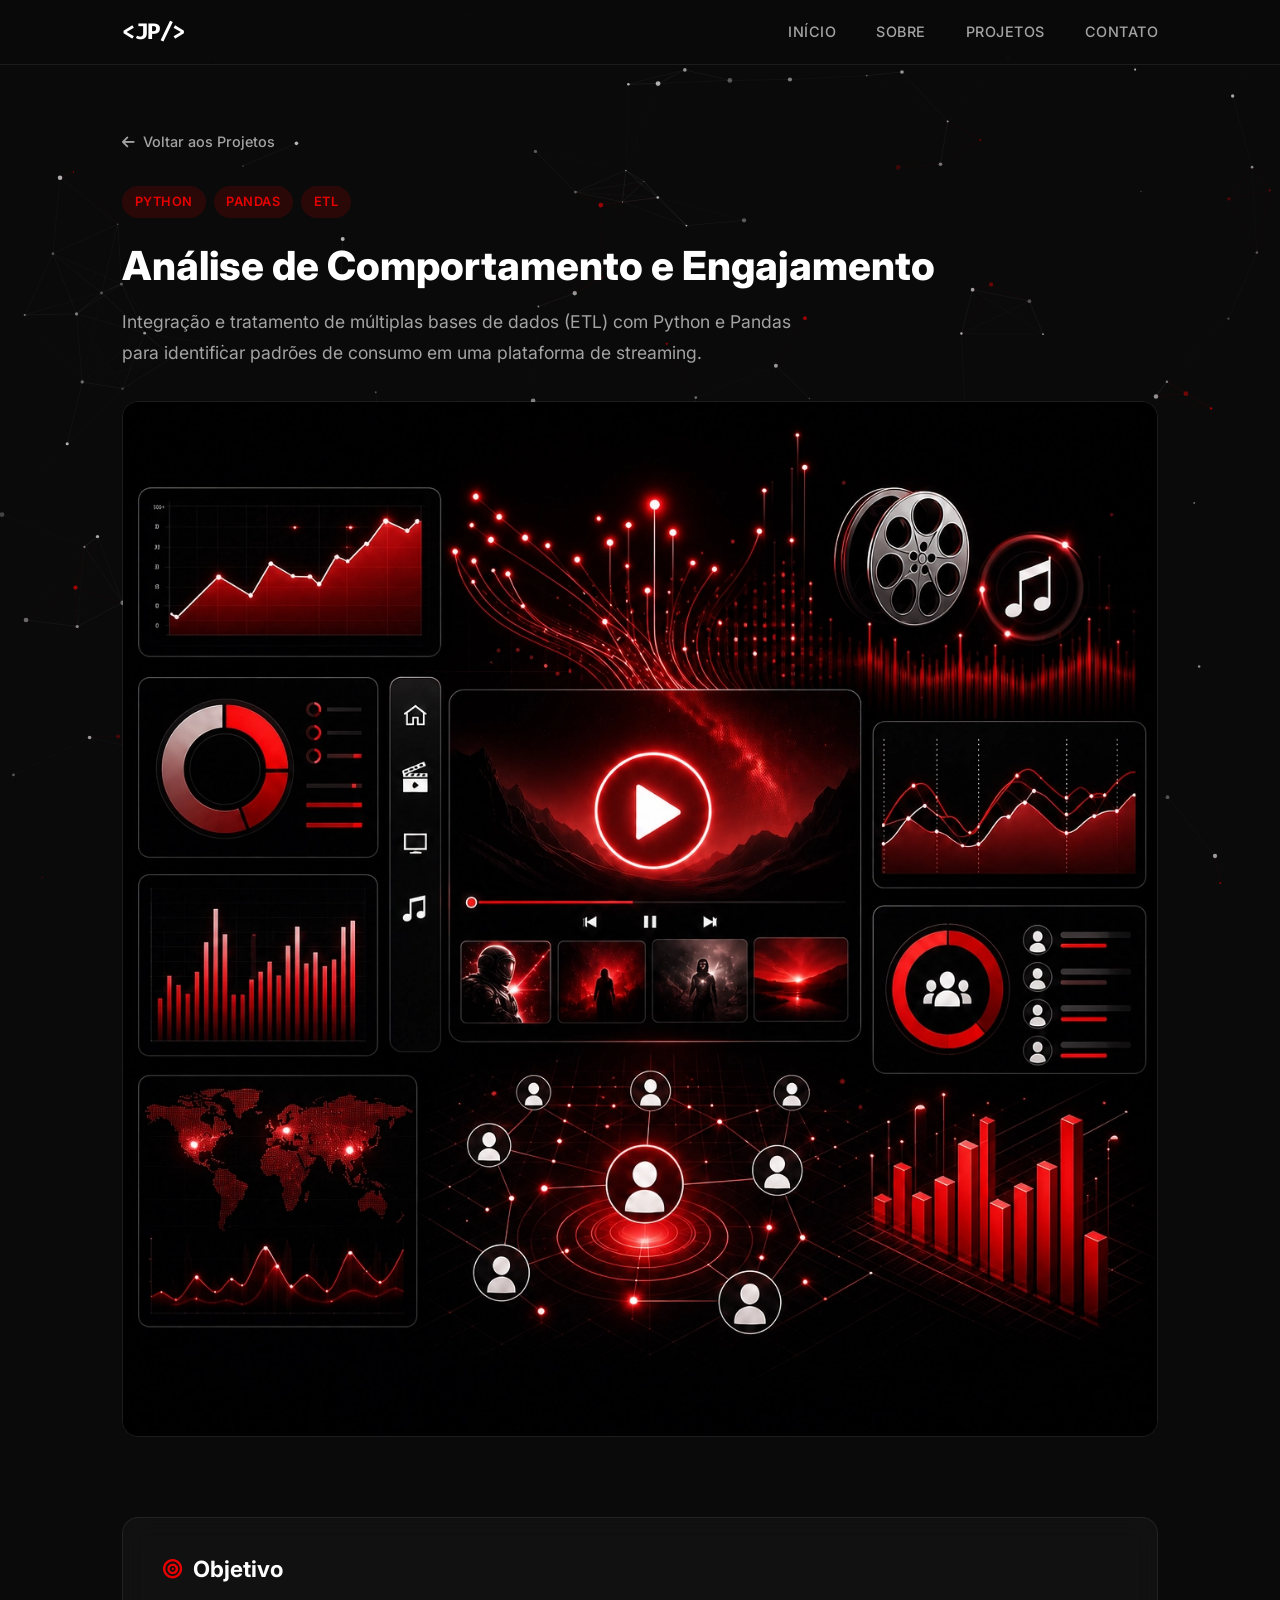
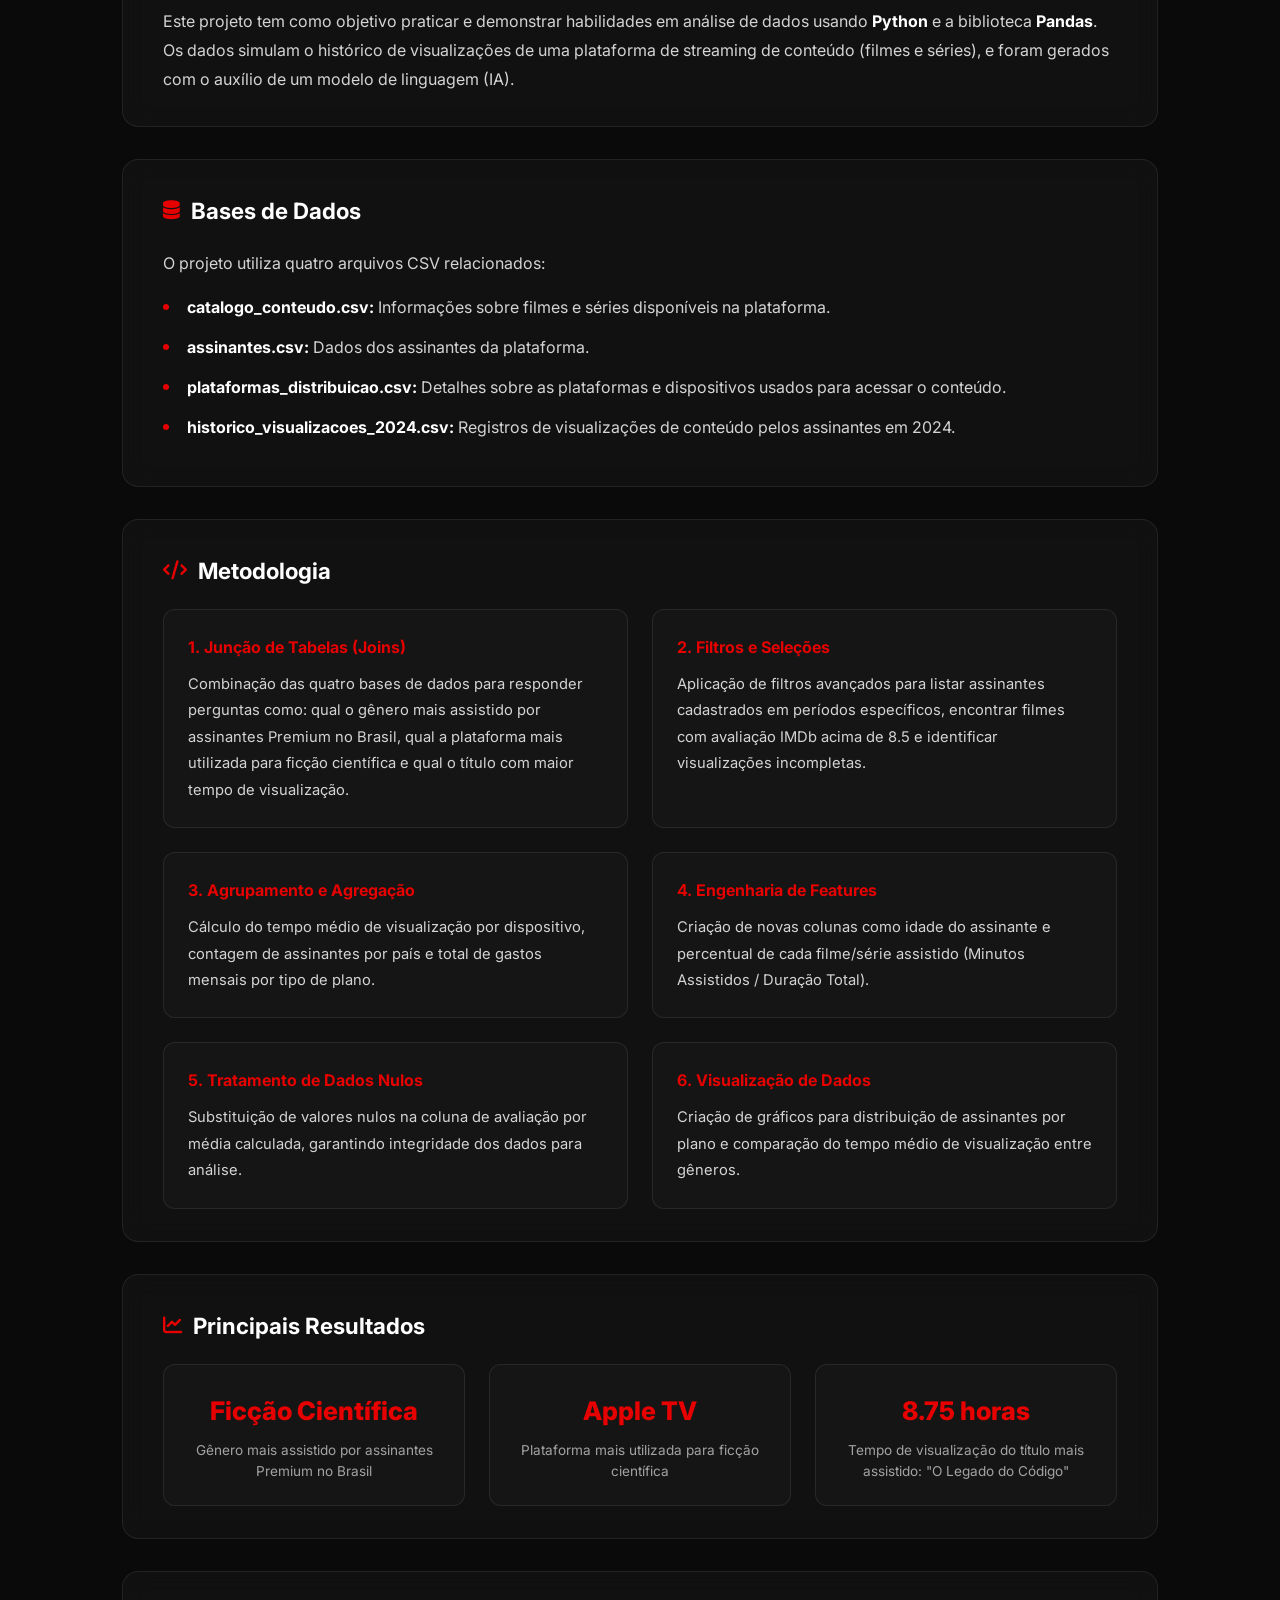
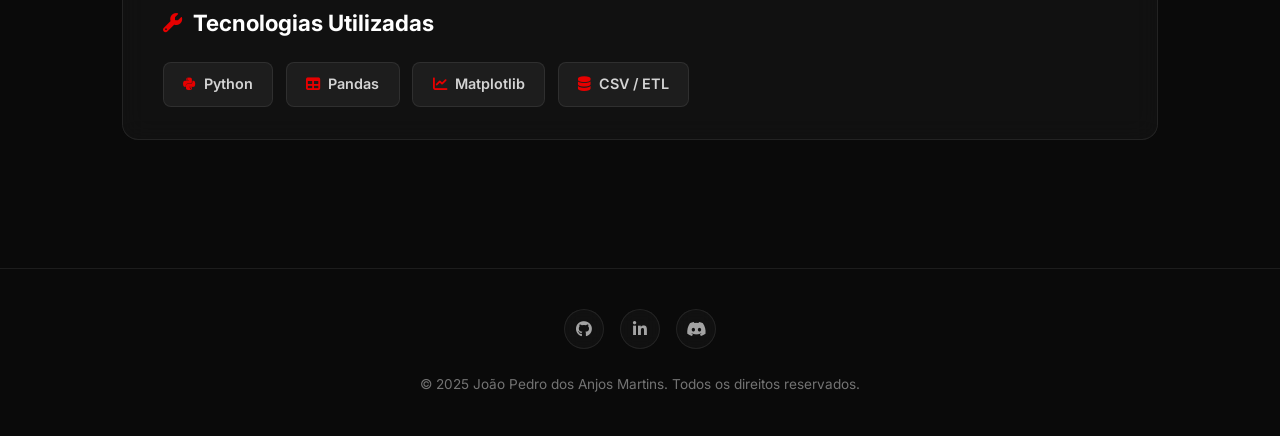
<file: projeto-streaming.html>
<!DOCTYPE html>
<html lang="pt-br">
<head>
    <meta charset="UTF-8">
    <meta name="viewport" content="width=device-width, initial-scale=1.0">
    <link rel="icon" type="image/png" href="./img/icone-site.png">
    <link rel="stylesheet" href="styles.css">
    <link rel="stylesheet" href="projeto.css">
    <link rel="stylesheet" href="https://cdnjs.cloudflare.com/ajax/libs/font-awesome/6.5.1/css/all.min.css">
    <link href="https://fonts.googleapis.com/css2?family=Inter:wght@300;400;500;600;700;800&family=Fira+Code:wght@400;500&display=swap" rel="stylesheet">
    <title>Análise de Streaming | João Pedro dos Anjos</title>
</head>
<body>

    <canvas id="particleCanvas"></canvas>

    <nav class="navbar scrolled" id="navbar">
        <div class="nav-container">
            <a href="index.html" class="nav-logo">&lt;JP/&gt;</a>
            <ul class="nav-menu" id="navMenu">
                <li><a href="index.html" class="nav-link">Início</a></li>
                <li><a href="index.html#sobre" class="nav-link">Sobre</a></li>
                <li><a href="index.html#projetos" class="nav-link">Projetos</a></li>
                <li><a href="index.html#contato" class="nav-link">Contato</a></li>
            </ul>
        </div>
    </nav>

    <section class="project-hero">
        <div class="container">
            <a href="index.html#projetos" class="btn-back"><i class="fas fa-arrow-left"></i> Voltar aos Projetos</a>
            <div class="project-hero-content">
                <div class="project-hero-tags">
                    <span class="project-tag">Python</span>
                    <span class="project-tag">Pandas</span>
                    <span class="project-tag">ETL</span>
                </div>
                <h1 class="project-hero-title">Análise de Comportamento e Engajamento</h1>
                <p class="project-hero-subtitle">Integração e tratamento de múltiplas bases de dados (ETL) com Python e Pandas para identificar padrões de consumo em uma plataforma de streaming.</p>
            </div>
            <div class="project-hero-image">
                <img src="./img/streaming.png" alt="Análise de Streaming">
            </div>
        </div>
    </section>

    <section class="project-detail section">
        <div class="container">

            <div class="detail-block glass-card">
                <h2 class="detail-title"><i class="fas fa-bullseye"></i> Objetivo</h2>
                <p>Este projeto tem como objetivo praticar e demonstrar habilidades em análise de dados usando <strong>Python</strong> e a biblioteca <strong>Pandas</strong>. Os dados simulam o histórico de visualizações de uma plataforma de streaming de conteúdo (filmes e séries), e foram gerados com o auxílio de um modelo de linguagem (IA).</p>
            </div>

            <div class="detail-block glass-card">
                <h2 class="detail-title"><i class="fas fa-database"></i> Bases de Dados</h2>
                <p>O projeto utiliza quatro arquivos CSV relacionados:</p>
                <ul class="detail-list">
                    <li><strong>catalogo_conteudo.csv:</strong> Informações sobre filmes e séries disponíveis na plataforma.</li>
                    <li><strong>assinantes.csv:</strong> Dados dos assinantes da plataforma.</li>
                    <li><strong>plataformas_distribuicao.csv:</strong> Detalhes sobre as plataformas e dispositivos usados para acessar o conteúdo.</li>
                    <li><strong>historico_visualizacoes_2024.csv:</strong> Registros de visualizações de conteúdo pelos assinantes em 2024.</li>
                </ul>
            </div>

            <div class="detail-block glass-card">
                <h2 class="detail-title"><i class="fas fa-code"></i> Metodologia</h2>
                <div class="methodology-grid">
                    <div class="method-item">
                        <h3>1. Junção de Tabelas (Joins)</h3>
                        <p>Combinação das quatro bases de dados para responder perguntas como: qual o gênero mais assistido por assinantes Premium no Brasil, qual a plataforma mais utilizada para ficção científica e qual o título com maior tempo de visualização.</p>
                    </div>
                    <div class="method-item">
                        <h3>2. Filtros e Seleções</h3>
                        <p>Aplicação de filtros avançados para listar assinantes cadastrados em períodos específicos, encontrar filmes com avaliação IMDb acima de 8.5 e identificar visualizações incompletas.</p>
                    </div>
                    <div class="method-item">
                        <h3>3. Agrupamento e Agregação</h3>
                        <p>Cálculo do tempo médio de visualização por dispositivo, contagem de assinantes por país e total de gastos mensais por tipo de plano.</p>
                    </div>
                    <div class="method-item">
                        <h3>4. Engenharia de Features</h3>
                        <p>Criação de novas colunas como idade do assinante e percentual de cada filme/série assistido (Minutos Assistidos / Duração Total).</p>
                    </div>
                    <div class="method-item">
                        <h3>5. Tratamento de Dados Nulos</h3>
                        <p>Substituição de valores nulos na coluna de avaliação por média calculada, garantindo integridade dos dados para análise.</p>
                    </div>
                    <div class="method-item">
                        <h3>6. Visualização de Dados</h3>
                        <p>Criação de gráficos para distribuição de assinantes por plano e comparação do tempo médio de visualização entre gêneros.</p>
                    </div>
                </div>
            </div>

            <div class="detail-block glass-card">
                <h2 class="detail-title"><i class="fas fa-chart-line"></i> Principais Resultados</h2>
                <div class="results-grid">
                    <div class="result-item">
                        <span class="result-highlight">Ficção Científica</span>
                        <span class="result-label">Gênero mais assistido por assinantes Premium no Brasil</span>
                    </div>
                    <div class="result-item">
                        <span class="result-highlight">Apple TV</span>
                        <span class="result-label">Plataforma mais utilizada para ficção científica</span>
                    </div>
                    <div class="result-item">
                        <span class="result-highlight">8.75 horas</span>
                        <span class="result-label">Tempo de visualização do título mais assistido: "O Legado do Código"</span>
                    </div>
                </div>
            </div>

            <div class="detail-block glass-card">
                <h2 class="detail-title"><i class="fas fa-wrench"></i> Tecnologias Utilizadas</h2>
                <div class="tech-tags">
                    <span class="tech-tag"><i class="fab fa-python"></i> Python</span>
                    <span class="tech-tag"><i class="fas fa-table"></i> Pandas</span>
                    <span class="tech-tag"><i class="fas fa-chart-line"></i> Matplotlib</span>
                    <span class="tech-tag"><i class="fas fa-database"></i> CSV / ETL</span>
                </div>
            </div>

        </div>
    </section>

    <footer class="footer">
        <div class="container">
            <div class="footer-content">
                <div class="footer-social">
                    <a href="https://github.com/DosAnjos013" target="_blank" rel="noopener noreferrer" class="social-link" aria-label="GitHub"><i class="fab fa-github"></i></a>
                    <a href="https://www.linkedin.com/in/jo%C3%A3o-pedro-dos-anjos-martins-842b7a15b" target="_blank" rel="noopener noreferrer" class="social-link" aria-label="LinkedIn"><i class="fab fa-linkedin-in"></i></a>
                    <a href="https://discord.com/users/DosAnjosM" target="_blank" rel="noopener noreferrer" class="social-link" aria-label="Discord"><i class="fab fa-discord"></i></a>
                </div>
                <p class="footer-text">&copy; 2025 João Pedro dos Anjos Martins. Todos os direitos reservados.</p>
            </div>
        </div>
    </footer>

    <script>
        var canvas = document.getElementById('particleCanvas');
        var ctx = canvas.getContext('2d');
        var particles = [];
        var mouse = { x: null, y: null, radius: 150 };
        function resizeCanvas() { canvas.width = window.innerWidth; canvas.height = window.innerHeight; }
        resizeCanvas(); window.addEventListener('resize', resizeCanvas);
        function createParticle() { return { x: Math.random()*canvas.width, y: Math.random()*canvas.height, size: Math.random()*2+0.5, speedX: (Math.random()-0.5)*0.8, speedY: (Math.random()-0.5)*0.8, isRed: Math.random()<0.15, opacity: Math.random()*0.5+0.2 }; }
        function updateParticle(p) { p.x+=p.speedX; p.y+=p.speedY; if(p.x>canvas.width)p.x=0; if(p.x<0)p.x=canvas.width; if(p.y>canvas.height)p.y=0; if(p.y<0)p.y=canvas.height; if(mouse.x!==null){var dx=mouse.x-p.x,dy=mouse.y-p.y,dist=Math.sqrt(dx*dx+dy*dy); if(dist<mouse.radius){var f=(mouse.radius-dist)/mouse.radius; p.x-=dx*f*0.02; p.y-=dy*f*0.02;}} }
        function drawParticle(p) { ctx.beginPath(); ctx.arc(p.x,p.y,p.size,0,Math.PI*2); ctx.fillStyle=p.isRed?'rgba(230,0,0,'+p.opacity+')':'rgba(255,255,255,'+p.opacity+')'; ctx.fill(); }
        function initParticles() { particles=[]; var c=Math.min(Math.floor((canvas.width*canvas.height)/8000),150); for(var i=0;i<c;i++) particles.push(createParticle()); }
        initParticles(); window.addEventListener('resize', initParticles);
        function connectParticles() { for(var a=0;a<particles.length;a++) for(var b=a+1;b<particles.length;b++){var dx=particles[a].x-particles[b].x,dy=particles[a].y-particles[b].y,d=Math.sqrt(dx*dx+dy*dy); if(d<120){var o=(1-d/120)*0.15; ctx.strokeStyle=(particles[a].isRed||particles[b].isRed)?'rgba(230,0,0,'+o+')':'rgba(255,255,255,'+o+')'; ctx.lineWidth=0.5; ctx.beginPath(); ctx.moveTo(particles[a].x,particles[a].y); ctx.lineTo(particles[b].x,particles[b].y); ctx.stroke();}} }
        function animate() { ctx.clearRect(0,0,canvas.width,canvas.height); for(var i=0;i<particles.length;i++){updateParticle(particles[i]);drawParticle(particles[i]);} connectParticles(); requestAnimationFrame(animate); }
        animate();
        window.addEventListener('mousemove',function(e){mouse.x=e.x;mouse.y=e.y;});
        window.addEventListener('mouseleave',function(){mouse.x=null;mouse.y=null;});

        var obsOpts={threshold:0.1,rootMargin:'0px 0px -50px 0px'};
        var observer=new IntersectionObserver(function(entries){entries.forEach(function(entry){if(entry.isIntersecting)entry.target.classList.add('revealed');});},obsOpts);
        document.querySelectorAll('.glass-card,.detail-title').forEach(function(el){el.classList.add('reveal');observer.observe(el);});
    </script>
</body>
</html>
</file>
<file: styles.css>
/* ========== RESET & BASE ========== */
* {
    margin: 0;
    padding: 0;
    box-sizing: border-box;
}

html {
    scroll-behavior: smooth;
    font-size: 16px;
}

:root {
    --red: #E60000;
    --red-dark: #B30000;
    --red-glow: rgba(230, 0, 0, 0.3);
    --white: #FFFFFF;
    --gray-100: #F5F5F5;
    --gray-300: #D4D4D4;
    --gray-400: #A3A3A3;
    --gray-500: #737373;
    --black: #0A0A0A;
    --black-light: #141414;
    --black-card: #1A1A1A;
    --glass-bg: rgba(255, 255, 255, 0.03);
    --glass-border: rgba(255, 255, 255, 0.08);
    --font-main: 'Inter', -apple-system, BlinkMacSystemFont, 'Segoe UI', sans-serif;
    --font-code: 'Fira Code', monospace;
}

body {
    font-family: var(--font-main);
    background-color: var(--black);
    color: var(--gray-300);
    line-height: 1.7;
    overflow-x: hidden;
}

/* ========== CANVAS BACKGROUND ========== */
#particleCanvas {
    position: fixed;
    top: 0;
    left: 0;
    width: 100%;
    height: 100%;
    z-index: 0;
    pointer-events: none;
}

/* ========== UTILITY ========== */
.container {
    max-width: 1100px;
    margin: 0 auto;
    padding: 0 2rem;
}

.text-accent {
    color: var(--red);
}

.section {
    padding: 6rem 0;
    position: relative;
    z-index: 1;
}

/* ========== GLASS CARD ========== */
.glass-card {
    background: var(--glass-bg);
    border: 1px solid var(--glass-border);
    border-radius: 16px;
    backdrop-filter: blur(12px);
    -webkit-backdrop-filter: blur(12px);
}

/* ========== SCROLL REVEAL ========== */
.reveal {
    opacity: 0;
    transform: translateY(30px);
    transition: opacity 0.8s ease, transform 0.8s ease;
}

.reveal.revealed {
    opacity: 1;
    transform: translateY(0);
}

/* ========== NAVIGATION ========== */
.navbar {
    position: fixed;
    top: 0;
    left: 0;
    width: 100%;
    z-index: 1000;
    padding: 1.2rem 0;
    transition: all 0.4s ease;
    background: transparent;
}

.navbar.scrolled {
    background: rgba(10, 10, 10, 0.95);
    backdrop-filter: blur(20px);
    -webkit-backdrop-filter: blur(20px);
    border-bottom: 1px solid var(--glass-border);
    padding: 0.8rem 0;
}

.nav-container {
    max-width: 1100px;
    margin: 0 auto;
    padding: 0 2rem;
    display: flex;
    justify-content: space-between;
    align-items: center;
}

.nav-logo {
    font-family: var(--font-code);
    font-size: 1.4rem;
    font-weight: 700;
    color: var(--white);
    text-decoration: none;
    letter-spacing: -0.5px;
    transition: color 0.3s ease;
}

.nav-logo:hover {
    color: var(--red);
}

.nav-menu {
    display: flex;
    list-style: none;
    gap: 2.5rem;
    align-items: center;
}

.nav-link {
    text-decoration: none;
    color: var(--gray-400);
    font-size: 0.9rem;
    font-weight: 500;
    letter-spacing: 0.5px;
    text-transform: uppercase;
    position: relative;
    padding: 0.3rem 0;
    transition: color 0.3s ease;
}

.nav-link::after {
    content: '';
    position: absolute;
    bottom: -2px;
    left: 0;
    width: 0;
    height: 2px;
    background: var(--red);
    transition: width 0.3s ease;
}

.nav-link:hover,
.nav-link.active {
    color: var(--white);
}

.nav-link:hover::after,
.nav-link.active::after {
    width: 100%;
}

/* Hamburger */
.nav-toggle {
    display: none;
    background: none;
    border: none;
    cursor: pointer;
    padding: 0.5rem;
    z-index: 1001;
}

.hamburger {
    display: block;
    width: 24px;
    height: 2px;
    background: var(--white);
    position: relative;
    transition: all 0.3s ease;
}

.hamburger::before,
.hamburger::after {
    content: '';
    position: absolute;
    width: 24px;
    height: 2px;
    background: var(--white);
    transition: all 0.3s ease;
}

.hamburger::before {
    top: -7px;
}

.hamburger::after {
    top: 7px;
}

.nav-toggle.active .hamburger {
    background: transparent;
}

.nav-toggle.active .hamburger::before {
    top: 0;
    transform: rotate(45deg);
    background: var(--red);
}

.nav-toggle.active .hamburger::after {
    top: 0;
    transform: rotate(-45deg);
    background: var(--red);
}

/* ========== HERO ========== */
.hero {
    min-height: 100vh;
    display: flex;
    flex-direction: column;
    justify-content: center;
    align-items: center;
    text-align: center;
    padding: 8rem 2rem 4rem;
    position: relative;
    z-index: 1;
}

.hero-content {
    max-width: 800px;
}

.hero-image-wrapper {
    position: relative;
    width: 220px;
    height: 220px;
    margin: 0 auto 2.5rem;
}

.hero-photo {
    width: 220px;
    height: 220px;
    border-radius: 50%;
    object-fit: cover;
    border: 3px solid var(--red);
    position: relative;
    z-index: 2;
    animation: float 6s ease-in-out infinite;
}

.hero-image-ring {
    position: absolute;
    top: -8px;
    left: -8px;
    width: 236px;
    height: 236px;
    border-radius: 50%;
    border: 1px solid rgba(230, 0, 0, 0.3);
    animation: float 6s ease-in-out infinite reverse;
    z-index: 1;
}

.hero-title {
    font-size: 3rem;
    font-weight: 800;
    color: var(--white);
    line-height: 1.2;
    margin-bottom: 1rem;
    letter-spacing: -1px;
}

.hero-subtitle-wrapper {
    font-family: var(--font-code);
    font-size: 1.2rem;
    color: var(--gray-400);
    margin-bottom: 2.5rem;
    display: flex;
    justify-content: center;
    align-items: center;
    gap: 0;
}

.hero-subtitle-prefix {
    color: var(--red);
    font-weight: 500;
}

.cursor {
    color: var(--red);
    animation: blink 1s step-end infinite;
}

@keyframes blink {
    0%, 100% { opacity: 1; }
    50% { opacity: 0; }
}

/* Buttons */
.hero-cta {
    display: flex;
    gap: 1rem;
    justify-content: center;
    flex-wrap: wrap;
}

.btn {
    display: inline-flex;
    align-items: center;
    gap: 0.5rem;
    padding: 0.85rem 2rem;
    border-radius: 8px;
    font-size: 0.95rem;
    font-weight: 600;
    text-decoration: none;
    cursor: pointer;
    transition: all 0.3s ease;
    border: none;
}

.btn-primary {
    background: var(--red);
    color: var(--white);
}

.btn-primary:hover {
    background: var(--red-dark);
    box-shadow: 0 8px 30px var(--red-glow);
    transform: translateY(-2px);
}

.btn-outline {
    background: transparent;
    color: var(--white);
    border: 1px solid var(--glass-border);
}

.btn-outline:hover {
    border-color: var(--red);
    color: var(--red);
    transform: translateY(-2px);
}

.btn-full {
    width: 100%;
    justify-content: center;
    font-size: 1rem;
    padding: 1rem;
}

/* Scroll Indicator */
.scroll-indicator {
    position: absolute;
    bottom: 2rem;
    left: 50%;
    transform: translateX(-50%);
    color: var(--gray-500);
    font-size: 1.2rem;
    animation: bounce 2s infinite;
    text-decoration: none;
    z-index: 2;
}

@keyframes bounce {
    0%, 20%, 50%, 80%, 100% { transform: translateX(-50%) translateY(0); }
    40% { transform: translateX(-50%) translateY(-10px); }
    60% { transform: translateX(-50%) translateY(-5px); }
}

@keyframes float {
    0%, 100% { transform: translateY(0); }
    50% { transform: translateY(-15px); }
}

/* ========== SECTION TITLE ========== */
.section-title {
    font-size: 2.2rem;
    font-weight: 700;
    color: var(--white);
    text-align: center;
    margin-bottom: 3rem;
    letter-spacing: -0.5px;
}

.title-decoration {
    color: var(--red);
    font-family: var(--font-code);
    margin-right: 0.5rem;
}

/* ========== ABOUT ========== */
.about-content {
    display: grid;
    gap: 2.5rem;
}

.about-card {
    padding: 2.5rem;
}

.about-text {
    font-size: 1.05rem;
    color: var(--gray-300);
    margin-bottom: 1.2rem;
    line-height: 1.8;
}

.about-text:last-child {
    margin-bottom: 0;
}

.about-text strong {
    color: var(--white);
    font-weight: 600;
}

.skills-grid {
    display: grid;
    grid-template-columns: repeat(3, 1fr);
    gap: 1rem;
}

.skill-item {
    display: flex;
    flex-direction: column;
    align-items: center;
    gap: 0.6rem;
    padding: 1.5rem 1rem;
    text-align: center;
    transition: all 0.3s ease;
}

.skill-item:hover {
    border-color: var(--red);
    transform: translateY(-4px);
    box-shadow: 0 8px 25px rgba(230, 0, 0, 0.1);
}

.skill-icon {
    font-size: 2rem;
    color: var(--red);
}

.skill-name {
    font-size: 0.85rem;
    font-weight: 600;
    color: var(--gray-300);
    text-transform: uppercase;
    letter-spacing: 0.5px;
}

/* ========== PROJECTS ========== */
.projects-grid {
    display: grid;
    grid-template-columns: repeat(auto-fill, minmax(320px, 1fr));
    gap: 2rem;
}

.project-card-link {
    cursor: pointer; /* Garante que todo o link mostre a mãozinha */
    text-decoration: none;
    color: inherit;
    display: flex; /* Seguindo o ajuste de alinhamento anterior */
}

.project-card {
    overflow: hidden;
    transition: all 0.4s cubic-bezier(0.4, 0, 0.2, 1);
    cursor: pointer;
    display: flex;
    flex-direction: column;
    width: 100%;
}

.project-placeholder {
    width: 100%;
    aspect-ratio: 16 / 10;
    background: var(--black-light);
    display: flex;
    align-items: center;
    justify-content: center;
}

.project-placeholder i {
    font-size: 4rem;
    color: var(--red);
    opacity: 0.5;
}

.project-card:hover {
    transform: translateY(-8px);
    border-color: rgba(230, 0, 0, 0.3);
    box-shadow: 0 20px 40px rgba(0, 0, 0, 0.4);
}

.project-image-wrapper {
    position: relative;
    overflow: hidden;
}

.project-image {
    width: 100%;
    aspect-ratio: 16 / 10;
    object-fit: contain;
    background: var(--black-light);
    display: block;
    transition: transform 0.5s ease;
}

.project-card:hover .project-image {
    transform: scale(1.05);
}

.project-overlay {
    position: absolute;
    bottom: 0;
    left: 0;
    right: 0;
    padding: 1rem;
    background: linear-gradient(transparent, rgba(10, 10, 10, 0.9));
    display: flex;
    gap: 0.5rem;
    flex-wrap: wrap;
    opacity: 0;
    transform: translateY(10px);
    transition: all 0.3s ease;
}

.project-card:hover .project-overlay {
    opacity: 1;
    transform: translateY(0);
}

.project-tag {
    background: var(--red);
    color: var(--white);
    padding: 0.25rem 0.7rem;
    border-radius: 4px;
    font-size: 0.75rem;
    font-weight: 600;
    text-transform: uppercase;
    letter-spacing: 0.5px;
}

.project-info {
    padding: 1.5rem;
    display: flex;
    flex-direction: column;
    flex-grow: 1;
}

.project-title {
    font-size: 1.15rem;
    font-weight: 700;
    color: var(--white);
    margin-bottom: 0.7rem;
    line-height: 1.4;
}

.project-description {
    font-size: 0.92rem;
    color: var(--gray-400);
    line-height: 1.6;
}

/* ========== CONTACT ========== */
.contact-form {
    max-width: 600px;
    margin: 0 auto;
    padding: 2.5rem;
}

.form-group {
    margin-bottom: 1.5rem;
}

.form-label {
    display: block;
    font-size: 0.85rem;
    font-weight: 600;
    color: var(--gray-400);
    text-transform: uppercase;
    letter-spacing: 0.5px;
    margin-bottom: 0.5rem;
}

.form-input {
    width: 100%;
    padding: 0.9rem 1rem;
    background: rgba(255, 255, 255, 0.04);
    border: 1px solid var(--glass-border);
    border-radius: 8px;
    color: var(--white);
    font-family: var(--font-main);
    font-size: 0.95rem;
    outline: none;
    transition: all 0.3s ease;
}

.form-input:focus {
    border-color: var(--red);
    box-shadow: 0 0 0 3px var(--red-glow);
}

.form-input::placeholder {
    color: var(--gray-500);
}

.form-textarea {
    resize: vertical;
    min-height: 120px;
}

/* ========== SOCIAL LINKS ========== */
.social-bar {
    display: flex;
    justify-content: center;
    gap: 1.5rem;
    margin-top: 2rem;
}

.social-link {
    display: flex;
    align-items: center;
    justify-content: center;
    width: 48px;
    height: 48px;
    border-radius: 50%;
    border: 1px solid var(--glass-border);
    background: var(--glass-bg);
    color: var(--gray-400);
    font-size: 1.2rem;
    text-decoration: none;
    transition: all 0.3s ease;
    backdrop-filter: blur(8px);
    -webkit-backdrop-filter: blur(8px);
}

.social-link:hover {
    color: var(--white);
    border-color: var(--red);
    background: rgba(230, 0, 0, 0.15);
    transform: translateY(-4px);
    box-shadow: 0 8px 25px rgba(230, 0, 0, 0.2);
}

.social-link .social-tooltip {
    position: absolute;
    bottom: calc(100% + 8px);
    left: 50%;
    transform: translateX(-50%) translateY(4px);
    background: var(--black-card);
    color: var(--white);
    font-size: 0.75rem;
    font-weight: 500;
    padding: 0.35rem 0.7rem;
    border-radius: 6px;
    white-space: nowrap;
    opacity: 0;
    pointer-events: none;
    transition: all 0.25s ease;
    border: 1px solid var(--glass-border);
}

.social-link {
    position: relative;
}

.social-link:hover .social-tooltip {
    opacity: 1;
    transform: translateX(-50%) translateY(0);
}

/* ========== FOOTER ========== */
.footer {
    position: relative;
    z-index: 1;
    padding: 2.5rem 0;
    border-top: 1px solid var(--glass-border);
    text-align: center;
}

.footer-content {
    display: flex;
    flex-direction: column;
    align-items: center;
    gap: 1.5rem;
}

.footer-social {
    display: flex;
    gap: 1rem;
}

.footer-social .social-link {
    width: 40px;
    height: 40px;
    font-size: 1rem;
}

.footer-text {
    font-size: 0.85rem;
    color: var(--gray-500);
}

/* ========== RESPONSIVE ========== */
@media (max-width: 768px) {
    html {
        font-size: 15px;
    }

    .nav-toggle {
        display: block;
    }

    .nav-menu {
        position: fixed;
        top: 0;
        right: -100%;
        width: 70%;
        max-width: 300px;
        height: 100vh;
        background: rgba(10, 10, 10, 0.98);
        backdrop-filter: blur(20px);
        -webkit-backdrop-filter: blur(20px);
        flex-direction: column;
        justify-content: center;
        gap: 2rem;
        padding: 2rem;
        transition: right 0.4s ease;
        border-left: 1px solid var(--glass-border);
    }

    .nav-menu.active {
        right: 0;
    }

    .nav-link {
        font-size: 1.1rem;
    }

    .hero {
        padding: 6rem 1.5rem 3rem;
    }

    .hero-title {
        font-size: 2rem;
    }

    .hero-subtitle-wrapper {
        font-size: 1rem;
    }

    .hero-image-wrapper {
        width: 180px;
        height: 180px;
    }

    .hero-photo {
        width: 180px;
        height: 180px;
    }

    .hero-image-ring {
        width: 196px;
        height: 196px;
    }

    .section {
        padding: 4rem 0;
    }

    .section-title {
        font-size: 1.8rem;
    }

    .skills-grid {
        grid-template-columns: repeat(2, 1fr);
    }

    .projects-grid {
        grid-template-columns: 1fr;
    }

    .about-card {
        padding: 1.5rem;
    }

    .contact-form {
        padding: 1.5rem;
    }

    .hero-cta {
        flex-direction: column;
        align-items: center;
    }

    .btn {
        width: 100%;
        max-width: 280px;
        justify-content: center;
    }
}

@media (max-width: 480px) {
    html {
        font-size: 14px;
    }

    .hero-title {
        font-size: 1.7rem;
    }

    .hero-image-wrapper {
        width: 150px;
        height: 150px;
    }

    .hero-photo {
        width: 150px;
        height: 150px;
    }

    .hero-image-ring {
        width: 166px;
        height: 166px;
    }

    .skills-grid {
        grid-template-columns: repeat(2, 1fr);
        gap: 0.7rem;
    }

    .skill-item {
        padding: 1rem 0.5rem;
    }

    .container {
        padding: 0 1rem;
    }
}
</file>
<file: projeto.css>
/* ========== PROJECT PAGE STYLES ========== */

/* Back Button */
.btn-back {
    display: inline-flex;
    align-items: center;
    gap: 0.5rem;
    color: var(--gray-400);
    text-decoration: none;
    font-size: 0.9rem;
    font-weight: 500;
    margin-bottom: 2rem;
    transition: color 0.3s ease;
}

.btn-back:hover {
    color: var(--red);
}

/* Project Hero */
.project-hero {
    padding: 8rem 0 3rem;
    position: relative;
    z-index: 1;
}

.project-hero-content {
    margin-bottom: 2rem;
}

.project-hero-tags {
    display: flex;
    gap: 0.5rem;
    flex-wrap: wrap;
    margin-bottom: 1.5rem;
}

.project-hero-tags .project-tag {
    background: rgba(230, 0, 0, 0.15);
    color: var(--red);
    padding: 0.3rem 0.8rem;
    border-radius: 20px;
    font-size: 0.8rem;
    font-weight: 600;
    text-transform: uppercase;
    letter-spacing: 0.5px;
}

.project-hero-title {
    font-size: 2.5rem;
    font-weight: 800;
    color: var(--white);
    line-height: 1.2;
    margin-bottom: 1rem;
}

.project-hero-subtitle {
    font-size: 1.1rem;
    color: var(--gray-400);
    line-height: 1.8;
    max-width: 700px;
}

.project-hero-image {
    margin-top: 2rem;
    border-radius: 16px;
    overflow: hidden;
    border: 1px solid var(--glass-border);
}

.project-hero-image img {
    width: 100%;
    height: auto;
    display: block;
}

/* Detail Sections */
.project-detail {
    padding-top: 2rem;
}

.detail-block {
    padding: 2rem 2.5rem;
    margin-bottom: 2rem;
}

.detail-title {
    font-size: 1.4rem;
    font-weight: 700;
    color: var(--white);
    margin-bottom: 1.2rem;
    display: flex;
    align-items: center;
    gap: 0.7rem;
}

.detail-title i {
    color: var(--red);
    font-size: 1.2rem;
}

.detail-block p {
    font-size: 1rem;
    color: var(--gray-300);
    line-height: 1.8;
    margin-bottom: 1rem;
}

.detail-block p:last-child {
    margin-bottom: 0;
}

.detail-block strong {
    color: var(--white);
}

/* Lists */
.detail-list {
    list-style: none;
    padding: 0;
    margin-top: 1rem;
}

.detail-list li {
    position: relative;
    padding-left: 1.5rem;
    margin-bottom: 0.8rem;
    color: var(--gray-300);
    line-height: 1.7;
}

.detail-list li::before {
    content: '';
    position: absolute;
    left: 0;
    top: 0.65rem;
    width: 6px;
    height: 6px;
    background: var(--red);
    border-radius: 50%;
}

/* Methodology Grid */
.methodology-grid {
    display: grid;
    grid-template-columns: repeat(2, 1fr);
    gap: 1.5rem;
    margin-top: 1rem;
}

.method-item {
    background: rgba(255, 255, 255, 0.02);
    border: 1px solid var(--glass-border);
    border-radius: 12px;
    padding: 1.5rem;
    transition: border-color 0.3s ease;
}

.method-item:hover {
    border-color: rgba(230, 0, 0, 0.3);
}

.method-item h3 {
    font-size: 1rem;
    font-weight: 700;
    color: var(--red);
    margin-bottom: 0.6rem;
}

.method-item p {
    font-size: 0.92rem;
    margin-bottom: 0;
}

/* Results Grid */
.results-grid {
    display: grid;
    grid-template-columns: repeat(3, 1fr);
    gap: 1.5rem;
    margin-top: 1rem;
}

.result-item {
    background: rgba(255, 255, 255, 0.02);
    border: 1px solid var(--glass-border);
    border-radius: 12px;
    padding: 1.5rem;
    text-align: center;
    display: flex;
    flex-direction: column;
    gap: 0.5rem;
}

.result-highlight {
    font-size: 1.6rem;
    font-weight: 800;
    color: var(--red);
}

.result-label {
    font-size: 0.85rem;
    color: var(--gray-400);
    line-height: 1.5;
}

/* Tech Tags */
.tech-tags {
    display: flex;
    flex-wrap: wrap;
    gap: 0.8rem;
    margin-top: 0.5rem;
}

.tech-tag {
    display: inline-flex;
    align-items: center;
    gap: 0.5rem;
    background: rgba(255, 255, 255, 0.05);
    border: 1px solid var(--glass-border);
    border-radius: 8px;
    padding: 0.6rem 1.2rem;
    font-size: 0.9rem;
    font-weight: 600;
    color: var(--gray-300);
    transition: all 0.3s ease;
}

.tech-tag:hover {
    border-color: var(--red);
    color: var(--white);
}

.tech-tag i {
    color: var(--red);
}

/* Questions Section */
.questions-list {
    list-style: none;
    padding: 0;
    counter-reset: question;
}

.questions-list li {
    counter-increment: question;
    position: relative;
    padding-left: 2.5rem;
    margin-bottom: 1.2rem;
    color: var(--gray-300);
    line-height: 1.7;
    font-size: 1rem;
}

.questions-list li::before {
    content: counter(question);
    position: absolute;
    left: 0;
    top: 0;
    width: 1.8rem;
    height: 1.8rem;
    background: rgba(230, 0, 0, 0.15);
    color: var(--red);
    border-radius: 50%;
    display: flex;
    align-items: center;
    justify-content: center;
    font-size: 0.8rem;
    font-weight: 700;
}

/* Data Dictionary */
.data-table {
    width: 100%;
    border-collapse: collapse;
    margin-top: 1rem;
}

.data-table th,
.data-table td {
    padding: 0.8rem 1rem;
    text-align: left;
    border-bottom: 1px solid var(--glass-border);
    font-size: 0.9rem;
}

.data-table th {
    color: var(--red);
    font-weight: 700;
    text-transform: uppercase;
    font-size: 0.8rem;
    letter-spacing: 0.5px;
}

.data-table td {
    color: var(--gray-300);
}

.data-table tr:hover td {
    background: rgba(255, 255, 255, 0.02);
}

/* Narrative Block */
.narrative-text {
    font-style: italic;
    border-left: 3px solid var(--red);
    padding-left: 1.5rem;
    margin: 1rem 0;
    color: var(--gray-400);
}

/* Cluster Profiles */
.cluster-profiles {
    display: flex;
    flex-direction: column;
    gap: 1.5rem;
    margin-top: 1rem;
}

.cluster-card {
    background: rgba(255, 255, 255, 0.02);
    border: 1px solid var(--glass-border);
    border-radius: 12px;
    padding: 1.5rem 2rem;
    transition: border-color 0.3s ease;
}

.cluster-card:hover {
    border-color: rgba(230, 0, 0, 0.3);
}

.cluster-header {
    display: flex;
    align-items: center;
    gap: 1rem;
    margin-bottom: 1rem;
    flex-wrap: wrap;
}

.cluster-badge {
    display: inline-block;
    background: rgba(230, 0, 0, 0.15);
    color: var(--red);
    padding: 0.25rem 0.8rem;
    border-radius: 20px;
    font-size: 0.75rem;
    font-weight: 700;
    text-transform: uppercase;
    letter-spacing: 0.5px;
    white-space: nowrap;
}

.cluster-badge.badge-danger {
    background: rgba(255, 80, 80, 0.15);
    color: #ff5050;
}

.cluster-badge.badge-success {
    background: rgba(0, 200, 120, 0.15);
    color: #00c878;
}

.cluster-name {
    font-size: 1.1rem;
    font-weight: 700;
    color: var(--white);
}

.cluster-desc {
    font-size: 0.95rem;
    color: var(--gray-300);
    line-height: 1.7;
    margin-bottom: 1.2rem;
}

.cluster-stats {
    display: grid;
    grid-template-columns: repeat(4, 1fr);
    gap: 1rem;
}

.cluster-stat {
    text-align: center;
    background: rgba(255, 255, 255, 0.03);
    border-radius: 8px;
    padding: 0.8rem 0.5rem;
}

.stat-value {
    display: block;
    font-size: 1.2rem;
    font-weight: 800;
    color: var(--red);
    margin-bottom: 0.2rem;
}

.stat-label {
    display: block;
    font-size: 0.75rem;
    color: var(--gray-400);
    text-transform: uppercase;
    letter-spacing: 0.3px;
}

/* Strategy Grid */
.strategy-grid {
    display: grid;
    grid-template-columns: repeat(3, 1fr);
    gap: 1.5rem;
    margin-top: 1rem;
}

.strategy-item {
    background: rgba(255, 255, 255, 0.02);
    border: 1px solid var(--glass-border);
    border-radius: 12px;
    padding: 1.5rem;
    transition: border-color 0.3s ease;
}

.strategy-item:hover {
    border-color: rgba(230, 0, 0, 0.3);
}

.strategy-item h3 {
    font-size: 1rem;
    font-weight: 700;
    color: var(--white);
    margin-bottom: 1rem;
    display: flex;
    align-items: center;
    gap: 0.5rem;
    flex-wrap: wrap;
}

.strategy-cluster {
    display: inline-block;
    background: rgba(230, 0, 0, 0.15);
    color: var(--red);
    padding: 0.2rem 0.6rem;
    border-radius: 12px;
    font-size: 0.7rem;
    font-weight: 700;
    text-transform: uppercase;
    letter-spacing: 0.3px;
}

.strategy-cluster.cluster-danger {
    background: rgba(255, 80, 80, 0.15);
    color: #ff5050;
}

.strategy-cluster.cluster-success {
    background: rgba(0, 200, 120, 0.15);
    color: #00c878;
}

/* Code Block */
.code-block {
    background: rgba(0, 0, 0, 0.4);
    border: 1px solid var(--glass-border);
    border-radius: 12px;
    overflow: hidden;
    margin: 1.5rem 0;
}

.code-header {
    background: rgba(255, 255, 255, 0.05);
    padding: 0.6rem 1.2rem;
    border-bottom: 1px solid var(--glass-border);
}

.code-lang {
    font-size: 0.8rem;
    font-weight: 600;
    color: var(--gray-400);
    display: flex;
    align-items: center;
    gap: 0.5rem;
}

.code-lang i {
    color: var(--red);
}

.code-block pre {
    padding: 1.2rem 1.5rem;
    margin: 0;
    overflow-x: auto;
}

.code-block code {
    font-family: 'Fira Code', monospace;
    font-size: 0.85rem;
    color: var(--gray-300);
    line-height: 1.7;
}

/* Responsive */
@media (max-width: 768px) {
    .project-hero-title {
        font-size: 1.8rem;
    }

    .methodology-grid {
        grid-template-columns: 1fr;
    }

    .results-grid {
        grid-template-columns: 1fr;
    }

    .detail-block {
        padding: 1.5rem;
    }

    .cluster-stats {
        grid-template-columns: repeat(2, 1fr);
    }

    .strategy-grid {
        grid-template-columns: 1fr;
    }
}

@media (max-width: 480px) {
    .project-hero-title {
        font-size: 1.5rem;
    }

    .project-hero-subtitle {
        font-size: 1rem;
    }

    .detail-block {
        padding: 1.2rem;
    }

    .tech-tags {
        gap: 0.5rem;
    }

    .cluster-stats {
        grid-template-columns: repeat(2, 1fr);
        gap: 0.5rem;
    }

    .cluster-card {
        padding: 1.2rem;
    }

    .cluster-name {
        font-size: 1rem;
    }

    .code-block pre {
        padding: 0.8rem 1rem;
    }

    .code-block code {
        font-size: 0.75rem;
    }
}
</file>
